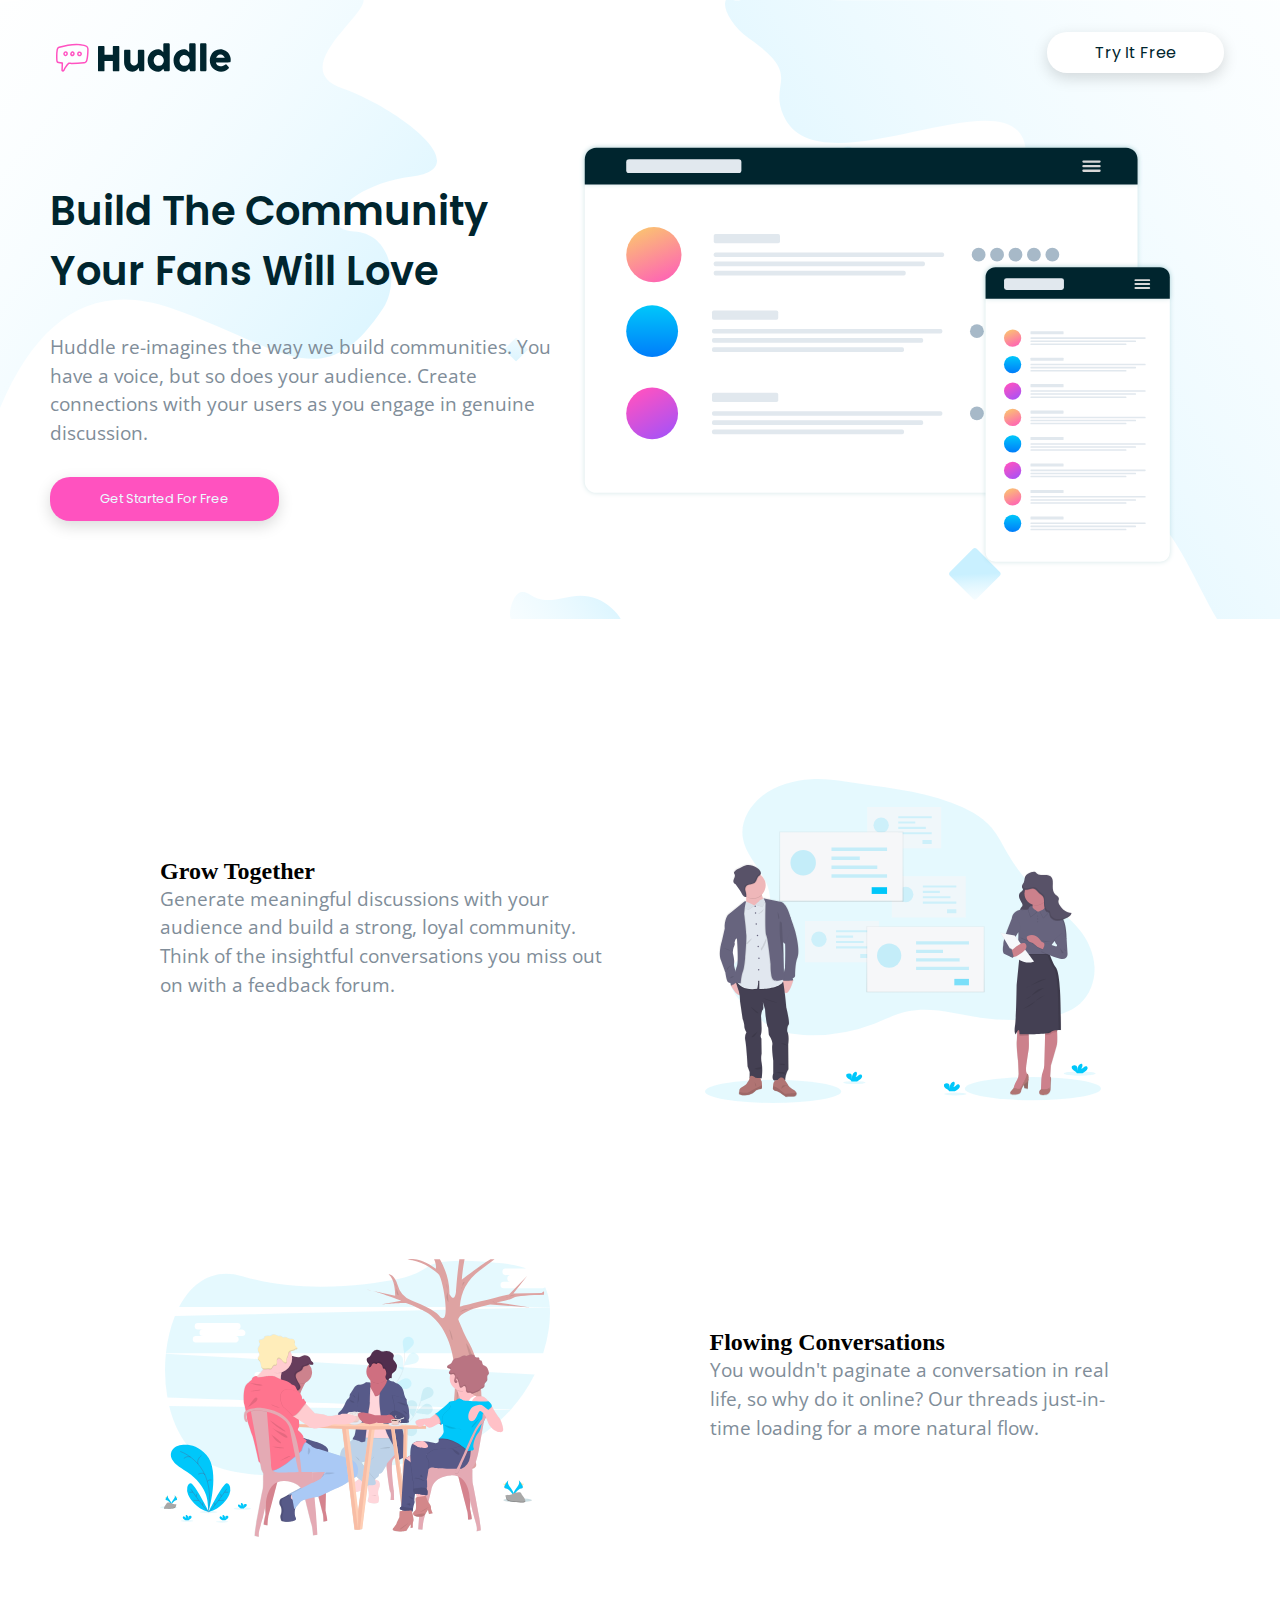
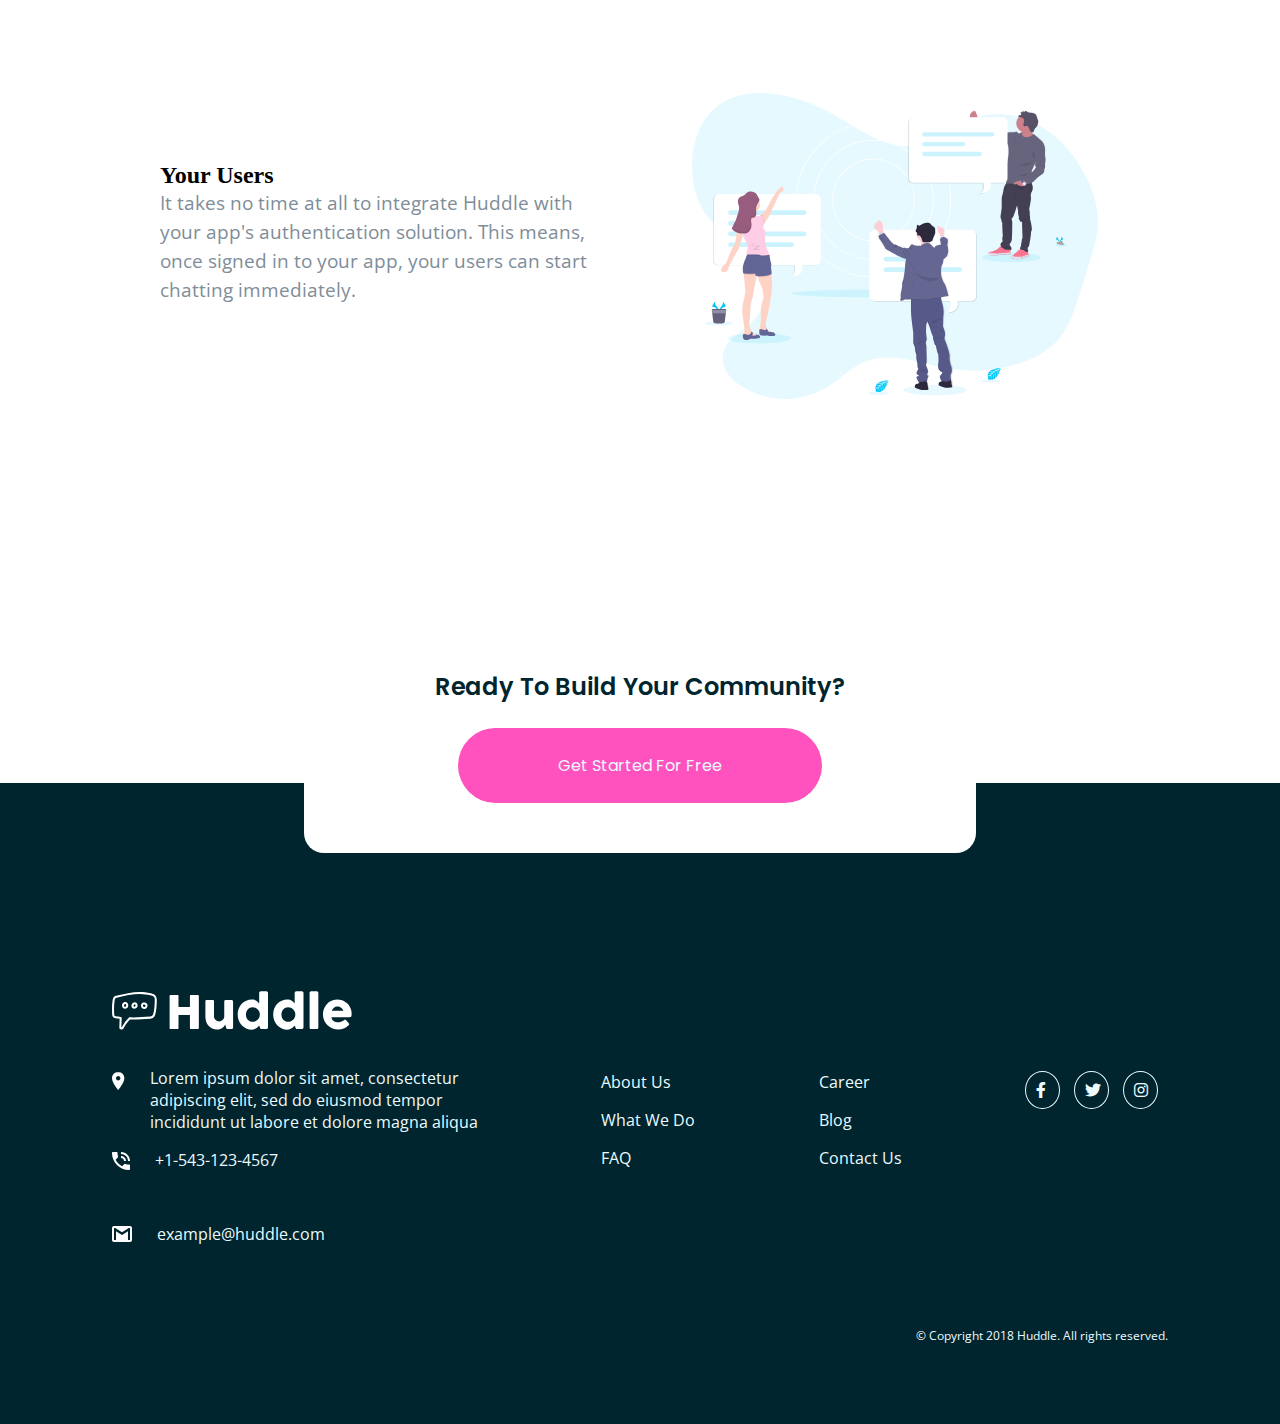
<file: index.html>
<!DOCTYPE html>
<html lang="en">
  <head>
    <meta charset="UTF-8" />
    <meta http-equiv="X-UA-Compatible" content="IE=edge" />
    <meta name="viewport" content="width=device-width, initial-scale=1.0" />
    <title>Huddle</title>
    <link rel="stylesheet" href="./style.css" />
    <link rel="icon" type="image/x-icon" href="./favicon-32x32.png" />
    <link
      rel="stylesheet"
      href="https://cdnjs.cloudflare.com/ajax/libs/font-awesome/6.0.0/css/all.min.css"
    />
  </head>

  <body>
    <header>
      <div class="header-top">
        <img src="logo.svg" alt="huddle-logo" />
        <button>Try It Free</button>
      </div>

      <section class="first-section">
        <div class="first-section__left">
          <h1>Build The Community<br />Your Fans Will Love</h1>
          <p>
            Huddle re-imagines the way we build communities. You have a voice,
            but so does your audience. Create connections with your users as you
            engage in genuine discussion.
          </p>
          <button class="get-started">Get Started For Free</button>
        </div>
        <div class="first-section__right">
          <img src="illustration-mockups.svg" alt="illustration-mockups" />
        </div>
      </section>
    </header>

    <main>
      <section class="second-section">
        <div class="second-section__left">
          <h2>Grow Together</h2>
          <p>
            Generate meaningful discussions with your audience and build a
            strong, loyal community. Think of the insightful conversations you
            miss out on with a feedback forum.
          </p>
        </div>
        <div class="second-section__right">
          <img
            src="illustration-grow-together.svg"
            alt="illustration-grow-together"
          />
        </div>
      </section>

      <section class="third-section">
        <div class="third-section__left">
          <img
            src="illustration-flowing-conversation.svg"
            alt="illustration-engage-community"
          />
        </div>
        <div class="third-section__right">
          <h2>Flowing Conversations</h2>
          <p>
            You wouldn't paginate a conversation in real life, so why do it
            online? Our threads just-in-time loading for a more natural flow.
          </p>
        </div>
      </section>

      <section class="fourth-section">
        <div class="fourth-section__left">
          <h2>Your Users</h2>
          <p>
            It takes no time at all to integrate Huddle with your app's
            authentication solution. This means, once signed in to your app,
            your users can start chatting immediately.
          </p>
        </div>
        <div class="fourth-section__right">
          <img
            src="./illustration-your-users.svg"
            alt="illustration-get-started"
          />
        </div>
      </section>

      <section class="build">
        <h3>Ready To Build Your Community?</h3>
        <button>Get Started For Free</button>
      </section>
    </main>
    <footer>
      <div class="footer-contents">
        <div class="footer__left">
          <img src="logo.svg" alt="huddle-logo" class="huddle-logo" />
          <div class="location">
            <div>
              <img src="icon-location.svg" alt="location-icon" />
            </div>
            <div>
              Lorem ipsum dolor sit amet, consectetur<br />adipiscing elit, sed
              do eiusmod tempor<br />incididunt ut labore et dolore magna aliqua
            </div>
          </div>
          <div class="call">
            <div><img src="icon-phone.svg" alt="call-icon" /></div>
            <div>+1-543-123-4567</div>
          </div>
          <div class="email">
            <div><img src="icon-email.svg" alt="email-icon" /></div>
            <div>example@huddle.com</div>
          </div>
        </div>
        <div class="details-list">
          <ul>
            <li><a href="https://example.com">About Us</a></li>
            <li><a href="https://example.com">What We Do</a></li>
            <li><a href="https://example.com">FAQ</a></li>
          </ul>
        </div>
        <div class="details-list">
          <ul>
            <li><a href="https://example.com">Career</a></li>
            <li><a href="https://example.com">Blog</a></li>
            <li><a href="https://example.com">Contact Us</a></li>
          </ul>
        </div>
        <div class="social-media">
          <i class="fab fa-facebook-f"></i>
          <i class="fab fa-twitter"></i>
          <i class="fab fa-instagram"></i>
        </div>
      </div>
      <div class="copyright">
        &copy; Copyright 2018 Huddle. All rights reserved.
      </div>
    </footer>
  </body>
</html>
</file>
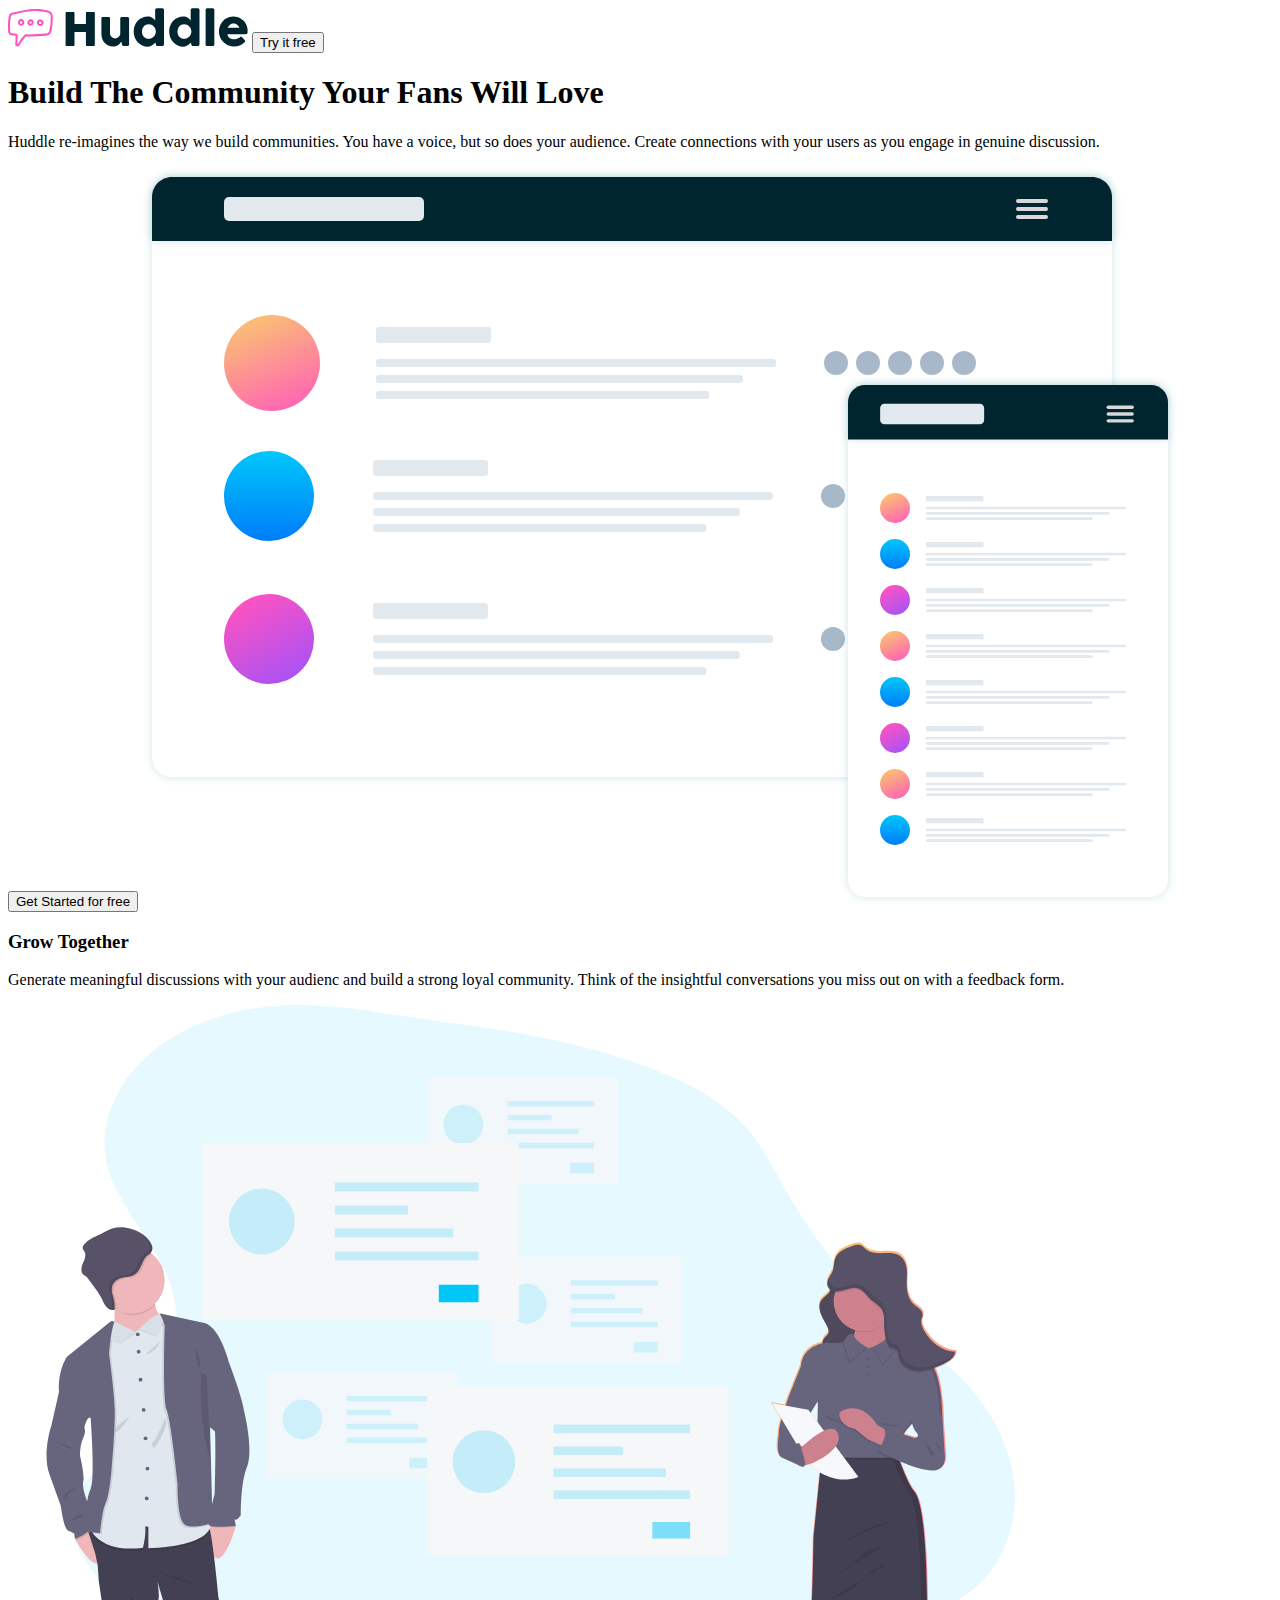
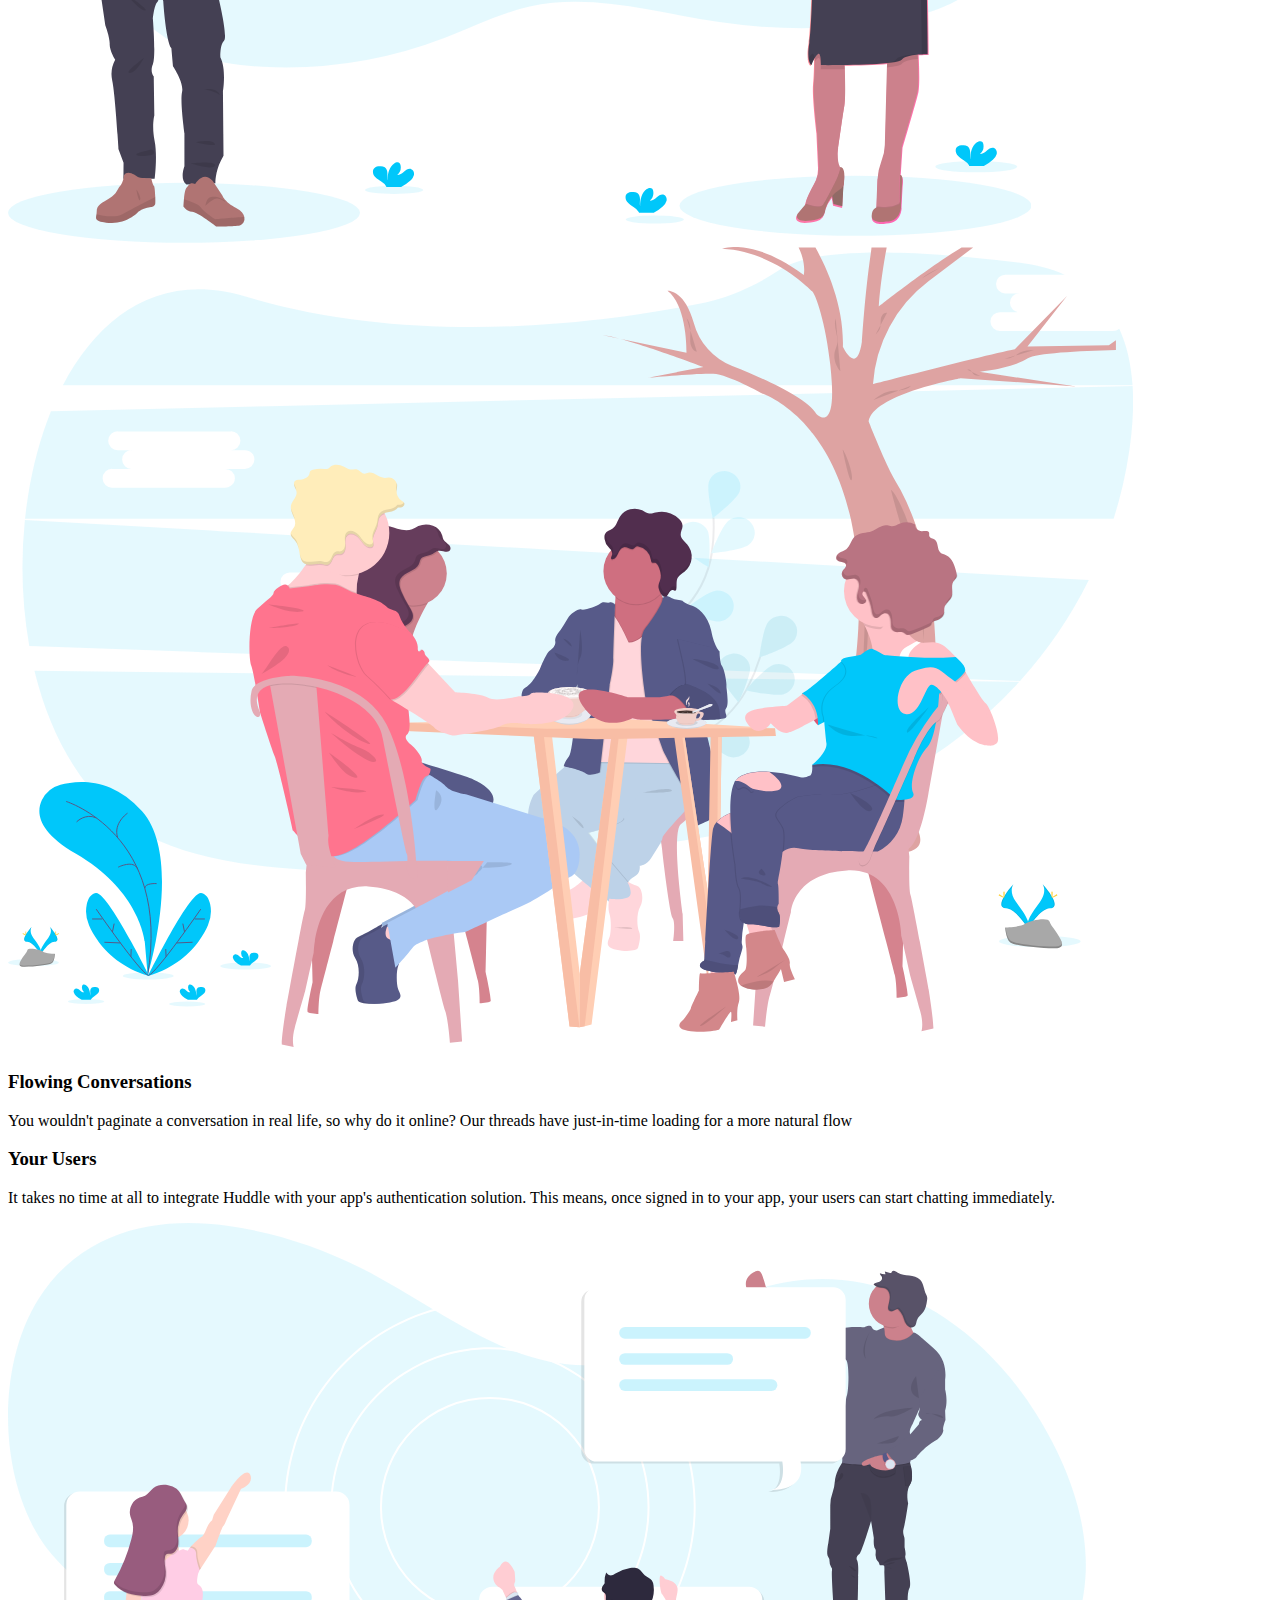
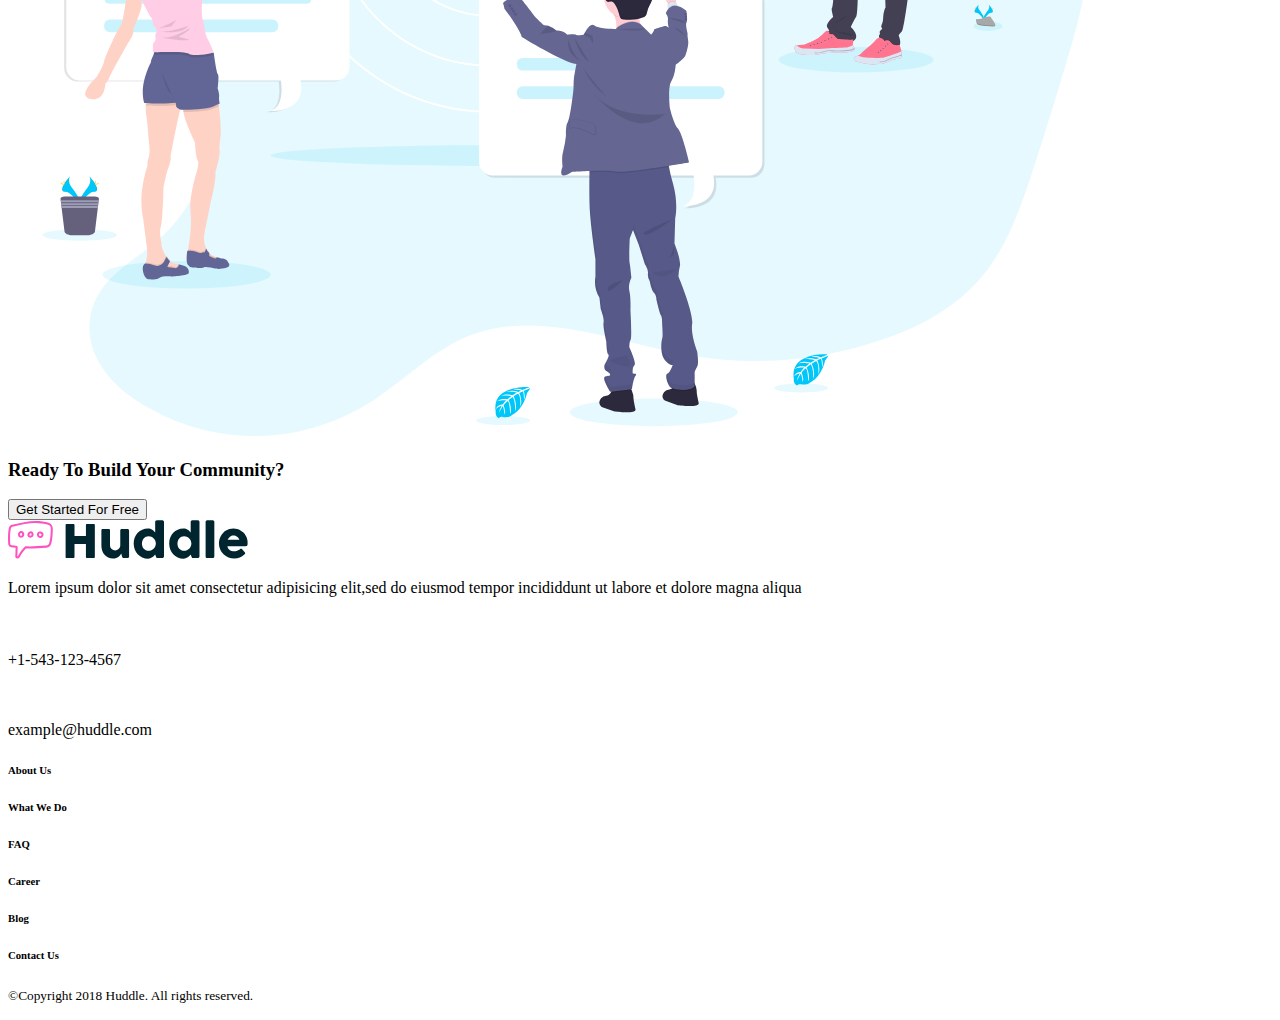
<file: main.html>
<!DOCTYPE html>
<html lang="en">
  <head>
    <meta charset="UTF-8" />
    <meta http-equiv="X-UA-Compatible" content="IE=edge" />
    <meta name="viewport" content="width=device-width, initial-scale=1.0" />
    <title>Huddle</title>
    <link rel="icon" type="image/x-icon" href="./favicon-32x32.png" />
  </head>
  <body>
    <header>
      <svg width="240" height="39" xmlns="http://www.w3.org/2000/svg">
        <g fill-rule="nonzero" fill="none">
          <path
            d="M27.967.879C20.242.875 12.182 2.615 4.047 4.872c-1.033.208-2.041.884-2.574 1.72C.983 7.38.805 8.171.652 9c-.79 4.428-.694 8.776-.53 13.594.036 1.103.2 2.41.715 3.205.538.803 1.46 1.313 2.561 1.48a95.99 95.99 0 0 0 4.232.525l-.312 8.698c-.048.692.29 1.267.71 1.598.376.286.795.413 1.225.445.86.065 1.869-.303 2.37-1.257 2.195-4.224 3.572-6.089 6.317-8.895 7.158.176 13.407-.222 20.482-.745 2.501-.065 4.218-2.11 4.672-3.743 1.357-4.232 1.568-9.456 1.712-14.737.061-2.093-.665-4.148-1.95-5.234-1.222-.991-2.702-1.35-4.058-1.718C35.031 1.363 31.263.905 27.967.879zm10.29 3.31c1.358.369 2.555.724 3.31 1.337 1.26 1.339 1.218 2.23 1.2 3.675-.142 5.122-.388 10.093-1.544 13.86-.498 1.405-1.366 2.405-3.006 2.556-7.208.533-13.462.945-20.707.739a1.032 1.032 0 0 0-.763.302c-3.044 3.074-4.601 5.21-6.921 9.676-.054.102-.171.164-.315.175-.097-.005-.136-.08-.142-.148l.314-9.432c.019-.509-.401-.995-.907-1.05a95.48 95.48 0 0 1-5.06-.62c-.726-.111-.994-.31-1.193-.606-.346-.825-.338-1.335-.365-2.128-.162-4.775-.242-8.948.491-13.1.068-.614.298-1.242.542-1.767.404-.632 1.023-.725 1.644-.897 7.956-2.197 15.74-3.84 23.068-3.845 3.592.13 7.364.49 10.354 1.273zm-27.479 8.09c-1.096 1.313-.987 3.096-.14 4.29.442.625 1.132 1.128 1.972 1.242 1.091.09 1.783-.352 2.53-.86 1.353-1.176 1.49-3.228.461-4.71-.524-.755-1.362-1.208-2.218-1.24-1.172.012-1.968.535-2.605 1.277zm11.856-1.072c-1.092.035-1.975.791-2.514 1.607-.617.933-.977 2.101-.478 3.246.96 2.203 4.277 2.176 5.6-.063.61-1.032.454-2.205 0-3.056-.452-.85-1.136-1.543-2.131-1.702a2.494 2.494 0 0 0-.477-.032zm9.625.207c-.34-.008-.69.024-1.018.111-1.312.35-2.429 1.704-2.26 3.437.086.872.487 1.722 1.21 2.308.723.585 1.773.847 2.88.62 1.272-.26 2.06-1.285 2.323-2.275.263-.99.197-1.999-.414-2.817a3.47 3.47 0 0 0-2.72-1.384zm-18.965 1.623c.245.002.438.08.637.366.445.642.321 1.615-.128 2.005-.447.39-.726.424-.922.398-.196-.027-.395-.162-.573-.414-.34-.48-.44-1.256.007-1.81.238-.316.675-.513.98-.545zm9.483.223c.038.006.464.253.668.636.204.383.242.739.048 1.066-.577.976-1.804.712-1.99.287-.07-.162-.017-.813.32-1.32.335-.509.757-.7.954-.67zm10.564.748c.062.083.213.64.096 1.082-.118.442-.31.715-.78.811-.602.124-.94 0-1.193-.207-.254-.205-.425-.552-.462-.923-.09-.92.24-1.133.764-1.273.61-.15 1.3.112 1.575.51z"
            fill="#FF52C1"
          />
          <path
            d="M57.61 4.996c.016-.26.111-.494.287-.701a.875.875 0 0 1 .701-.31h6.826c.23 0 .467.096.712.287a.883.883 0 0 1 .368.724v10.893h11.421V4.996c0-.276.096-.513.287-.712.192-.2.44-.3.747-.3h6.734c.306 0 .574.077.804.23.23.154.345.399.345.736V37.1c0 .337-.1.59-.3.758-.198.169-.459.253-.78.253h-6.803c-.306 0-.555-.084-.747-.253-.191-.168-.287-.42-.287-.758V24.047H66.504V37.1c0 .322-.104.57-.31.747-.207.176-.487.264-.84.264h-6.756c-.643 0-.972-.299-.988-.896V4.996zm62.875 32.725c-.199.168-.41.275-.632.321a3.123 3.123 0 0 1-.631.07h-3.47c-.276 0-.514-.05-.713-.15-.2-.1-.368-.234-.506-.402a2.384 2.384 0 0 1-.344-.575 4.884 4.884 0 0 1-.23-.666l-.712-2.942c-.23.475-.563 1.015-1 1.62a8.495 8.495 0 0 1-1.666 1.7c-.674.53-1.479.974-2.413 1.334-.935.36-2.007.54-3.218.54-1.746 0-3.332-.337-4.757-1.011a10.904 10.904 0 0 1-3.642-2.758c-1.003-1.164-1.781-2.524-2.332-4.08-.552-1.554-.828-3.213-.828-4.974V10.695c0-.582.127-1.022.38-1.321.252-.299.654-.448 1.206-.448h5.308c.66 0 1.111.11 1.356.333.245.222.368.655.368 1.298v14.96c0 .66.15 1.284.448 1.874.299.59.693 1.11 1.184 1.562.49.452 1.045.809 1.666 1.069.62.26 1.252.39 1.896.39.551 0 1.122-.13 1.712-.39a6.361 6.361 0 0 0 1.631-1.046c.498-.436.908-.95 1.23-1.54.322-.59.482-1.214.482-1.872V10.626c0-.26.05-.52.15-.781.1-.26.249-.46.448-.598.199-.122.387-.206.563-.252.176-.046.38-.07.609-.07h5.194c.658 0 1.133.162 1.424.483.291.322.437.751.437 1.287v25.716c0 .29-.065.559-.195.804s-.31.437-.54.574l.137-.068zm26.681-3.172c-.414.414-.87.858-1.367 1.333-.498.475-1.046.92-1.643 1.333a9.3 9.3 0 0 1-1.93 1.023 6.097 6.097 0 0 1-2.23.402c-2.083 0-4.002-.39-5.757-1.172a13.777 13.777 0 0 1-4.527-3.206c-1.264-1.356-2.252-2.953-2.964-4.792-.713-1.838-1.069-3.814-1.069-5.929 0-2.13.356-4.11 1.069-5.94.712-1.83 1.7-3.424 2.964-4.78a13.635 13.635 0 0 1 4.527-3.194c1.755-.774 3.674-1.161 5.757-1.161.843 0 1.613.123 2.31.368a8.51 8.51 0 0 1 1.907.942c.575.383 1.103.816 1.586 1.298.482.483.938.954 1.367 1.414V1.985c0-.49.15-.903.448-1.24.299-.338.747-.506 1.345-.506h5.17c.2 0 .41.042.632.126.222.085.425.203.61.357.183.153.332.337.447.551.115.215.173.452.173.712v34.357c0 1.18-.62 1.77-1.862 1.77h-4.504c-.306 0-.544-.04-.712-.116a1.13 1.13 0 0 1-.426-.333 2.319 2.319 0 0 1-.31-.551 17.13 17.13 0 0 0-.344-.77l-.667-1.793zm-13.214-11.008a8.39 8.39 0 0 0 .471 2.839c.314.88.762 1.643 1.345 2.286a6.384 6.384 0 0 0 2.102 1.528c.82.376 1.728.563 2.724.563.98 0 1.903-.176 2.769-.528a7.058 7.058 0 0 0 2.263-1.46 7.256 7.256 0 0 0 1.552-2.194c.39-.843.609-1.747.655-2.712v-.322a7.26 7.26 0 0 0-.552-2.803 7.427 7.427 0 0 0-1.528-2.344 7.242 7.242 0 0 0-2.298-1.597 6.977 6.977 0 0 0-2.861-.586c-.996 0-1.904.195-2.724.586-.82.39-1.52.923-2.102 1.597a7.236 7.236 0 0 0-1.345 2.344 8.35 8.35 0 0 0-.47 2.803zm48.72 11.008c-.414.414-.87.858-1.368 1.333-.498.475-1.046.92-1.643 1.333a9.3 9.3 0 0 1-1.93 1.023 6.097 6.097 0 0 1-2.23.402c-2.083 0-4.002-.39-5.756-1.172a13.777 13.777 0 0 1-4.528-3.206c-1.263-1.356-2.252-2.953-2.964-4.792-.712-1.838-1.069-3.814-1.069-5.929 0-2.13.357-4.11 1.069-5.94s1.7-3.424 2.964-4.78a13.635 13.635 0 0 1 4.528-3.194c1.754-.774 3.673-1.161 5.756-1.161.843 0 1.613.123 2.31.368a8.51 8.51 0 0 1 1.907.942c.575.383 1.103.816 1.586 1.298.483.483.938.954 1.367 1.414V1.985c0-.49.15-.903.448-1.24.3-.338.747-.506 1.345-.506h5.17c.2 0 .41.042.632.126.223.085.426.203.61.357.183.153.333.337.448.551.114.215.172.452.172.712v34.357c0 1.18-.62 1.77-1.862 1.77h-4.504c-.306 0-.544-.04-.712-.116a1.13 1.13 0 0 1-.425-.333 2.319 2.319 0 0 1-.31-.551 17.13 17.13 0 0 0-.345-.77l-.667-1.793zm-13.215-11.008a8.39 8.39 0 0 0 .471 2.839c.315.88.763 1.643 1.345 2.286a6.384 6.384 0 0 0 2.103 1.528c.82.376 1.727.563 2.723.563.98 0 1.903-.176 2.769-.528a7.058 7.058 0 0 0 2.264-1.46 7.256 7.256 0 0 0 1.55-2.194c.391-.843.61-1.747.656-2.712v-.322a7.26 7.26 0 0 0-.552-2.803 7.427 7.427 0 0 0-1.528-2.344 7.242 7.242 0 0 0-2.298-1.597 6.977 6.977 0 0 0-2.861-.586c-.996 0-1.904.195-2.723.586-.82.39-1.521.923-2.103 1.597a7.236 7.236 0 0 0-1.345 2.344 8.35 8.35 0 0 0-.47 2.803zM197.61 2.008c0-.49.122-.903.367-1.24.246-.338.667-.506 1.264-.506h5.63c.154 0 .315.042.483.126a1.7 1.7 0 0 1 .471.357c.146.153.268.337.368.551.1.215.15.452.15.712v34.334c0 .582-.165 1.022-.495 1.321-.329.299-.754.448-1.275.448h-5.332c-.597 0-1.018-.15-1.264-.448-.245-.299-.367-.74-.367-1.321V2.008zm38.7 32.61a15.31 15.31 0 0 1-4.55 2.907 13.87 13.87 0 0 1-5.355 1.046c-2.1 0-4.083-.383-5.952-1.15a15.494 15.494 0 0 1-4.918-3.182 15.273 15.273 0 0 1-3.355-4.792c-.828-1.838-1.241-3.837-1.241-5.998 0-1.348.164-2.654.494-3.918a15.45 15.45 0 0 1 1.402-3.55 15.055 15.055 0 0 1 2.206-3.045 13.957 13.957 0 0 1 2.907-2.379 14.327 14.327 0 0 1 3.493-1.54 14.084 14.084 0 0 1 3.975-.551c1.272 0 2.505.169 3.7.506 1.195.337 2.318.812 3.367 1.424 1.05.613 2.01 1.349 2.884 2.207a14.896 14.896 0 0 1 2.252 2.815 13.58 13.58 0 0 1 1.46 3.263c.344 1.157.517 2.348.517 3.573 0 .797-.012 1.448-.035 1.954-.023.505-.142.908-.356 1.206-.215.3-.57.506-1.069.62-.498.116-1.23.173-2.194.173h-16.546c.153.98.463 1.8.93 2.46a5.842 5.842 0 0 0 1.62 1.573c.613.391 1.264.67 1.954.84a8.24 8.24 0 0 0 1.953.252c.552 0 1.118-.058 1.7-.172a12.179 12.179 0 0 0 1.69-.46 9.557 9.557 0 0 0 1.493-.667c.452-.252.816-.517 1.092-.792.245-.2.456-.349.632-.449.176-.1.364-.149.563-.149.2 0 .402.07.61.207a4.8 4.8 0 0 1 .7.597l2.436 2.758c.168.2.276.38.322.54.046.161.069.326.069.494 0 .307-.085.571-.253.793a2.89 2.89 0 0 1-.598.586zm-11.054-19.143c-.598 0-1.176.119-1.735.356a6.547 6.547 0 0 0-1.575.954c-.49.398-.93.85-1.321 1.356a8.315 8.315 0 0 0-.954 1.54h11.743a13.536 13.536 0 0 0-1.045-1.655 7.081 7.081 0 0 0-1.287-1.333 5.558 5.558 0 0 0-1.655-.896c-.62-.215-1.344-.322-2.171-.322z"
            fill="#00252E"
          />
        </g>
      </svg>
      <button type="submit">Try it free</button>
      <p><h1>Build The Community Your Fans Will Love</h1></p>
      <p>Huddle re-imagines the way we build communities. You have a voice, but so does your audience. Create connections with your users as you engage in genuine discussion.</p>
      <button>Get Started for free</button>
      <svg width="1035" height="739" xmlns="http://www.w3.org/2000/svg" xmlns:xlink="http://www.w3.org/1999/xlink"><defs><rect id="b" width="960" height="600" rx="20"/><filter x="-1.6%" y="-2.5%" width="103.1%" height="105%" filterUnits="objectBoundingBox" id="a"><feOffset in="SourceAlpha" result="shadowOffsetOuter1"/><feGaussianBlur stdDeviation="5" in="shadowOffsetOuter1" result="shadowBlurOuter1"/><feColorMatrix values="0 0 0 0 0 0 0 0 0 0.145098039 0 0 0 0 0.180392157 0 0 0 0.181838768 0" in="shadowBlurOuter1"/></filter><path d="M20 0h920c11.046 0 20 8.954 20 20v44H0V20C0 8.954 8.954 0 20 0z" id="d"/><filter x="-1.6%" y="-23.4%" width="103.1%" height="146.9%" filterUnits="objectBoundingBox" id="c"><feOffset in="SourceAlpha" result="shadowOffsetOuter1"/><feGaussianBlur stdDeviation="5" in="shadowOffsetOuter1" result="shadowBlurOuter1"/><feColorMatrix values="0 0 0 0 0 0 0 0 0 0.145098039 0 0 0 0 0.180392157 0 0 0 0.181838768 0" in="shadowBlurOuter1"/></filter><linearGradient x1="14.811%" y1="-22.362%" x2="75.996%" y2="119.406%" id="e"><stop stop-color="#FAD961" offset="0%"/><stop stop-color="#FF52C1" offset="100%"/></linearGradient><linearGradient x1="50%" y1="0%" x2="50%" y2="100%" id="f"><stop stop-color="#00C7FA" offset="0%"/><stop stop-color="#007DFA" offset="100%"/></linearGradient><linearGradient x1="28.973%" y1="0%" x2="90.2%" y2="111.244%" id="g"><stop stop-color="#FF52C1" offset="0%"/><stop stop-color="#9952FF" offset="100%"/></linearGradient><rect id="i" width="320" height="512" rx="17.067"/><filter x="-4.2%" y="-2.6%" width="108.4%" height="105.3%" filterUnits="objectBoundingBox" id="h"><feOffset in="SourceAlpha" result="shadowOffsetOuter1"/><feGaussianBlur stdDeviation="4.5" in="shadowOffsetOuter1" result="shadowBlurOuter1"/><feColorMatrix values="0 0 0 0 0 0 0 0 0 0.145098039 0 0 0 0 0.180392157 0 0 0 0.181838768 0" in="shadowBlurOuter1"/></filter><path d="M17.067 0h285.866C312.36 0 320 7.641 320 17.067v37.546H0V17.067C0 7.64 7.641 0 17.067 0z" id="k"/><filter x="-4.2%" y="-24.7%" width="108.4%" height="149.4%" filterUnits="objectBoundingBox" id="j"><feOffset in="SourceAlpha" result="shadowOffsetOuter1"/><feGaussianBlur stdDeviation="4.5" in="shadowOffsetOuter1" result="shadowBlurOuter1"/><feColorMatrix values="0 0 0 0 0 0 0 0 0 0.145098039 0 0 0 0 0.180392157 0 0 0 0.181838768 0" in="shadowBlurOuter1"/></filter></defs><g fill="none" fill-rule="evenodd"><g transform="translate(10 10)"><use fill="#000" filter="url(#a)" xlink:href="#b"/><use fill="#FFF" xlink:href="#b"/><use fill="#000" filter="url(#c)" xlink:href="#d"/><use fill="#00252E" xlink:href="#d"/><rect fill="#E1E8EE" x="72" y="20" width="200" height="24" rx="5"/><g transform="translate(864 22)" fill="#D8D8D8"><rect width="32" height="4" rx="2"/><rect y="8" width="32" height="4" rx="2"/><rect y="16" width="32" height="4" rx="2"/></g><g transform="translate(72 138)"><circle fill="url(#e)" cx="48" cy="48" r="48"/><g transform="translate(152 12)" fill="#E1E8EE"><rect width="115" height="16" rx="3"/><rect y="32" width="400" height="8" rx="3"/><rect y="48" width="366.667" height="8" rx="3"/><rect y="64" width="333.333" height="8" rx="3"/></g><g transform="translate(600 36)" fill="#A7B9C8"><circle cx="12" cy="12" r="12"/><circle cx="76" cy="12" r="12"/><circle cx="44" cy="12" r="12"/><circle cx="108" cy="12" r="12"/><circle cx="140" cy="12" r="12"/></g></g><g transform="translate(72 274)"><circle fill="url(#f)" cx="45" cy="45" r="45"/><g transform="translate(149 9)" fill="#E1E8EE"><rect width="115" height="16" rx="3"/><rect y="32" width="400" height="8" rx="3"/><rect y="48" width="366.667" height="8" rx="3"/><rect y="64" width="333.333" height="8" rx="3"/></g><g transform="translate(597 33)" fill="#A7B9C8"><circle cx="12" cy="12" r="12"/><circle cx="76" cy="12" r="12"/><circle cx="44" cy="12" r="12"/></g></g><g transform="translate(72 417)"><circle fill="url(#g)" cx="45" cy="45" r="45"/><g transform="translate(149 9)" fill="#E1E8EE"><rect width="115" height="16" rx="3"/><rect y="32" width="400" height="8" rx="3"/><rect y="48" width="366.667" height="8" rx="3"/><rect y="64" width="333.333" height="8" rx="3"/></g><g transform="translate(597 33)" fill="#A7B9C8"><circle cx="12" cy="12" r="12"/><circle cx="76" cy="12" r="12"/><circle cx="44" cy="12" r="12"/><circle cx="108" cy="12" r="12"/></g></g></g><g transform="translate(706 218)"><use fill="#000" filter="url(#h)" xlink:href="#i"/><use fill="#FFF" xlink:href="#i"/></g><g transform="translate(706 218)"><use fill="#000" filter="url(#j)" xlink:href="#k"/><use fill="#00252E" xlink:href="#k"/></g><g transform="translate(738.133 236.773)"><rect fill="#E1E8EE" width="104" height="20.48" rx="4.267"/><g transform="translate(226.427 1.707)" fill="#D8D8D8"><rect width="27.307" height="3.413" rx="1.707"/><rect y="6.827" width="27.307" height="3.413" rx="1.707"/><rect y="13.653" width="27.307" height="3.413" rx="1.707"/></g></g><g transform="translate(738 326)"><circle fill="url(#e)" cx="15" cy="15" r="15"/><g transform="translate(46 3)" fill="#E1E8EE"><rect width="57.5" height="5.333" rx=".92"/><rect y="10.667" width="200" height="2.667" rx=".92"/><rect y="16" width="183.333" height="2.667" rx=".92"/><rect y="21.333" width="166.667" height="2.667" rx=".92"/></g></g><g transform="translate(738 464)"><circle fill="url(#e)" cx="15" cy="15" r="15"/><g transform="translate(46 3)" fill="#E1E8EE"><rect width="57.5" height="5.333" rx=".92"/><rect y="10.667" width="200" height="2.667" rx=".92"/><rect y="16" width="183.333" height="2.667" rx=".92"/><rect y="21.333" width="166.667" height="2.667" rx=".92"/></g></g><g transform="translate(738 372)"><g transform="translate(46 3)" fill="#E1E8EE"><rect width="57.5" height="5.333" rx=".92"/><rect y="10.667" width="200" height="2.667" rx=".92"/><rect y="16" width="183.333" height="2.667" rx=".92"/><rect y="21.333" width="166.667" height="2.667" rx=".92"/></g><circle fill="url(#f)" cx="15" cy="15" r="15"/></g><g transform="translate(738 510)"><g transform="translate(46 3)" fill="#E1E8EE"><rect width="57.5" height="5.333" rx=".92"/><rect y="10.667" width="200" height="2.667" rx=".92"/><rect y="16" width="183.333" height="2.667" rx=".92"/><rect y="21.333" width="166.667" height="2.667" rx=".92"/></g><circle fill="url(#f)" cx="15" cy="15" r="15"/></g><g transform="translate(738 418)"><g transform="translate(46 3)" fill="#E1E8EE"><rect width="57.5" height="5.333" rx=".92"/><rect y="10.667" width="200" height="2.667" rx=".92"/><rect y="16" width="183.333" height="2.667" rx=".92"/><rect y="21.333" width="166.667" height="2.667" rx=".92"/></g><circle fill="url(#g)" cx="15" cy="15" r="15"/></g><g transform="translate(738 556)"><g transform="translate(46 3)" fill="#E1E8EE"><rect width="57.5" height="5.333" rx=".92"/><rect y="10.667" width="200" height="2.667" rx=".92"/><rect y="16" width="183.333" height="2.667" rx=".92"/><rect y="21.333" width="166.667" height="2.667" rx=".92"/></g><circle fill="url(#g)" cx="15" cy="15" r="15"/></g><g transform="translate(738 602)"><circle fill="url(#e)" cx="15" cy="15" r="15"/><g transform="translate(46 3)" fill="#E1E8EE"><rect width="57.5" height="5.333" rx=".92"/><rect y="10.667" width="200" height="2.667" rx=".92"/><rect y="16" width="183.333" height="2.667" rx=".92"/><rect y="21.333" width="166.667" height="2.667" rx=".92"/></g></g><g transform="translate(738 648)"><g transform="translate(46 3)" fill="#E1E8EE"><rect width="57.5" height="5.333" rx=".92"/><rect y="10.667" width="200" height="2.667" rx=".92"/><rect y="16" width="183.333" height="2.667" rx=".92"/><rect y="21.333" width="166.667" height="2.667" rx=".92"/></g><circle fill="url(#f)" cx="15" cy="15" r="15"/></g></g></svg>
    </header>
    <main>
      <div>
        <div>
          <h3>Grow Together</h3>
          <p>
            Generate meaningful discussions with your audienc and build a strong loyal community. Think of the insightful conversations you miss out on with a feedback form.
          </p>
          <svg data-name="Layer 1" xmlns="http://www.w3.org/2000/svg" xmlns:xlink="http://www.w3.org/1999/xlink" width="1023.46" height="837.84"><defs><linearGradient id="a" x1="352.43" y1="317.15" x2="352.43" y2="135.71" gradientUnits="userSpaceOnUse"><stop offset="0" stop-color="gray" stop-opacity=".25"/><stop offset=".54" stop-color="gray" stop-opacity=".12"/><stop offset="1" stop-color="gray" stop-opacity=".1"/></linearGradient><linearGradient id="b" x1="569.83" y1="551.49" x2="569.83" y2="380.82" xlink:href="#a"/><linearGradient id="c" x1="171.5" y1="319.2" x2="171.5" y2="319.02" xlink:href="#a"/><linearGradient id="d" x1="228.01" y1="853.75" x2="228.01" y2="250.26" xlink:href="#a"/><linearGradient id="e" x1="944.05" y1="849.94" x2="944.05" y2="268.42" xlink:href="#a"/></defs><ellipse cx="176" cy="807.85" rx="176" ry="29.99" fill="#00c7fa" opacity=".1"/><ellipse cx="847.47" cy="800.75" rx="176" ry="29.99" fill="#00c7fa" opacity=".1"/><path d="M274.41.46c-46 2.46-92.48 15.9-128.37 44.79-31.49 25.36-54.2 65.23-48.66 105.29 6.54 47.29 48.73 81.69 64.38 126.8 10.07 29 8.5 61 1.91 91-4.24 19.33-10.76 38.68-23.29 54-22.57 27.56-63.3 40.86-74.39 74.71-12.06 36.81 18.33 72.91 46.88 99.09 22.79 20.89 46.66 41.68 75.38 53.13 21 8.38 43.79 11.39 66.38 12.59a442.71 442.71 0 0 0 183-29.24c27.91-10.83 54.91-24.56 84.12-31.09 62.25-13.92 126.3 6.15 189.39 15.55a566.44 566.44 0 0 0 163.17.48c34.06-4.86 69.25-13.63 94.9-36.55 26-23.27 39-59.29 37.56-94.19s-16.16-68.5-37.84-95.9c-28-35.39-66.62-60.57-100.22-90.73a433.34 433.34 0 0 1-86.22-106.58c-13.2-23-24.43-47.41-41.53-67.66-26.67-31.56-65.35-50.33-104-64.83-89.16-33.4-181.64-40.2-274.6-54.96-29.05-4.63-58.52-7.24-87.95-5.7z" fill="#00c7fa" opacity=".1"/><g opacity=".7"><path fill="#f6f7f9" d="M258.54 367.11H449.5v106.71H258.54z"/><circle cx="294.49" cy="414.48" r="19.88" fill="#00c7fa" opacity=".2"/><path fill="#00c7fa" d="M338.61 390.92h86.62v5.45h-86.62zM338.61 404.81h44.13v5.45h-44.13zM338.61 418.7h71.37v5.45h-71.37zM338.61 432.59h86.62v5.45h-86.62zM401.27 452.64h23.97v10.53h-23.97z" opacity=".2"/><path fill="#f6f7f9" d="M419.31 72.2h190.96v106.71H419.31z"/><circle cx="455.27" cy="119.57" r="19.88" fill="#00c7fa" opacity=".2"/><path fill="#00c7fa" d="M499.39 96.01h86.62v5.45h-86.62zM499.39 109.9h44.13v5.45h-44.13zM499.39 123.79h71.37v5.45h-71.37zM499.39 137.69h86.62v5.45h-86.62zM562.04 157.73h23.97v10.53h-23.97z" opacity=".2"/><path fill="#f6f7f9" d="M482.87 251.36h190.96v106.71H482.87z"/><circle cx="518.82" cy="298.74" r="19.88" fill="#00c7fa" opacity=".2"/><path fill="#00c7fa" d="M562.95 275.18h86.62v5.45h-86.62zM562.95 289.07h44.13v5.45h-44.13zM562.95 302.96h71.37v5.45h-71.37zM562.95 316.85h86.62v5.45h-86.62zM625.6 336.9h23.97v10.53H625.6z" opacity=".2"/></g><path fill="url(#a)" d="M191.88 135.71h321.11v181.44H191.88z"/><path fill="#f6f7f9" d="M194.15 137.96h316.6v176.93h-316.6z"/><circle cx="253.75" cy="216.51" r="32.96" fill="#00c7fa" opacity=".2"/><path fill="#00c7fa" d="M326.92 177.44h143.62v9.03H326.92zM326.92 200.48h73.16v9.03h-73.16zM326.92 223.51h118.33v9.03H326.92zM326.92 246.54h143.62v9.03H326.92z" opacity=".2"/><path fill="#00c7fa" d="M430.79 279.78h39.74v17.46h-39.74z"/><path fill="url(#b)" d="M417.12 380.82h305.42v170.67H417.12z"/><path fill="#f6f7f9" d="M419.23 381.99h301.2v168.32h-301.2z"/><circle cx="475.94" cy="456.72" r="31.36" fill="#00c7fa" opacity=".2"/><path fill="#00c7fa" d="M545.54 419.55h136.63v8.59H545.54zM545.54 441.47h69.6v8.59h-69.6zM545.54 463.38h112.57v8.59H545.54zM545.54 485.29h136.63v8.59H545.54z" opacity=".2"/><path fill="#00c7fa" d="M644.36 516.91h37.81v16.61h-37.81z" opacity=".5"/><path d="M171.13 319l.74.16a1 1 0 0 0-.74-.16z" transform="translate(-88.27 -31.08)" fill="url(#c)" opacity=".1"/><path d="M325.85 435.17c-2.21-14.84-15.69-49.46-15.69-49.46-.24-1-.5-2.06-.8-3.08-9.57-32.89-22.81-35.8-22.81-35.8l-47.43-10.11a3.54 3.54 0 0 1 1 .94l-.75.12a18.57 18.57 0 0 1-4.16-9c-.09-.49-.17-1-.23-1.52a33.35 33.35 0 0 0-2.72-50.16c-.49-.39-1-.76-1.52-1.13 2.24-2.37 2.31-5.68.64-9-3.74-7.77-11.86-12.68-20.22-15.07-6.38-1.83-13.3-2.42-19.62-.42-3.61 1.14-6.89 3.07-10.27 4.76-6.3 3.15-13.24 5.64-18 10.81-1.11 1.21-2.12 2.75-1.8 4.34.25 1.19 1.18 2.1 1.79 3.16 1.35 2.36 1 5.33.09 7.9s-2.29 5-2.94 7.6-.39 5.74 1.59 7.62a34.37 34.37 0 0 0 3 2.1 15.27 15.27 0 0 1 2.83 3.17l5.62 7.59a77.57 77.57 0 0 1 7 10.69c1.39 2.75 2.48 5.7 4.35 8.16a12.82 12.82 0 0 0 1.87 2c-.18-.07-.37-.13-.55-.21a8.51 8.51 0 0 0 6.28 2.41h.28a1.71 1.71 0 0 0 1.15-.47v1c.1 3.65.09 7.53-.17 11.17l-.44-.22a3.81 3.81 0 0 0-4.09.43l-43.69 35s-9.49 13-8.17 35.4l-7.65 33.62s-9.57 28.53-2.21 48.9 11.63 32 11.63 32 2.94 23.14 7.36 25 6.33 2.92 6.33 2.92l.88 5.53s.29.53.81 1.45c3.22 5.59 15.13 25.33 22.06 23.23a89.83 89.83 0 0 1 1.13 16.21l6.84 46s4.78 12.51 4.49 19.06 5.59 15.87 5.59 15.87a30.34 30.34 0 0 0-2.94 21.39c2.8 12.23 6.33 68.69 6.33 68.69l5.15 13.68-.15 16a15.34 15.34 0 0 1-3.16 7.1c-3.32 3.6-3.1 7.76-11 12.67s-13 6.76-13 13.31a17.27 17.27 0 0 1-.24 2.7c-.74 4.79-2.17 7.37 12.5 8.77 17.22 1.63 28.7-9.61 28.7-9.61s2.53-4.59 14.46-6.44c0 0 4.07-.22 4.3-3.83.08-1.24.06-3.62-.05-6.24-.19-5-.67-10.82-1.3-11.11-.79-.35-2.19-5.38-2.67-7.2h3.32s3.09-23.14 0-38.14-.29-25.61-.29-25.61l-.59-39.58s-4.17-4.23-.9-11.93 0-45.84 0-45.84 1.19-13.68 4.57-16.88.17-20.05 0-20.93l6 20.2s2.65 40.17 8.25 47.45l1.62 18.18s11.48 16.74 9.27 25.77 2.36 41.62 2.36 41.62v33.33s-5.16 13.39 2.06 18.19l3.11-.12c-1.06 1-1.82 2.39-3 3.62-1.38 1.42-2.16 6.82-2.6 11.46-.37 3.93-.49 7.31-.49 7.31s3.09 4.91 8.83 5.24 24.73 14.85 24.73 14.85 18.78 0 23.63-1l.29-.07a6.41 6.41 0 0 0 3.66-3 7.64 7.64 0 0 0 .89-5.5c-.61-2.87-2.88-6-7.93-8.69-12.59-6.65-14.46-12.87-14.46-12.87l-8.25-12.36h1.18s-.73-13.1 8.24-27.8l-.58-64.76s3.67-22.27-2.65-34.35c0 0-.52-12.81 3.71-16.74s-5.63-43.66-5.63-43.66-2-21.32-4.44-40.78c9.93 9.42 20.24-24.51 22-30.54h.26s-.05-.16-.12-.44.12-.43.12-.43c0-.05-2.2-7.85-.59-6.26s5.6-4.36 5.6-4.36-.59-32.46 6.33-48.82-3.12-56.15-3.12-56.15zm-29.59 20.65l.05-.09c1 19.82-.2 62.11-.2 62.11s-1.36 5.42-2.82 11.8l-1.05-40.18-1-37.84zm-126.73-13.66s5 62.58 0 71.6c-1.43 2.57-2.62 7.14-3.61 12.37-1.65-4.34-5.15-14.53-3.9-19.93 1.62-7-3.24-25.33-3.24-25.76s-.44-10.19 3.09-17.69 1.18-10.7 1.18-10.7 2.95-12.22 6.48-9.89z" transform="translate(-88.27 -31.08)" fill="url(#d)"/><path d="M93.44 552.02c-4.35 19.16-21.69-9.82-25.64-16.77l-.8-1.44 1.88-8.81 9.94-4.05a27.45 27.45 0 0 1 4.44 2.9c5.47 4.24 13.54 13.33 10.18 28.17zM227.94 520.66l-.11.43c0 .13-.09.28-.14.47-1.7 6-11.81 39.66-21.57 30.31-10.68-10.26-5.49-33.82-5.49-33.82h.1l22.47-2.3 4.45 4.58z" fill="#efb7b9"/><path d="M214.94 686.37l.57 64.28c-8.8 14.6-8.09 27.6-8.09 27.6l-29 1.15c-7.08-4.76-2-18.05-2-18.05v-33.09s-4.53-32.34-2.37-41.34-9.1-25.57-9.1-25.57l-1.58-18.05c-5.5-7.22-8.1-47.1-8.1-47.1l-5.91-20c.15.87 3.22 17.68 0 20.77s-4.48 16.76-4.48 16.76 3.18 37.85 0 45.5.86 12 .86 12l.59 39.29s-2.75 10.55.28 25.43 0 37.85 0 37.85h-31.2l.14-16-5.05-13.58s-3.47-56.05-6.21-68.18a30.44 30.44 0 0 1 2.88-21.24s-5.77-9.25-5.48-15.75-4.41-18.92-4.41-18.92l-6.72-45.65a88.55 88.55 0 0 0-3.32-26c-3.91-13-9.68-30.05-9.68-30.05l6.52.58 32.92 2.93s80-5.38 83.61-.91a14.93 14.93 0 0 1 1.52 4.66c3.59 16.15 8.34 66.71 8.34 66.71s9.68 39.44 5.52 43.34-3.64 16.61-3.64 16.61c6.2 11.92 2.59 34.02 2.59 34.02z" fill="#444053"/><path d="M147.29 798.14c-.23 3.58-4.23 3.8-4.23 3.8-11.7 1.84-14.18 6.4-14.18 6.4s-11.27 11.15-28.15 9.58c-14.39-1.38-13-4-12.26-8.7a17 17 0 0 0 .23-2.68c0-6.5 5-8.35 12.79-13.22s7.58-9 10.83-12.57 3.58-10.5 3.58-10.5c3.68-6.4 13 1 13 1 .43 2.27 14.3 2 14.3 2s1.84 7.37 2.78 7.8c.62.29 1.09 6.07 1.28 11 .09 2.5.1 4.87.03 6.09z" fill="#b07473"/><path d="M147.29 798.14c-.23 3.58-4.23 3.8-4.23 3.8-11.7 1.84-14.18 6.4-14.18 6.4s-11.27 11.15-28.15 9.58c-14.39-1.38-13-4-12.26-8.7 6.43 1.6 18.73 3.82 25.91-.08 10-5.42 17.13-9.21 17.13-9.21l15.73-8.01c.11 2.63.12 5 .05 6.22z" opacity=".1"/><path d="M235.47 817.43a6.28 6.28 0 0 1-3.6 3 1.43 1.43 0 0 1-.28.07c-4.77 1-23.19 1-23.19 1s-18.67-14.46-24.27-14.79-8.67-5.2-8.67-5.2.11-3.36.47-7.26c.44-4.61 1.21-10 2.56-11.38 2.5-2.6 3-6.17 8.67-3.9 0 0 8-14.11 17.44-3.21l9.76 14.81s1.84 6.17 14.2 12.78c4.95 2.65 7.18 5.77 7.77 8.62a7.63 7.63 0 0 1-.86 5.46z" fill="#b07473"/><path d="M235.47 817.43c-1.1.93-2.33 1.93-3.6 3a1.43 1.43 0 0 1-.28.07c-4.77 1-23.19 1-23.19 1s-18.67-14.46-24.27-14.79-8.67-5.2-8.67-5.2.11-3.36.47-7.26c5.73 1.72 14.43 4.75 16.76 8 3.57 5 14.42 11.91 14.42 11.91s20.23-1.94 29.22-2.21a7.63 7.63 0 0 1-.86 5.48z" opacity=".1"/><path d="M156.73 313.28l-26.66 28.17s-32.29-2.38-26.65-11.92c2.87-4.85 3.32-15 3.07-23.86-.24-8.53-1.12-15.79-1.12-15.79s45.29-22.54 41.82-1.52a34.87 34.87 0 0 0-.13 12c1.97 10.62 9.67 12.92 9.67 12.92z" fill="#efb7b9"/><path d="M147.18 288.36a34.87 34.87 0 0 0-.13 12 33.24 33.24 0 0 1-23.7 9.89c-6.16 0-12.75-5-17.7-7.95-.24-8.53-.29-12.42-.29-12.42s45.29-22.54 41.82-1.52z" opacity=".1"/><path d="M156.73 275.14a33.38 33.38 0 1 1-12.56-26.08 33.38 33.38 0 0 1 12.56 26.08z" fill="#efb7b9"/><path d="M202.12 525.61c-8.31 19.78-61.77 20.19-61.77 20.19v-21.56l-3.24-.21c1.4 6.17-2 21.23-2 21.23-42.25 6-52.54-18.09-52.54-18.09l1.46-8.24 32.92 2.93s80-5.38 83.61-.91a14.93 14.93 0 0 1 1.56 4.66z" opacity=".1"/><path d="M140.35 543.2v-21.57l-3.24-.2c1.4 6.17-2 21.23-2 21.23-31.79 4.48-45.5-8-50.33-14.5a19.65 19.65 0 0 1-2.21-3.6l12.89-72.59 3-106.83 4.65-18.74 1.08-9v-.1l.11.05 3.28 1.41 19.68 8.5 22.47-16.87.33-.25 1.11-.84 1.85 1.49 4.59 3.68 14.74 95.14s25.56 73.26 30.3 102.83c.19 1.18.35 2.28.47 3.31 3.11 26.95-62.77 27.45-62.77 27.45z" fill="#e1e7ef"/><circle cx="129.73" cy="329.32" r="1.9" fill="#67647e"/><circle cx="130.61" cy="346.65" r="1.9" fill="#67647e"/><circle cx="132.5" cy="374.72" r="1.9" fill="#67647e"/><circle cx="135.65" cy="404.94" r="1.9" fill="#67647e"/><circle cx="137.54" cy="433.33" r="1.9" fill="#67647e"/><circle cx="139.44" cy="463.56" r="1.9" fill="#67647e"/><circle cx="138.68" cy="493.47" r="1.9" fill="#67647e"/><path d="M105.53 462.53s-2.12 27.8-6 35.88-5.64 30.77-5.64 30.77l-9-1a19.65 19.65 0 0 1-2.21-3.6l12.89-72.59 3-106.83 4.65-18.74 1.08-9a.26.26 0 0 1 .12-.05 3.65 3.65 0 0 1 3.22.05l.44.22c-.13.37-.26.75-.38 1.14-3.52 11.05-4.84 31.43-4.84 31.43s5.06 37.27 5.63 54.61-2.96 57.71-2.96 57.71z" opacity=".1"/><path d="M83.26 523.85a6 6 0 0 1-.34.67c-3.51 5.93-12.41 9.7-15.12 10.73l-.8-1.44 1.88-8.81 9.94-4.05a27.45 27.45 0 0 1 4.44 2.9z" opacity=".1"/><path d="M59.2 381.98l-8.23 4.94-7.52 33.37s-9.39 28.32-2.16 48.54 11.44 31.75 11.44 31.75 2.89 23 7.22 24.85 6.22 2.89 6.22 2.89l.86 5.49s11.76-4 15.92-11-3.06-24.51-3.06-24.51-6.21-14.88-4.62-21.81-3.18-25.14-3.18-25.57-.43-10.12 3-17.56 1.16-10.61 1.16-10.61l-2.17-21.24z" fill="#67647e"/><path d="M202.8 519.36s-21.81 8.24-28.75 1-6.21-41-6.21-41-6.64-62.41-10.84-72.66-2-84.23-2-84.23-2.84-9.55-5.27-12.08a2.47 2.47 0 0 0-.52-.43l.85.18 3 .65 4.59 3.68 14.74 95.14s25.56 73.26 30.3 102.83z" opacity=".1"/><path d="M227.94 521.53h-.25c-2.74.35-27 3.28-27.09-1.76a15.56 15.56 0 0 1 .1-1.75l22.47-2.3 4.45 4.58c.08.3.15.56.21.76z" opacity=".1"/><path d="M204.73 348.55l15.95 8.31s13.23 34.36 15.4 49.1c0 0 9.82 39.47 3 55.7s-6.21 48.46-6.21 48.46-3.9 5.92-5.49 4.33.58 6.21.58 6.21-27.23 3.62-27.36-1.74 6.25-30.92 6.25-30.92 1.73-60.82-.73-70.35-1.39-69.1-1.39-69.1z" fill="#67647e"/><path d="M157.15 413.33s-9 21.95-11.85 23.4.58 7.22.58 7.22 16.33-22.82 11.27-30.62zM151.81 336.32c.1-.42-10.7 10.59-13.58 12.23s10.5-.09 13.58-12.23zM121.73 411.59s-16.47 10.66-14.31 14.86 14.31-14.86 14.31-14.86zM151.66 567.04s14 9 35.83 11.27zM118 588.71s13 16.32 18.93 16.76S118 588.71 118 588.71zM136.2 652.71c-.58.29-7.37 14.73-14.3 15.17s14.3-15.17 14.3-15.17zM196.45 684.34s12.88-2.88 15.74 6.36c0 0-.86-2.89-15.74-6.36zM187.78 737.22s15.6-3.18 18.92 1.16-18.92-1.16-18.92-1.16zM143.62 744.59c0 .14-15.89 3.18-15.26 5.2s16.94 1.73 17.52-1.45a3 3 0 0 0-2.26-3.75zM182.58 758.31s26.1-3.18 24.46 2.31-24.46-2.31-24.46-2.31zM45.91 436.73c.15.43 17.19 2.74 19.5 8.23 0 0-16.75-7.8-19.35-7.8M69.89 481.37s-14.16 4.48-13.16 11.27-1.43-3.17 13.16-11.27zM63.29 515.75s5.16-7.08 10.07-5.78-10.07 5.78-10.07 5.78zM144.16 249.06a8.26 8.26 0 0 1-1.66 1.24c-4.11 2.38-5.21 6-7.18 10.27-1.8 3.87-3.79 8-7.44 10.16-4.7 2.83-10.9 1.79-15.79 4.27a12.31 12.31 0 0 0-6.54 12.08 35.56 35.56 0 0 0 1.4 5.53 39.91 39.91 0 0 1 1.49 12 1.55 1.55 0 0 1 0 .37 33.38 33.38 0 1 1 35.76-55.93z" opacity=".1"/><path d="M143.29 239.02c-3.67-7.71-11.64-12.58-19.84-15-6.26-1.81-13.05-2.4-19.26-.41-3.54 1.13-6.77 3-10.08 4.72-6.19 3.13-13 5.6-17.65 10.74-1.08 1.19-2.08 2.73-1.76 4.31.24 1.18 1.16 2.08 1.75 3.13 1.33 2.34 1 5.29.09 7.84s-2.24 4.93-2.88 7.55-.39 5.69 1.55 7.56a35.12 35.12 0 0 0 2.92 2.08 15.73 15.73 0 0 1 2.77 3.15l5.51 7.53a76 76 0 0 1 6.9 10.62c1.38 2.73 2.44 5.65 4.27 8.09s4.7 4.4 7.74 4.13a1.47 1.47 0 0 0 1.22-.58 1.53 1.53 0 0 0 .16-.77 39.36 39.36 0 0 0-1.49-12 35.56 35.56 0 0 1-1.4-5.53 12.32 12.32 0 0 1 6.54-12.08c4.9-2.47 11.1-1.43 15.8-4.26 3.65-2.21 5.64-6.3 7.44-10.17 2-4.23 3.07-7.89 7.18-10.27s4.55-6.33 2.52-10.38z" fill="#585268"/><path d="M128.34 784.5s5.08 6.5 3.78 10.18-3.78-10.18-3.78-10.18zM197.41 800.75s1.13-8.72 5.68-8.8 4.77-.47 8.24.86 6.72 3.41 5.69 3.73-6-5-11-2.29a36.44 36.44 0 0 0-8.61 6.5zM113.11 338.15l14.24-10s-20.91-12.36-23.4-10.62-4.2 17.34-4.2 17.34z" opacity=".1"/><path d="M113.05 337.5l14.3-10.24s-20.91-12.35-23.4-10.62-4.2 18.21-4.2 18.21z" fill="#e1e7ef"/><path d="M113.05 337.5l14.3-10.24s-20.91-12.35-23.4-10.62-4.2 18.21-4.2 18.21z" opacity=".03"/><path d="M106.31 316.76l-.43-.22a3.69 3.69 0 0 0-4 .42L59 351.75s-9.32 12.89-8 35.14l25.28 35.83s2.89-12.14 6.36-9.83c0 0 4.91 62.12 0 71.08s-7.08 42.47-7.08 42.47l16.61 1.88s1.73-22.68 5.63-30.77 6-35.89 6-35.89 3.51-40.39 2.93-57.74-5.63-54.6-5.63-54.6 1.41-21.84 5.21-32.56z" fill="#67647e"/><path d="M149.02 331.81l-17.81-6.6s22.69-24.84 25.51-11.06z" opacity=".1"/><path d="M149.02 330.92l-17.81-6.59s22.69-24.85 25.51-11.07z" fill="#e1e7ef"/><path d="M149.02 330.92l-17.81-6.59s22.69-24.85 25.51-11.07z" opacity=".03"/><path d="M148.45 309.81a1 1 0 0 1 .73.15z" opacity=".1"/><path d="M150.18 308.07l47.28 10.2s13 2.89 22.39 35.53-12.86 72.65-12.86 72.65l-4.91-4.17 2.46 95.35s-21.82 8.23-28.75 1-6.22-41-6.22-41-6.64-62.43-10.84-72.71-2-84.23-2-84.23-3.91-13.19-6.55-12.62z" fill="#67647e"/><path d="M193.41 368.83c-.67.62-1.44 29.47 1.45 51.43a280.14 280.14 0 0 0 8.19 39.58l-4.29-88s-3.33-4.92-5.35-3.01zM187.63 343.98c1.16.72 6.22 12.71 3.9 17.63s-3.9-17.63-3.9-17.63zM143.01 239.02a26 26 0 0 0-10.39-10.88 24.67 24.67 0 0 1 7.79 9.15c2 4.05 1.44 8.11-2.53 10.41s-5.21 6-7.17 10.27c-1.8 3.87-3.8 8-7.45 10.16-4.7 2.84-10.89 1.8-15.79 4.26a12.33 12.33 0 0 0-6.54 12.09 34.47 34.47 0 0 0 1.4 5.53 39.27 39.27 0 0 1 1.48 12 1.54 1.54 0 0 1-.15.77 1.47 1.47 0 0 1-1.22.58 7 7 0 0 1-3.56-.66 8.29 8.29 0 0 0 6.16 2.39 1.47 1.47 0 0 0 1.22-.58 1.64 1.64 0 0 0 .16-.77 39.67 39.67 0 0 0-1.49-12 34.47 34.47 0 0 1-1.4-5.53 12.32 12.32 0 0 1 6.54-12.08c4.9-2.47 11.09-1.43 15.79-4.26 3.65-2.21 5.65-6.3 7.45-10.17 2-4.23 3.06-7.89 7.17-10.27s4.55-6.36 2.53-10.41z" opacity=".1"/><ellipse cx="968.23" cy="761.73" rx="41" ry="5.63" fill="#00c7fa" opacity=".1"/><ellipse cx="646.82" cy="814.56" rx="29.14" ry="4" fill="#00c7fa" opacity=".1"/><ellipse cx="386.08" cy="784.91" rx="29.14" ry="4" fill="#00c7fa" opacity=".1"/><path d="M402.13 775.81a11.64 11.64 0 0 0 3.83-5.79c.5-2.29-.48-5.05-2.68-5.89-2.46-.94-5.09.77-7.08 2.49s-4.28 3.69-6.88 3.32a10.5 10.5 0 0 0 3.24-9.81 4.21 4.21 0 0 0-.9-2c-1.37-1.46-3.85-.83-5.48.32-5.2 3.65-6.65 10.72-6.68 17.07-.52-2.29-.08-4.68-.1-7s-.65-5-2.64-6.22a8 8 0 0 0-4-1c-2.33-.09-4.94.15-6.53 1.86-2 2.12-1.47 5.68.25 8s4.35 3.81 6.77 5.42a15 15 0 0 1 4.83 4.61 4.16 4.16 0 0 1 .36.83h14.66a41.24 41.24 0 0 0 9.03-6.21zM984.86 754.71a11.71 11.71 0 0 0 3.87-5.79c.5-2.29-.48-5-2.68-5.89-2.46-.94-5.09.77-7.08 2.49s-4.28 3.69-6.89 3.32a10.45 10.45 0 0 0 3.24-9.81 4 4 0 0 0-.9-2c-1.36-1.46-3.84-.83-5.47.32-5.2 3.65-6.65 10.72-6.68 17.07-.53-2.29-.08-4.68-.1-7s-.66-5-2.64-6.22a8 8 0 0 0-4-1c-2.34-.09-4.94.15-6.54 1.86-2 2.12-1.47 5.68.26 8s4.35 3.81 6.77 5.42a15 15 0 0 1 4.83 4.61 4.83 4.83 0 0 1 .36.83h14.65a41.06 41.06 0 0 0 9-6.21zM654.73 801.46a11.73 11.73 0 0 0 3.84-5.79c.49-2.3-.49-5-2.68-5.89-2.46-.94-5.09.76-7.08 2.49s-4.28 3.68-6.89 3.32a10.47 10.47 0 0 0 3.24-9.81 4.11 4.11 0 0 0-.9-2c-1.37-1.46-3.84-.83-5.48.32-5.2 3.66-6.65 10.72-6.68 17.08-.52-2.29-.08-4.68-.09-7s-.66-5-2.64-6.22a8.07 8.07 0 0 0-4-1c-2.34-.08-4.94.15-6.54 1.86-2 2.13-1.47 5.69.26 8s4.35 3.8 6.76 5.42a15 15 0 0 1 4.88 4.68 5.08 5.08 0 0 1 .36.82h14.64a40.73 40.73 0 0 0 9-6.28z" fill="#00c7fa"/><path d="M1036.86 376.24c-13.12-.26-24.7-9.56-31.26-20.84a21 21 0 0 1-3.16-8.92 10.52 10.52 0 0 1 .36-2.14 21 21 0 0 0 1-3.26 5.46 5.46 0 0 0 0-1.34v-.06c.32-2.42-1.1-4.75-2.88-6.42s-3.95-2.88-5.78-4.49c-5.64-4.95-7.35-12.89-7.46-20.45v-.4c.06-3.23.32-6.48.29-9.72a40.57 40.57 0 0 0-.24-5.51c-.54-4.58-2.28-9.24-5.88-12.16-9.39-7.61-25.18.31-34.89-6.89-2.37-1.75-4.28-4.36-7.14-5-2.17-.52-4.42.18-6.53.88-7.16 2.36-15.14 5.47-17.94 12.43-1.6 4-1.15 8.49-2.62 12.51-1 2.69-2.77 5-4.09 7.56a11.83 11.83 0 0 0-1.53 6.31 7.26 7.26 0 0 0 .47 3.36 8.46 8.46 0 0 0 2.32 3.31 11 11 0 0 1-1.4 2.22c-1.83 2.24-4.64 3.84-6.54 6-3.52 4.08-3.39 9.63-1.65 14.43s4.86 9.17 7 13.84c.93 2 1.68 4.3.71 6.32-.67 1.4-2.07 2.46-3.16 3.67a11.56 11.56 0 0 0-2.86 6.42c-21.43 4.89-21.44 22.1-21.44 22.1L869 419.14s-1.85 4.9-4 11.37l-13.7-2.45 9.46 15.94c-1.81 6.49-3.08 12.51-2.66 15.53 0 0-4.25 20 3.31 23.49l16.7 7.51a9.21 9.21 0 0 0 2.31 1l.68.3a1.77 1.77 0 0 0 1.56 0h.27a2.12 2.12 0 0 0 1-.14 1.8 1.8 0 0 0 .83-.91.36.36 0 0 0 0-.09l5-1.45 4.24 5c1.91 1.34 3.78 2.51 5.61 3.56l-6.52 65.2s-1.06 86.66-4.25 106.39c-1.19 7.31-1.2 12.29-.75 15.68l-.12.22c.79 5.57 2.84 6.67 2.84 6.67v-.08l.12.08a56.55 56.55 0 0 1 3.43-7.35v1.42c-.06 7.36-.29 17.65-1 24.34-1.3 11.38 3.31 49.08 3.31 49.08l1.59 34.3a31.72 31.72 0 0 1-3.9 16.7c-3.77 6.85-8.68 16.48-9 20.75a5.57 5.57 0 0 0 0 .7l-8.36 9.73s-3.2 4.93 4 6.92c3.87 1.08 10.56 0 15.92-1.27a10.64 10.64 0 0 0 8.26-10.35A36.61 36.61 0 0 1 912 824l1.35 7.89 9 2.23 1.15-21.63a9.47 9.47 0 0 0 .62-3.82c1.77-15.38-4.17-14-4.17-14a1 1 0 0 1 .29.54c-.1-.17-.2-.35-.29-.53-3.65-7.2-1.86-19-1.86-19s4.73-34.28 6.39-43.33c1.17-6.39.69-27.33.3-39.06 0-.49 0-1-.05-1.41 13.93-.18 31-.66 43-1.82v1.42l-2.22 81a44.53 44.53 0 0 1-3.09 15.06c0 .09-.08.18-.11.27a65.71 65.71 0 0 0-4.48 21.19l-1 25.74v.71c-1.79.69-4.61 2.68-4.69 8.45-.12 8.45 14.77 5.63 14.77 5.63 14.89 0 15-15.5 15-15.5s.48-14.21 1.18-23.72-2.24-7.41-2.24-7.41l-.22 27v.21-23.71l.23-3.44v-.1l.05-.73 1.85-27.9s13.71-46.5 15.84-55.42c1.51-6.33.88-25.43.38-36 0-.49 0-.95-.06-1.4 4.24-.38 8-.42 9.51-.42h.69s-.71-74.68-2.48-102.86-4.61-53.9-11.71-61.65c-4.28-4.68-10.25-19.14-14.31-29.85a150.17 150.17 0 0 0 26.25 8.6c22.46 4.7 19.39-14.8 19.39-14.8l-2.28-36.87h.15a187.27 187.27 0 0 0-2.48-28.83c-1.18-7.31-3-14.87-5.78-21 2.44-.93 4.84-2 7.2-3 6.1-2.69 13-6.51 13.86-13.09h-.3a9.16 9.16 0 0 0 .23-1.4zm-139.22 53.34c.06 3.81-.09 10.41-.31 17.72l-7.13-9.52 7.15-11.6zm95.56 19.31zm3 14.4l-11.88-3.82a53.63 53.63 0 0 1 7.34-9.08l1-1-.37.08.58-.52.34-.08-.55.52.65-.13a20.31 20.31 0 0 0 4.05 8.14c4.24 4.72-1.2 5.89-1.2 5.89z" transform="translate(-88.27 -31.08)" fill="url(#e)"/><path fill="#a27772" d="M835.72 774.95l-1.4 26.34-8.86-2.21-1.87-10.96 12.13-13.17z"/><path opacity=".1" d="M835.72 774.95l-1.4 26.34-8.86-2.21-1.87-10.96 12.13-13.17z"/><path d="M868.24 804.79l13.52 2.8 10-8.86v-24.95l.22-3.41v-.1l.05-.72 1.82-27.7s13.52-46.17 15.62-55c1.49-6.29.87-25.26.38-35.74-.2-4.3-.38-7.17-.38-7.17l-29.84-7.23-.63 23-2.18 80.4a44.36 44.36 0 0 1-3.06 14.95l-.1.27a65.28 65.28 0 0 0-4.33 21.07l-1 25.55v.71z" fill="#cc818c"/><path d="M892.02 769.56v.71l.05-.72zM868.24 804.79l13.52 2.8 10-8.86v-2.12a2.84 2.84 0 0 1-1.44 2.29l-.14.08a26.89 26.89 0 0 1-15.18 3l-5.28-.45a5.53 5.53 0 0 0-1.39.34v.71z" opacity=".1"/><path d="M890.21 799.68l.14-.08a2.83 2.83 0 0 0 1.45-2.48l.22-26.86s2.92-2.07 2.22 7.37-1.17 23.55-1.17 23.55-.11 15.39-14.8 15.39c0 0-14.69 2.79-14.58-5.6s6.07-8.74 6.07-8.74l5.27.46a27 27 0 0 0 15.18-3.01z" fill="#b07473"/><path d="M797.83 799.08c.35 6.06 18.18 2.56 18.18 2.56l12-23.31s10-7.7 5-14.46a10.28 10.28 0 0 1-.74-1.15v-.06c-.11-.18-.2-.36-.3-.55-3.6-7.14-1.83-18.85-1.83-18.85s4.66-34 6.3-43c1.15-6.35.68-27.14.29-38.78-.15-4.83-.29-8.09-.29-8.09l-29.62-7.92v8.83c-.06 7.3-.28 17.52-1 24.16-1.28 11.31 3.27 48.73 3.27 48.73l1.57 34.06a31.6 31.6 0 0 1-3.93 16.53c-3.72 6.8-8.56 16.37-8.9 20.61a4 4 0 0 0 0 .69z" fill="#cc818c"/><path d="M797.83 799.08c.35 6.06 18.18 2.56 18.18 2.56l12-23.31s10-7.7 5-14.46a10.28 10.28 0 0 1-.74-1.15c-.16 3.53-4 12.34-4 12.34s-9.91 19.83-13 24.37-16.85-.84-17.36-1a4 4 0 0 0-.08.65z" opacity=".1"/><path d="M831.95 762.09s5.86-1.36 4.12 13.91a9.85 9.85 0 0 1-4.65 8.73c-4.19 2.64-10.67 8.31-13.94 19.34a10.56 10.56 0 0 1-8.14 10.29c-5.29 1.23-11.89 2.32-15.71 1.25-7.11-2-4-6.87-4-6.87l8.16-9.68s14.22 5.6 17.37 1.05 13-24.37 13-24.37 5.57-12.37 3.79-13.65z" fill="#b07473"/><path d="M879.67 639.48l-.63 23c8-.77 13.64-1.85 14.62-3.36 2.09-3.25 9.73-4.63 16.23-5.19-.2-4.3-.38-7.17-.38-7.17zM806.79 657.06a11.07 11.07 0 0 1 3.27-3.94c3.15-1.75 2.81 11.19 2.81 11.19s10.45.1 23.84-.07c-.15-4.84-.29-8.09-.29-8.09l-29.62-7.92s.04 3.69-.01 8.83z" opacity=".1"/><path d="M803.42 660.14s3.5-9.47 6.64-11.21 2.81 11.19 2.81 11.19 76.94.7 80.79-5.25 26.23-5.59 26.23-5.59-.7-74.15-2.45-102.13-4.55-53.51-11.54-61.2c-4.53-5-11-21.09-14.94-31.83-2.17-5.87-3.6-10.14-3.6-10.14l-73.44 4.2-.6 5.94-7.8 78s-1 86-4.2 105.62 2.1 22.4 2.1 22.4z" fill="#444053"/><g opacity=".1"><path d="M887.73 654.92c3.84-5.94 26.23-5.59 26.23-5.59s-.7-74.15-2.45-102.13-4.55-53.51-11.54-61.2c-4.53-5-11-21.09-14.94-31.83-1.82-4.93-3.12-8.73-3.49-9.82l5.7-.32s1.43 4.27 3.6 10.14c4 10.74 10.41 26.85 14.94 31.83 7 7.69 9.79 33.22 11.54 61.2s2.41 102.08 2.41 102.08-22.38-.36-26.22 5.64c-3.29 5.08-59.91 5.31-76.35 5.27 21.08-.1 67.57-.73 70.57-5.27zM804.1 648.92c1.42-.79 2.13 1.4 2.48 4a56.63 56.63 0 0 0-3.31 7.16s-2-1.09-2.8-6.62c1.11-1.97 2.4-3.85 3.63-4.54z"/></g><path d="M826.11 264.58c-5.08 6.94.06 16.79-5.39 23.53-1.8 2.23-4.57 3.82-6.45 6-3.48 4.06-3.34 9.56-1.63 14.33s4.8 9.1 6.92 13.74c.92 2 1.66 4.27.71 6.27-.66 1.39-2 2.44-3.12 3.65-3.5 3.91-3.6 9.35-1.72 13.95s5.49 8.59 9 12.47c1.4 1.54 3.17 3.23 5.5 3.19a7.75 7.75 0 0 0 3.46-1.14 36.44 36.44 0 0 0 17.57-20.65 36.83 36.83 0 0 0-1.5-25.35c-3-7.07-7.88-13.85-7.92-21.33 0-5.93 3.05-11.59 3.59-17.5.66-7.17-3.59-18.57-12.25-21.7.57 4.63-4.15 7.02-6.77 10.54z" fill="#585268"/><path d="M826.11 264.58c-5.08 6.94.06 16.79-5.39 23.53-1.8 2.23-4.57 3.82-6.45 6-3.48 4.06-3.34 9.56-1.63 14.33s4.8 9.1 6.92 13.74c.92 2 1.66 4.27.71 6.27-.66 1.39-2 2.44-3.12 3.65-3.5 3.91-3.6 9.35-1.72 13.95s5.49 8.59 9 12.47c1.4 1.54 3.17 3.23 5.5 3.19a7.75 7.75 0 0 0 3.46-1.14 36.44 36.44 0 0 0 17.57-20.65 36.83 36.83 0 0 0-1.5-25.35c-3-7.07-7.88-13.85-7.92-21.33 0-5.93 3.05-11.59 3.59-17.5.66-7.17-3.59-18.57-12.25-21.7.57 4.63-4.15 7.02-6.77 10.54zM882.5 516.7c-10.18.54-19.76 4.91-28.67 9.86s-17.53 10.6-27.12 14.08M876.17 540.68a42.09 42.09 0 0 0-26.44 12.85c-2.47 2.62-4.6 5.56-7.18 8.07a32 32 0 0 1-14.17 8M878.26 558.92a46.21 46.21 0 0 0-21.25 12.81c-1.56 1.68-3 3.49-4.54 5.16-8.43 9-20.33 13.85-31.82 18.39" opacity=".1"/><path d="M877.39 305.83a209.63 209.63 0 0 0 2.1 24.3c.94 5.74 2.28 10.85 4.2 13.12 5.59 6.65-27.28 15.57-27.28 15.57l-19.41-15s15.39-14.17 8.22-28 32.17-9.99 32.17-9.99z" fill="#cc818c"/><path d="M813.32 454.12h77.64c-2.17-5.87-3.6-10.14-3.6-10.14l-73.44 4.2z" opacity=".1"/><path d="M808.32 452.72h83c-2.33-8.34 0-16.07 3.33-22a48.59 48.59 0 0 1 8.69-11.28l.57-.51 29-6.43 1.56-.34s.23-52.69-18.42-59.92-29.85-17-29.85-17l-25.64 7.92-18.89-9.55c-6.06 6.53-22.15 4-22.15 4-26.35 3-26.35 22.85-26.35 22.85s15.39 35.91 16.56 35.91-1.41 56.35-1.41 56.35z" fill="#67647e"/><path d="M836.98 419.22s-16.93-3.75-22.69-10.31M922.33 399.56l-19.6 16.09a32.59 32.59 0 0 0 .65 3.78l.57-.51 29-6.43zM869.17 447.13s4.3 2.42 10.88 5.59h11.28c-2.33-8.34 0-16.07 3.33-22l-19.93-6.45c6.8 6.3-5.56 22.86-5.56 22.86z" opacity=".1"/><path d="M804.82 354.1l-11.66 6.29-11.43 28.91s-11.89 31.71-10.73 40.11c0 0-4.19 19.81 3.27 23.31l19.46 8.8a1.8 1.8 0 0 0 2.33-2.49c-2.77-5.25-5.81-13.45-1-18l-5.6-11.65 20.27-33.08 6.75-11.38z" fill="#67647e"/><path d="M830.73 412.6c1 4.12 4.42 10.45 15.7 12.84l12.42 10.14 13.17 6 5.36 2.43 2.28-16.44-5.17-2.83-6-3.29s-13.59-24.64-35.12-14.23a4.77 4.77 0 0 0-2.64 5.38z" opacity=".1"/><path d="M831.44 411.2c1 4.12 4.42 10.45 15.7 12.84l12.42 10.15 13.17 6 5.36 2.43 2.28-16.44-5.17-2.82-6-3.3s-13.59-24.63-35.12-14.23a4.77 4.77 0 0 0-2.64 5.37z" fill="#cc818c"/><circle cx="855.7" cy="297.09" r="30.08" opacity=".1"/><circle cx="855.7" cy="296.39" r="30.08" fill="#cc818c"/><path d="M874.33 360.65l-9-17.58s13.24-5.34 14.2-11.54 12.68 7.26 10.14 11.72-15.34 17.4-15.34 17.4z" opacity=".1"/><path d="M874.33 359.25l-9-17.58s13.24-5.34 14.2-11.54 12.68 7.27 10.14 11.72-15.34 17.4-15.34 17.4z" fill="#67647e"/><path d="M800.32 404.65l50 67.19s-18.42 10-43.84-7.93l-11-13.05-31.25-52.7z" fill="#f6f8fb"/><path d="M790.48 441.18l4.55-.12s27.8-27 34.62-13.34-17.31 26.4-17.31 26.4l-7.34 4-9.62 2.8-6.12-8.22z" fill="#cc818c"/><path d="M797.19 455.76c.42 1.55.82 3.26.12 4.7a1.78 1.78 0 0 1-.83.9 2 2 0 0 1-1 .14 9.55 9.55 0 0 1-6.27-3.11 28.28 28.28 0 0 1-4.07-5.88c-1.24-2.15-2.53-4.55-2.08-7 .49-2.68 2.88-4.54 5.16-6 4.61-3.05 4.72.5 5.77 4.42z" opacity=".1"/><path d="M796.49 455.76c.42 1.55.82 3.26.12 4.7a1.78 1.78 0 0 1-.83.9 2 2 0 0 1-1 .14 9.55 9.55 0 0 1-6.27-3.11 28.28 28.28 0 0 1-4.07-5.88c-1.24-2.15-2.53-4.55-2.08-7 .49-2.68 2.88-4.54 5.16-6 4.61-3.05 4.72.5 5.77 4.42z" fill="#67647e"/><path opacity=".1" d="M809.72 396.3l2.33-3.93-2.04 7.3-.29-3.37zM872.73 440.15l5.36 2.43 2.28-16.44-5.17-2.82c3.53 4.06.44 11.6-2.47 16.83zM894.24 421.07s-17.31 1.05-24.65-3.67"/><g opacity=".1"><path d="M892.09 432.11a48.83 48.83 0 0 1 8.7-11.28 24 24 0 0 1 2.56-1.4l27-5.54 1.56-.34s.24-52.69-18.42-59.92a112.66 112.66 0 0 1-29.09-16.39l2.05-.63s11.19 9.79 29.84 17 18.44 59.94 18.44 59.94h-2.8l-27.64 5.29-1.56 1.49A53.33 53.33 0 0 0 893.9 432a29.29 29.29 0 0 0-2.31 22.12h-2.86c-2.3-8.34.07-16.07 3.36-22.01zM818.4 339.12c.45-.06.88-.13 1.34-.18a49.24 49.24 0 0 0 5.71.47 51.47 51.47 0 0 1-7.05-.29zM857.98 344.53l-17.08-8.61a9.55 9.55 0 0 0 1-.91l17.82 9z"/></g><path d="M923.03 398.16l11.43 14 2.33 38s3 19.35-19.12 14.69-47.8-19.12-47.8-19.12 12.36-16.56 5.6-22.85l31.71 10.26s5.36-1.17 1.16-5.83-4.94-13.06-4.94-13.06z" fill="#67647e"/><path d="M928.16 438.27l6.3 7.22a9.07 9.07 0 0 1-6.3-7.22zM917.44 437.1l9.79 12.59-4.89 1.17-4.9-13.76zM819.79 282.58c-1.08-2.63-.26-5.67 1-8.2s3.07-4.83 4-7.51c1.45-4 1-8.48 2.58-12.42 2.77-6.9 10.64-10 17.7-12.33 2.08-.69 4.3-1.39 6.44-.88 2.82.68 4.71 3.27 7 5 9.58 7.14 25.15-.72 34.41 6.84 3.55 2.89 5.27 7.53 5.8 12.07s0 9.15-.05 13.73c-.15 8 1.34 16.78 7.35 22.09 1.81 1.6 3.94 2.81 5.7 4.46s3.15 4 2.84 6.37a21.7 21.7 0 0 1-1 3.23c-1.2 4.18.58 8.61 2.75 12.38 6.48 11.2 17.89 20.43 30.84 20.69-.87 6.53-7.65 10.32-13.67 13-7.67 3.41-15.73 6.76-24.11 6.33s-17.12-5.79-18.61-14c-.51-2.83-.44-6.3-2.9-7.79-1.48-.9-3.4-.67-5-1.35-2.31-1-3.46-3.54-4.22-5.94a53.59 53.59 0 0 1-2.49-15.24c-.1-6.13.72-12.82-2.76-17.87-3.22-4.67-8.94-7-12.65-11.34-3.42-4-7.15-8.78-12.76-9.54-7.54-1.09-23.6 9.46-28.19-1.78z" opacity=".1"/><path d="M819.79 281.18c-1.08-2.63-.26-5.67 1-8.2s3.07-4.83 4-7.51c1.45-4 1-8.48 2.58-12.42 2.77-6.9 10.64-10 17.7-12.33 2.08-.69 4.3-1.39 6.44-.88 2.82.68 4.71 3.27 7 5 9.58 7.15 25.15-.72 34.41 6.84 3.55 2.9 5.27 7.53 5.8 12.07s0 9.15-.05 13.73c-.15 8 1.34 16.78 7.35 22.09 1.81 1.6 3.94 2.81 5.7 4.46s3.15 4 2.84 6.37a22.18 22.18 0 0 1-1 3.24c-1.2 4.17.58 8.61 2.75 12.37 6.48 11.2 17.89 20.43 30.84 20.69-.87 6.53-7.65 10.32-13.67 13-7.67 3.42-15.73 6.76-24.11 6.33s-17.12-5.79-18.61-14.05c-.51-2.83-.44-6.3-2.9-7.79-1.48-.9-3.4-.67-5-1.35-2.31-1-3.46-3.54-4.22-5.94a53.59 53.59 0 0 1-2.49-15.24c-.1-6.13.72-12.82-2.76-17.87-3.22-4.67-8.94-7-12.65-11.34-3.42-4-7.15-8.78-12.76-9.54-7.54-.99-23.6 9.51-28.19-1.73z" fill="#585268"/><path d="M841.11 358.47l17.24-14s-11.8-6.4-13.21-11.86-10.85 2.59-9.89 7.49 5.86 18.37 5.86 18.37z" opacity=".1"/><path d="M841.81 356.37l17.24-14s-11.8-6.4-13.21-11.86-10.85 2.59-9.89 7.49 5.86 18.37 5.86 18.37z" fill="#67647e"/><circle cx="859.72" cy="354.09" r="1.37" opacity=".1"/><circle cx="859.72" cy="361.71" r="1.37" opacity=".1"/><circle cx="859.72" cy="369.32" r="1.37" opacity=".1"/><g opacity=".1"><path d="M826.73 261.75c1.36-3.75 1.07-7.95 2.34-11.72a13.56 13.56 0 0 0-1.45 2.68c-1.58 3.94-1.14 8.44-2.58 12.43 0 .07-.07.15-.1.23a22.14 22.14 0 0 0 1.79-3.62zM935.52 355.98c-7.67 3.42-15.73 6.76-24.12 6.33s-17.11-5.79-18.6-14.05c-.51-2.83-.44-6.3-2.9-7.79-1.48-.9-3.4-.67-5-1.35-2.32-1-3.46-3.54-4.22-5.94a53.59 53.59 0 0 1-2.49-15.26c-.1-6.13.71-12.82-2.76-17.87-3.22-4.67-8.94-7-12.65-11.34-3.43-4-7.15-8.78-12.77-9.54-7.7-1-23.77 9.5-28.35-1.74a8.83 8.83 0 0 1 .29-6.5c-.33.56-.65 1.12-.94 1.69-1.3 2.53-2.12 5.57-1 8.2 4.59 11.24 20.65.69 28.36 1.74 5.61.76 9.34 5.57 12.77 9.54 3.71 4.3 9.42 6.67 12.64 11.35 3.48 5 2.67 11.74 2.77 17.86a53.35 53.35 0 0 0 2.48 15.25c.76 2.39 1.91 5 4.22 5.94 1.6.67 3.52.45 5 1.35 2.45 1.48 2.39 5 2.89 7.78 1.49 8.26 10.23 13.63 18.61 14.06s16.45-2.92 24.11-6.34c5.52-2.45 11.67-5.86 13.32-11.44-2.68 3.67-7.36 6.16-11.66 8.07z"/></g></svg>
        </div>
        <div>
          <svg data-name="Layer 1" xmlns="http://www.w3.org/2000/svg" xmlns:xlink="http://www.w3.org/1999/xlink" width="1125.12" height="800.94"><defs><linearGradient id="a" x1="652.58" y1="850.47" x2="652.58" y2="265.49" gradientUnits="userSpaceOnUse"><stop offset="0" stop-color="gray" stop-opacity=".25"/><stop offset=".54" stop-color="gray" stop-opacity=".12"/><stop offset="1" stop-color="gray" stop-opacity=".1"/></linearGradient><linearGradient id="b" x1="1069.38" y1="751.23" x2="1069.38" y2="686.58" xlink:href="#a"/></defs><path d="M26.46 423.83c17.58 72.21 54.78 134.64 113.58 164.88 122.19 62.88 397.76 30.45 603.43-6.77 106.36-19.26 199.88-72.36 267.81-147.17zM1104.98 83.95H992.14a9.38 9.38 0 1 1 0-18.75h19.5a9.38 9.38 0 1 1 0-18.75h-13.93a9.38 9.38 0 1 1 0-18.75h58.9c-13.08-5.84-28.3-10-46-12.17-160.6-19.83-217.94-6.71-238.17 6.78-24.95 16.64-52.8 28.88-82.54 34.78-99.04 19.65-284.34 43.29-452.34-7.57-83.45-25.27-145.5 17.44-182.69 88.83h1069.69c-1.4-20.75-5.58-39.91-13.26-56.68a9.87 9.87 0 0 1-6.32 2.28zM702.75 311.73l-1.47-.08-15.36-.87-147.16-8.31-15.9-.9-234.3-13.16-65.67-3.7-10.4-.58-9.23-.52-186.37-10.49a458.93 458.93 0 0 0 4.38 126l156.79 5.5 12.43.45 2.2.07 74.38 2.62 4 .14 8.58.3 75 2.64 10.28.36 35.86 1.27h.67l5.27.19 17.95.63 15.75.55 30 1.06h.63l2.68.09 2.83.11h.62l47.82 1.67 13.4.48h.56l6.45.23h1.68l5.67.21 17.31.61 6.5.23 8.35.29h.31l11.46.4 33.21 1.25 9.12.31h1l44.18 1.56 25.65.9 31.98 1.23 5.12.17 8.27.29 30.06 1.06 226.75 8a446.33 446.33 0 0 0 68.83-100.92zm-426.34 70a9.94 9.94 0 0 1-6.5-2.4 9.89 9.89 0 0 1-2.06-2.5 9.1 9.1 0 0 1-1.19-4.47 9 9 0 0 1 1.61-5.13 10.49 10.49 0 0 1 1.08-1.3 9.91 9.91 0 0 1 7.06-2.92h19.5a9.38 9.38 0 1 1 0-18.75h-13.93a9.1 9.1 0 0 1-.91 0 9.37 9.37 0 0 1 .91-18.71h112.84a9.38 9.38 0 1 1 0 18.75h13.93a9.38 9.38 0 1 1 0 18.75h-19.5a9.38 9.38 0 1 1 0 18.75zM1124.62 139.01l-778.36 18.2-85.55 2-217.77 5.1c-13.17 32.51-21.89 69.26-25.9 107.36h1088.63a430.57 430.57 0 0 0 15.71-68.44c3.24-22.39 4.55-44.05 3.24-64.22zm-888 82.87h-19.5a9.59 9.59 0 0 1 9.75 9.37v.57a9.32 9.32 0 0 1-4.32 7.23 10 10 0 0 1-5.41 1.58H104.3a9.38 9.38 0 1 1 0-18.75h19.51a9.38 9.38 0 1 1 0-18.75h-13.93a9.38 9.38 0 1 1 0-18.75h112.84a9.38 9.38 0 1 1 0 18.75h13.93a10 10 0 0 1 4.63 1.14 9.36 9.36 0 0 1 5.13 8.24 9.61 9.61 0 0 1-9.76 9.37z" fill="#00c7fa" opacity=".1"/><g opacity=".1"><path d="M604.98 583.09s28.58-67.62 81.87-92.73c22.37-10.53 40.87-27.4 52.21-48.73a181.94 181.94 0 0 0 13.09-31.6" fill="none" stroke="#535461" stroke-miterlimit="10" stroke-width="2"/><path d="M785.64 394.02c-5.55 6.72-34.32 16.52-34.32 16.52s3.47-29.14 9-35.86a16.62 16.62 0 0 1 22.72-2.49 15.13 15.13 0 0 1 2.6 21.83zM775.77 447.21c-8.46 2.74-38.14-4.06-38.14-4.06s19.38-22.66 27.84-25.39 17.63 1.64 20.48 9.77a15.41 15.41 0 0 1-10.18 19.68zM722.26 510.09c-8.74-1.75-30.8-22-30.8-22s28.64-10.15 37.38-8.4 14.35 10 12.54 18.37-10.38 13.77-19.12 12.03zM670.63 548.89c-8.92-.3-34.23-16.7-34.23-16.7s26.44-14.66 35.36-14.35 15.9 7.49 15.59 16.07-7.79 15.28-16.72 14.98zM709.99 424.14c1.14 8.51 20.47 31.21 20.47 31.21s12.73-26.66 11.59-35.18-9.24-14.52-18.09-13.42-15.11 8.88-13.97 17.39zM650.2 470.26c3.74 7.79 29.25 23.89 29.25 23.89s3.85-29.1.11-36.9a16.43 16.43 0 0 0-21.44-7.6 15.29 15.29 0 0 0-7.92 20.61zM598.49 522.75c2.31 8.29 24.63 28.3 24.63 28.3s8.91-28.06 6.59-36.35-11.17-13.2-19.79-11a15.48 15.48 0 0 0-11.43 19.05z" fill="#00c7fa"/><path d="M785.64 394.02c-5.55 6.72-34.32 16.52-34.32 16.52s3.47-29.14 9-35.86a16.62 16.62 0 0 1 22.72-2.49 15.13 15.13 0 0 1 2.6 21.83zM775.77 447.21c-8.46 2.74-38.14-4.06-38.14-4.06s19.38-22.66 27.84-25.39 17.63 1.64 20.48 9.77a15.41 15.41 0 0 1-10.18 19.68zM722.26 510.09c-8.74-1.75-30.8-22-30.8-22s28.64-10.15 37.38-8.4 14.35 10 12.54 18.37-10.38 13.77-19.12 12.03zM670.63 548.89c-8.92-.3-34.23-16.7-34.23-16.7s26.44-14.66 35.36-14.35 15.9 7.49 15.59 16.07-7.79 15.28-16.72 14.98zM709.99 424.14c1.14 8.51 20.47 31.21 20.47 31.21s12.73-26.66 11.59-35.18-9.24-14.52-18.09-13.42-15.11 8.88-13.97 17.39zM650.2 470.26c3.74 7.79 29.25 23.89 29.25 23.89s3.85-29.1.11-36.9a16.43 16.43 0 0 0-21.44-7.6 15.29 15.29 0 0 0-7.92 20.61zM598.49 522.75c2.31 8.29 24.63 28.3 24.63 28.3s8.91-28.06 6.59-36.35-11.17-13.2-19.79-11a15.48 15.48 0 0 0-11.43 19.05z" opacity=".25"/></g><g opacity=".1"><path d="M626.35 480.69s3.6-72.91 45.24-113.58c17.48-17.06 29.11-38.88 32.45-62.62a179.34 179.34 0 0 0 1.44-34" fill="none" stroke="#535461" stroke-miterlimit="10" stroke-width="2"/><path d="M731.56 244.73c-2.93 8.11-26.68 26.53-26.68 26.53s-6.79-28.61-3.87-36.71 12.14-12.4 20.57-9.59a15.4 15.4 0 0 1 9.98 19.77zM740.56 298.06c-7 5.27-37.39 8.32-37.39 8.32s10.47-27.55 17.51-32.83a16.6 16.6 0 0 1 22.69 2.7 15.14 15.14 0 0 1-2.81 21.81zM711.81 374.47c-8.85 1.14-36.65-11-36.65-11s23.51-18.7 32.36-19.84 17 4.83 18.16 13.34-5.03 16.32-13.87 17.5zM676.48 427.47c-8.52 2.56-38-4.85-38-4.85s19.89-22.25 28.41-24.81 17.59 2 20.25 10.19a15.44 15.44 0 0 1-10.66 19.47zM670.56 297.26c4 7.67 30.08 22.92 30.08 22.92s2.81-29.21-1.2-36.88a16.47 16.47 0 0 0-21.7-6.9 15.26 15.26 0 0 0-7.18 20.86zM630.09 359.83c6.21 6.16 35.83 13.21 35.83 13.21s-6.41-28.68-12.62-34.84a16.64 16.64 0 0 0-22.86-.34 15.11 15.11 0 0 0-.35 21.97zM599.41 425.84c5 7.08 33 18.84 33 18.84s-1.28-29.31-6.32-36.39a16.58 16.58 0 0 0-22.47-4.05 15.17 15.17 0 0 0-4.21 21.6z" fill="#00c7fa"/></g><path d="M668.86 125.13l-28.76 5.55s50.18-4.73 65.2-3.94 48.88 19.73 48.88 19.73 16 5.08 34.91 22.89a146.66 146.66 0 0 1 12.92 13.82c15.1 18.3 30.26 45.13 39.64 83.93 1 4 1.87 8.06 2.7 12.27 1.68 8.53 3.09 17.58 4.17 27.19.5 4.45.94 9 1.29 13.72q.53 6.72.82 13.78.28 6.72.37 13.74c.07 6.28 0 12.73-.15 19.39q-.18 6.65-.55 13.55v.55c-1.69 31.32-5.6 57.87-11 80.36-.56 2.33-1.14 4.63-1.73 6.87a271.16 271.16 0 0 1-10.01 30.51q-1 2.63-2.09 5.13-2.48 5.87-5.09 11.19-2.16 4.38-4.39 8.41c-.29.55-.6 1.09-.9 1.62-.73 1.29-1.47 2.55-2.21 3.78-25.89 43.3-57.66 53.85-70.32 56.41-1.75.35-3.14.56-4.1.67h-.07c-.94.11-1.45.13-1.45.13-3 11.4 2.72 16 9.6 17.65a29.11 29.11 0 0 0 3.38.59 49.56 49.56 0 0 0 13.49-.54s30.88 1.37 63.3 2.14l7.35.17 2.72.05c16.77.33 33.13.45 45.06.09 5.66-.17 10.32-.45 13.54-.86 24.51-3.17 17.39-19 9.88-31.23-6.46-10.54-3.26-29.28 7.33-60.24q2.57-7.53 5.71-16c11.61-31.47 10.94-78.51 8.21-118.33-.36-5.25-.75-10.38-1.16-15.32-.5-6.07-1-11.87-1.51-17.31-2.2-24.25-9.34-50.38-16.94-71.4-1.09-3-2.19-6-3.29-8.76a212.48 212.48 0 0 0-10.88-23.92c-.88-1.59-1.71-3-2.48-4.19l-.7-1.11c-1.33-2.14-2.72-4.6-4.15-7.29-2.09-3.92-4.26-8.34-6.4-12.91-5.45-11.65-10.75-24.39-14.25-33-2.55-6.31-4.14-10.45-4.14-10.45a15.83 15.83 0 0 1 1.74-4.84c13.29-24.29 90.33-38.24 90.33-38.24l38.62 2.78 76.77 5.52-83.83-12.66-13-2s3.77-.4 9.35-1.3c11.07-1.8 29.27-5.57 39.25-12.14 8-5.24 50.2-7.48 88.08-8.43v-9.64l-7.07 5-81.39 1.21 39.52-50.58-52.17 53.34c-8.2 1.64-24 5.36-42.13 9.78-12.5 3.05-26.12 6.46-39.12 9.68-32 8-60.56 15.32-60.56 15.32a140.77 140.77 0 0 1 55.47-102.72L965.14.47h-11.58c-33 19.69-82.71 59.05-82.71 59.05s.83-21.77 7.83-59H863.5q-.27 2.87-.69 5.7c-6 40.63-8.93 88.51-8.93 88.51-5.14 34.78-19 5.14-19 5.14 1.24-39.52-14.69-76.4-27.43-99.4h-16.84c7.78 15.86 5.18 27.44 5.18 27.44C769.99 8.69 749.47 2.2 735.44.47a59.65 59.65 0 0 0-15.63 0A27.73 27.73 0 0 0 714 1.82c52.16 2.37 89.3 41.88 89.3 41.88 4.14 1 14.58 33.32 19 74.32.65 6 1.18 12.23 1.53 18.56 1.19 21.15-1.47 29.76-4.9 32.7-2.51 2.16-5.44 1.25-7.57 0a15.29 15.29 0 0 1-2.94-2.28c-8.12-13.6-39-29.07-67-40.9-5.93-2.5-11.74-4.84-17.18-7a64.18 64.18 0 0 1-38.42-43.12c-9.17-33.51-26.36-32.23-26.36-32.23 20.16 15.41 19 62 19 62l-66.76-14.1c31.73 8.52 83.75 28.33 83.75 28.33l-26.55 5.11zM594.26 88.01l17.41 3.68a122.12 122.12 0 0 0-17.41-3.68z" fill="#dea3a2"/><path d="M794.35 564.82s14.69-8.7 34.82-4.35 50.95 2 53.76 1.57zM858.73 328.2s4.9 77.24-3.81 92.47zM876.8 420.67s-6.27 72.35-10.62 86.49 10.62-86.49 10.62-86.49zM882.93 242.79c4.44 1.68 23.48 40.26 19.63 51.68s-19.63-51.68-19.63-51.68zM834.65 202.7c2.07.94 10.92 23.18 9.15 29.76s-9.15-29.76-9.15-29.76zM917.09 332.47c-2.2 22.43-3.39 37.12-2 55.07a211.23 211.23 0 0 1-.6 41.88zM678.69 71.24c2.68 3.06 3.58 7.3 3.71 11.37s-.4 8.14-.13 12.19c.29 4.27 2.31 9.28 6.55 9.85z" opacity=".1"/><path d="M891.2 49.72a46.59 46.59 0 0 0-8.87 6.11 15.87 15.87 0 0 0-5.16 9.24c-.19 1.52-.09 3.08-.43 4.58a14.45 14.45 0 0 1-3 5.55 75.44 75.44 0 0 1-7.49 8.29" fill="none"/><path d="M865.39 152.9a55 55 0 0 1 7.15-5 30.1 30.1 0 0 1 7.35-3.23c3.94-1 8.09-.89 12.14-1.31s8.3-1.55 11.07-4.55zM1026.07 102.98c-4.81.13-9.8.3-14.08 2.5-2.18 1.13-4.08 2.73-6.22 3.93a18.92 18.92 0 0 1-9.07 2.36zM959.4 122.81c1-.8 2.6-.18 3.45.81s1.34 2.26 2.22 3.22c1.75 1.9 4.62 2.11 7.2 2.21zM931.9 20.68l-4.62 2.42c-4.72 2.47-9.47 5-13.62 8.31zM879.11 65.86c-3-.72-5.66 2.52-6.2 5.59s.09 6.32-.78 9.31c-.77 2.66-2.64 4.84-4.55 6.83zM827.7 71.47c-2.76 8.25 3.1 17.26 1.39 25.79-.52 2.6-1.73 5-2.34 7.6-1.61 6.78 1.15 14 5.59 19.39z" opacity=".1"/><ellipse cx="237.65" cy="719.04" rx="25.44" ry="3.49" fill="#00c7fa" opacity=".1"/><ellipse cx="140.21" cy="728.92" rx="25.44" ry="3.49" fill="#00c7fa" opacity=".1"/><ellipse cx="25.44" cy="715.54" rx="25.44" ry="3.49" fill="#00c7fa" opacity=".1"/><ellipse cx="179.21" cy="757.05" rx="18.08" ry="2.48" fill="#00c7fa" opacity=".1"/><ellipse cx="78.08" cy="754.57" rx="18.08" ry="2.48" fill="#00c7fa" opacity=".1"/><path d="M139.66 728.13s35.68-116.95-5.58-163.79c-30.87-35-65.9-30.85-81.59-26.52a29 29 0 0 0-18.72 15.55c-5.48 11.84-4.49 31.05 34.23 53.47 64.84 37.53 68.87 89 68.87 89z" fill="#00c7fa"/><path d="M58.07 554.41s105.17 32.88 81.59 173.72M119.5 566.2s-14.48 9.76-9.88 24.42M68.62 574.88s8.85-9 19.63-4M110.19 620.18s15.55-7.89 19.57 2M148.66 636.62s-11.67-.93-11.89 4.65" fill="none" stroke="#565987" stroke-miterlimit="10"/><path d="M141.11 729.07s-41.79-85-53.27-83.14c-5.45.88-8 6.24-9.1 11.63a34.22 34.22 0 0 0 2.28 20.69c5.93 13.6 21.85 39.43 60.09 50.82z" fill="#00c7fa"/><path d="M88.15 662.06s43.86 63.59 52.34 66.38M84.12 671.98h10.24M96.38 695.25l16.05.69M106.15 676.64l-1.74 8.35M123.21 702.07l-.31 7.6" fill="none" stroke="#565987" stroke-miterlimit="10"/><path d="M139.86 729.07s41.79-85 53.27-83.14c5.45.88 8 6.24 9.1 11.63a34.22 34.22 0 0 1-2.28 20.69c-5.93 13.6-21.85 39.43-60.09 50.82z" fill="#00c7fa"/><path d="M192.82 662.06s-43.86 63.59-52.33 66.41M196.85 671.98h-10.24M184.59 695.25l-16.05.69M174.83 676.64l1.74 8.35M157.76 702.07l.31 7.6" fill="none" stroke="#565987" stroke-miterlimit="10"/><path d="M68.12 748.92a7.31 7.31 0 0 1-2.38-3.59 3.19 3.19 0 0 1 1.66-3.66c1.53-.58 3.16.48 4.4 1.54s2.65 2.29 4.27 2.07a6.51 6.51 0 0 1-2-6.09 2.56 2.56 0 0 1 .56-1.24c.85-.9 2.38-.51 3.4.2 3.22 2.27 4.12 6.65 4.14 10.6a19.93 19.93 0 0 0 .06-4.37 4.48 4.48 0 0 1 1.64-3.86 4.86 4.86 0 0 1 2.5-.59c1.45-.05 3.06.09 4 1.15 1.24 1.32.92 3.53-.15 5a15.86 15.86 0 0 1-4.2 3.37 9.12 9.12 0 0 0-3 2.86 3.42 3.42 0 0 0-.23.51H73.7a25.59 25.59 0 0 1-5.58-3.9zM227.34 714.68a7.22 7.22 0 0 1-2.38-3.59 3.19 3.19 0 0 1 1.66-3.65c1.53-.59 3.16.47 4.39 1.54s2.66 2.29 4.28 2.06a6.5 6.5 0 0 1-2-6.09 2.62 2.62 0 0 1 .56-1.23c.85-.91 2.39-.52 3.4.2 3.23 2.26 4.13 6.65 4.15 10.59a19.84 19.84 0 0 0 .05-4.36 4.48 4.48 0 0 1 1.64-3.86 4.91 4.91 0 0 1 2.5-.59c1.45-.06 3.07.09 4.06 1.15 1.23 1.32.91 3.53-.16 5a15.67 15.67 0 0 1-4.2 3.36 9.53 9.53 0 0 0-3 2.86 2.71 2.71 0 0 0-.22.52h-9.11a25.16 25.16 0 0 1-5.62-3.91zM174.27 748.92a7.31 7.31 0 0 1-2.38-3.59 3.2 3.2 0 0 1 1.67-3.66c1.52-.58 3.15.48 4.39 1.54s2.65 2.29 4.27 2.07a6.53 6.53 0 0 1-2-6.09 2.65 2.65 0 0 1 .56-1.24c.85-.9 2.38-.51 3.4.2 3.22 2.27 4.12 6.65 4.14 10.6a19.93 19.93 0 0 0 .06-4.37 4.48 4.48 0 0 1 1.64-3.86 4.86 4.86 0 0 1 2.5-.59c1.45-.05 3.07.09 4.06 1.15 1.23 1.32.91 3.53-.16 5a15.7 15.7 0 0 1-4.2 3.37 9.22 9.22 0 0 0-3 2.86 2.61 2.61 0 0 0-.22.51h-9.09a25.41 25.41 0 0 1-5.64-3.9zM23.78 679.72s-3.4 4.45 1.58 11.18 9.09 12.41 7.43 16.61c0 0-7.52-12.5-13.64-12.68s-2.1-7.6 4.63-15.11z" fill="#00c7fa"/><path d="M23.78 679.72a5.62 5.62 0 0 0-.69 1.39c-6 7-9.15 13.56-3.41 13.72 5.34.16 11.75 9.71 13.29 12.13 0 .18-.11.37-.18.55 0 0-7.52-12.5-13.64-12.68s-2.1-7.6 4.63-15.11z" opacity=".1"/><path d="M17.45 685.4c0 1.56.17 2.84.39 2.84s.39-1.28.39-2.84-.22-.83-.43-.83-.35-.74-.35.83z" fill="#ffd037"/><path d="M15.27 687.27c1.38.75 2.58 1.2 2.69 1s-.93-.95-2.31-1.7-.83-.21-.94 0-.81-.05.56.7z" fill="#ffd037"/><path d="M41.79 679.72s3.41 4.45-1.58 11.18-9.08 12.41-7.42 16.57c0 0 7.51-12.5 13.63-12.68s2.14-7.56-4.63-15.07z" fill="#00c7fa"/><path d="M41.79 679.72a5.62 5.62 0 0 1 .69 1.39c6 7 9.15 13.56 3.41 13.72-5.34.16-11.75 9.71-13.29 12.13a4 4 0 0 0 .19.55s7.51-12.5 13.63-12.68 2.14-7.6-4.63-15.11z" opacity=".1"/><path d="M48.12 685.4c0 1.56-.17 2.84-.39 2.84s-.39-1.28-.39-2.84.22-.83.43-.83.35-.74.35.83z" fill="#ffd037"/><path d="M50.3 687.27c-1.38.75-2.58 1.2-2.68 1s.92-.95 2.3-1.7.84-.21.94 0 .82-.05-.56.7z" fill="#ffd037"/><path d="M47.04 706.92s-9.53-.29-12.4-2.33-14.66-4.49-15.37-1.21-14.33 16.31-3.57 16.4 25-1.68 27.87-3.42 3.47-9.44 3.47-9.44z" fill="#a8a8a8"/><path d="M15.56 718.64c10.76.08 25-1.68 27.87-3.43 2.18-1.33 3.05-6.1 3.34-8.3h.32s-.61 7.69-3.47 9.44-17.11 3.5-27.87 3.42c-3.1 0-4.18-1.13-4.12-2.77.38 1 1.57 1.62 3.93 1.64z" opacity=".2"/><path d="M1015.3 505.17c-4.08-3.46-16.24-24.72-19.68-30.8l-.9-1.62c1.26-4.73-6.64-11.61-8.94-13.5-4.85-5.7-11.8-12.8-17.53-14.5-7.34-2.17-12.47.27-18-.68a14.06 14.06 0 0 1-3.89-1.25 19.42 19.42 0 0 1-2.33-1.38 28.48 28.48 0 0 1-5.28-5.05 11.48 11.48 0 0 0 3-.79q8.55-3.19 16.8-7.1c1.19-.57 2.48-1.25 2.95-2.48.2-.52.23-1.1.47-1.6.52-1.12 1.86-1.55 3-1.91 4.22-1.28 8.8-3.8 9.5-8.15a11 11 0 0 0 .1-1.72 7.32 7.32 0 0 1-.8 1.27c.15-1.47-.08-3 .14-4.43a8.88 8.88 0 0 1 1.46-3.52 11.75 11.75 0 0 0-.08 1.45c1.64-3.55 5.59-6.12 6.89-9.95a11.11 11.11 0 0 0 .52-3.15 11 11 0 0 1-.9 1.69c.73-4.33-1.17-9.23 1.06-13 .15-.25.32-.5.49-.73a12 12 0 0 0-.13 1.48c.11-.25.23-.5.37-.75 1.05-1.78 2.91-3.09 3.45-5.09a5.82 5.82 0 0 0 .08-2.24 10 10 0 0 1-.68.93 12.53 12.53 0 0 0-.41-2.77c-1.59-6.86-3.91-14.65-10.34-17.5-1.95-.87-4.2-1.23-5.76-2.69-3.57-3.32-1.64-10.42-5.75-13-1.81-1.15-4.59-1.27-5.28-3.3-.39-1.15.14-2.47-.29-3.62-.91-2.45-4.48-1.57-7.09-1.48-3.62.14-7.36-3.05-6.83-6.63a19 19 0 0 0-15.76-.74c-2.64 1.07-5.23 2.78-8.06 2.52-1.37-.13-2.64-.71-4-.95-5.6-1-10.39 3.81-15.72 5.8-5.55 2.07-12.37 1.25-16.79 5.21-3.88 3.49-4.59 9.67-8.7 12.88-2.19 1.7-5 2.31-7.33 3.87s-3.89 4.92-2.13 7.07c2.22 2.72 7.92 1.26 9 4.6.87 2.69-2.47 4.69-3.75 7.2a5.59 5.59 0 0 0 3.85 7.7v.08a36.22 36.22 0 0 0 17.26 43.56c.5.9 1 1.91 1.56 3 3.11 6.18 6.72 14.84 7.79 23.28-3.74-1.23-11.61 5.93-11.61 5.93a85.92 85.92 0 0 1-12.13 2.21c-8.41 1.1-7.73 4.39-7.72 4.42l-.53.48C865.57 467.54 836 494 831.26 495l.25 1-1.22.9-14.65 10.85s-11.22.74-22.25 2-26.66 4.61-15.26 17.87c.32.38.64.72 1 1L734.91 526a1.94 1.94 0 0 0 .49-1.17c0-1-1.14-2-3.1-2.75l-.07-.31c5.57-.16 12.49-.41 17.11-.83 1.2-.12 2.23-.24 3-.37 6.9-1.11-.55-6.36 2.76-10.5s0-19.63.27-22.94-2.2-16.58-4.41-19.35-2.48-14.65-2.48-14.65-5.24-4.7-8.27-20.73-15.17-24.32-19-25.15-9.65-4.14-9.65-5-6.62-1.11-9.38-2.21-4.14-2.49-6.34-2.77a12.31 12.31 0 0 0 1.95-2.92 6.73 6.73 0 0 1 2.39-2.67 3.56 3.56 0 0 1 .61-.25 2.37 2.37 0 0 1 .65-.09 1.88 1.88 0 0 1 .66.09c.82.23 1.66.92 2.39.51a.87.87 0 0 0 .27-.23 2.23 2.23 0 0 0 .43-1c.09-.41.16-.83.21-1.25v-.09c.05-.43.08-.86.1-1.29.15-3.12-.29-6.35 1.16-9.06l.09-.13c1.46-2.6 4.33-4 6.66-5.91q.72-.58 1.38-1.23c.17-.16.32-.34.49-.52s.51-.53.75-.81.38-.49.57-.73.36-.47.52-.71.4-.59.59-.9.25-.4.36-.6.39-.7.57-1.07c.08-.16.16-.33.23-.49.19-.4.36-.81.52-1.22.05-.13.09-.26.13-.38.17-.46.32-.91.45-1.38v-.23a18.59 18.59 0 0 0 .57-3A19.68 19.68 0 0 0 716 345.3c-2.55-3-6.21-5.62-6.41-9.53a14.94 14.94 0 0 1 1.2-5.36 13.36 13.36 0 0 0 .58-2.3 6.35 6.35 0 0 0 .09-1.07c0-2.91-1.84-5.5-4-7.49a25.68 25.68 0 0 0-23.11-6.1c-2.13.52-4.28 1.32-6.46 1.05-2.54-.32-4.64-2-6.92-3.17-7.46-3.78-17.57-1-22.09 6-2.61 4.08-3.63 9.39-7.53 12.25-2.3 1.69-5.48 2.43-7.13 4.62a4.86 4.86 0 0 0-.52.81 6.12 6.12 0 0 0-.59 2.74 18.65 18.65 0 0 0 .24 2.88 13.21 13.21 0 0 0 4.19 8.05l.57.6.13.14c.4.44.78.88 1.12 1.33l.06.09.31.44c-.14.17-.29.33-.42.5a33.2 33.2 0 0 0 4.9 46.38v1.06c-.09 1.85-.22 3.81-.38 5.81a4.75 4.75 0 0 0-3.77-1.31 4 4 0 0 0-1.88.18 4.82 4.82 0 0 1-1.08.22c-1.42-.12-2.74-.63-4.13-.48a4.63 4.63 0 0 0-3.89 1.36c-2.74 2.52-12.27 5.79-16.89 6.06a2.88 2.88 0 0 1-1-.25 2.45 2.45 0 0 0-1.52-.14c-2.91-.65-11 5-12.82 8.43-1.93 3.59-8.27 13.26-8.27 13.26s-5.52 6.64-4.69 10.23-1.93 7.74-5.24 9.4-9.93 18.24-9.93 18.24-7.17 15.2-14.62 19.07c-2.92 1.52-3.84 5-3.89 8.75-1.72.09-3 .09-3 .09s-23.17 5.9-30.52 1.47-33.1-5.52-33.1-5.52L457.31 466l-1.06-1.14c4.64-3.95-3.18-6.85-3.18-9.75s-2.94-4.06-2.94-4.06-.13.17-.34.4a5.13 5.13 0 0 0-.76-.4 7.27 7.27 0 0 1-2.17 1.85c-.54-.35-.89-1.39-.77-3.69.22-4.49-2.69-9.24-5-12.27 3.31-10.76 9.5-22.86 14.24-31.3.27-.5.55-1 .82-1.45a32.35 32.35 0 0 0 11-50.91c-.34-.39-.69-.76-1.05-1.13a6.89 6.89 0 0 1 .81-.23 6 6 0 0 1 1.05-.1c2.37.06 5.1 1.15 7.31 1.05a4.33 4.33 0 0 0 2.05-.4c2.42-1.2 1.85-4.42.43-6.05-1.75-2-4.5-3.33-5.77-5.57a17.81 17.81 0 0 1-1.31-4.28 15.28 15.28 0 0 0-9.32-9.64 19.66 19.66 0 0 0-14.66.32c-2.17 1-4.08 2.31-6.33 3.12-4.65 1.68-10 .76-14.81-.58-2.81-.78-5.61-1.7-8.46-2.33a42.35 42.35 0 0 0-3.89-12.31c-.15-.31-.33-.6-.49-.91 4.8-1.66 11.06-1.36 13.56-5.71a9.56 9.56 0 0 0 4.55-.59c1.38-.69 2.42-2.35 1.86-3.8a3 3 0 0 0-.61-.92 11.47 11.47 0 0 0-2-1.51 11.82 11.82 0 0 1-5.08-9.1c0 .08 0 .16.07.25a10.77 10.77 0 0 1 0-1.27c.08-1.91.63-3.79.51-5.7a7.28 7.28 0 0 0-.54-2.31v.15a8.42 8.42 0 0 0-7.91-5.39c-1.25.06-2.48.4-3.73.44-6 .17-10.95-6.56-16.76-5.2-1.24.29-2.42 1-3.69.95-2.93 0-4.74-3.36-7.54-4.24-2.22-.71-4.64.27-7 0s-4.12-1.58-6.08-2.65c-4.19-2.29-9.8-3.3-13.47-.24a12.21 12.21 0 0 1-2.62 2.1 7.6 7.6 0 0 1-3.8.22 35.23 35.23 0 0 0-11.35.77 4.28 4.28 0 0 0-2.6 1.35 7.6 7.6 0 0 0-.82 2.65c-1.12 4.35-6.48 5.82-10.95 6.19a6.3 6.3 0 0 0-3.3.89c-1.61 1.23-1.56 3.7-.85 5.6s1.92 3.63 2.18 5.64c.65 5-4.78 8.87-5.68 13.88-1.26 6.92 6.41 13.72 3.8 20.26-1.15 2.9-4.23 5.14-4.09 8.26s3.16 4.92 5 7.3 2.51 5.17 3.21 8c1.08 4.33 1.28 12.5 5.92 14.58a4.69 4.69 0 0 0 .6.24 6.82 6.82 0 0 0 .78.19c-.22.32-.43.64-.65.95-5.42 7.74-11.49 15.27-17.17 19.91-.2.17-.41.33-.62.49a4.46 4.46 0 0 0-2.45-1.08c-3.31-.37-11.77 5.53-11.77 8.47S293.86 402 285 410.47s-8.82 49-5.88 56.75c1.16 3.07 2.79 11.06 4.33 19.58a10.84 10.84 0 0 0-4 5.85c-3.31 14 1.47 25.05 5.51 26.16S288 514 288 514c-3.23-7-3.84-12.41-2.63-16.52C286.85 506.55 288 514 288 514s10.67 33.9 14.71 44.22 18.39 74.81 18.39 74.81 1.57 2 4.38 4.85l3.34 18.36 5.51 11.06h.41l-.83 7.88s.73 33.17-1.11 38.14-18.2 95.08-18.2 95.08-5.15 31.69-4.78 39.43l11.95 2.58s-2.39-6.82 1.11-19.53 10.29-36.48 10.29-36.48l7-31.69.53 22.66s-6.25 28.19-5 29.66 10.84 2 10.84 2 0-15.11 2-23.4c1.76-7.23 21.28-82.13 26.24-101.18a47.05 47.05 0 0 1 21.56-3.48c24.77 1.38 38.63 10.44 46.37 19.73-17.75 9.38-32.7 17.12-32.7 17.12l.18 1-.16.09-.38.23-.19.11-.36.22-.27.15-.41.25-.26.15-.5.29-.23.13-1.64 1-.18.1-.71.41-.21.12-.75.43-.2.12-.85.49-.11.06-1 .56-1 .58-.1.06-.91.51-.25.14-.74.42-.35.2-.68.37-.34.19-.75.41-.26.15-1 .55-.94.51-.26.13-.71.38-.3.16-.62.32-.33.17-.61.32-.27.14-.72.36-.12.06-.8.4-.18.08-.56.27-.24.11-.45.2-.24.11-.39.16-.22.09-.36.14-.17.07-.45.15c-4.73 1.43-8.11 13.42-3 21.13s4.05 21.13 1.35 26.27.67 14.28 1.35 16.57c.51 1.74 6.71 3.63 16.49 3.19a69.52 69.52 0 0 0 15.72-1.19c15.55-2.86 9.8-9.14 8.11-13.71s-2-17.71.34-23.7q.24-.63.42-1.29c3.66-4.07 9.5-10.74 14.17-16.82 2.15-2.8 7.58-5.29 14.18-7.41 5.28 21.65 15.8 64.51 18.12 71.35 3.12 9.21 4.78 31.88 4.78 31.88l12.13-1.11-4-60.25-4.35-48c5.74-1 10.18-1.63 11.62-1.83 5.92 22.78 11.55 44.48 12.46 48.21 2 8.29 2 23.4 2 23.4s9.56-.55 10.85-2-5-29.67-5-29.67l1.17-49.86c13.73-6.43 30.43-14.19 37.81-17.4 6.94-3 18.47-10.13 28.11-16.4l17 138.75 9.93.83 5.31-1.21 6.82-1.55 15.6-125.07c.62.49 1.19.95 1.69 1.37-.34 3.13-.65 8.45.64 12.32 1.93 5.8 1.65 18.51.27 22.94s-6.06 10.5 6.62 13.26 21.24.28 21.79-1.93 3.31-11.06 1.1-16-3-18 1.1-25.43 1.38-19.07-2.48-20.45c-2.56-.92-6.32-2.56-8.58-3.57l-.72-.91a18.73 18.73 0 0 1 6-5.2c6.62-3.31 5.24-10.77 5.24-10.77s6.9 0 11.86-8.3c3.48-5.81 7.49-11.61 9.59-15.81.42 2.67.9 6 1.17 8.81.55 5.9 7.35 63.2 10.48 68s.55 22.85.55 22.85h10.11l-.73-27.64s-11.4-81.25-1.84-89.55c1.67-1.45 3.3-2.94 4.85-4.4l18.86 137.91c-.05 1-.09 1.72-.12 2.26s-.06 1-.06 1-8.09 4.06-2.2 8.1a15.06 15.06 0 0 0 4.16 1.74l.41 3a42.91 42.91 0 0 1-6.41 0c-1.29-.55-1.29 17.13-1.29 17.13s-7.17 14.38-8.09 17.88-8.09 12.16-8.09 12.16-10.3 7.55 4.78 10.5 31.62-.92 31.62-.92 11-19.16 12-18.06 0 10.14 0 10.14l6.44-1.66s-1.11-12 1.47-18.43c2-5.12-2.41-21.29-4.33-27.72l1.2.09s1.1-2.21 2.21-8.85q0-.31.09-.6a85.57 85.57 0 0 1 3.59-14.14c1.83-5.9 0-5.16 0-8.85a134.22 134.22 0 0 1 2-18.93c0-.19.07-.37.11-.56a8.82 8.82 0 0 0 2.68 1.19c1.1 3.06 2.26 6.57 3 9.5-2 .62-3.35 1.34-3.57 2.17-1.11 4.06.36 12.71.36 12.71s1.65 19.54-1.47 22.49-9.56 8.29-5.33 13.82a7 7 0 0 0 1.47 1.37c3 2.18 8.76 3.75 14.56 4l-2.42 36.1 12.02 1.12s1.65-22.67 4.78-31.88c.69-2 2.12-7.32 3.92-14.28 4.55-6.83 7.11-11.7 7.11-11.7l3.13 12.9 10.84-2.77s-5.88-11.42-5.15-15.47-3.12-9.76-6.24-14.37c-.39-.57-.81-1.3-1.26-2.13 4.65-18.87 8.79-36 8.79-36s2.94-38.3 56.08-41.3a47 47 0 0 1 21.55 3.48c5 19 24.49 94 26.25 101.18 2 8.29 2 23.4 2 23.4s9.56-.55 10.85-2-5-29.66-5-29.66l.53-22.66 7 31.69s6.8 23.76 10.29 36.48 1.1 19.53 1.1 19.53l11.95-2.58c.37-7.74-4.78-39.43-4.78-39.43s-16.36-90.1-18.2-95.08-1.1-38.14-1.1-38.14l-.81-7.72c13-9.15 20.3-58.06 20.3-58.06l13.56-75.82a91.85 91.85 0 0 0 5.4-12.16v-.07l1.62 1.82 7.88 19.35c15.62 21.93 31.25 21.19 31.25 21.19a1.11 1.11 0 0 0 .07-.16 10.35 10.35 0 0 0 8-2.1l.16-.13c5.67-4.43-6.09-36.12-10.88-40.18zM739.39 551c-.9-3.62-1.88-7.58-2.91-11.74l3.13-.06zm-47.08-153a9.08 9.08 0 0 0-.94.66c-.29-.74-.56-1.5-.83-2.26a5.25 5.25 0 0 0 1.77 1.6zm-94.63 160.42c-4.69 6.09-5.24 10-5.24 10l1.18.27-8.51 7.61-4.29-36.87 20.75.9c-1.17 9.11-2.5 16.28-3.89 18.09zm20.13 76.84s4.28-1 9.86-2.62l-1.77 13.3c-5-6.49-8.09-10.68-8.09-10.68zm-11.91-146l.15-.34v.35zm-106.13 91.46c-4.64-2.1-37.42-12.17-49.35-15.82a2.42 2.42 0 0 1-.29-1.87c1.11-3.68-7.35-13.63-10.66-16.21s-7.72-7.37-4.05-10.32a6.24 6.24 0 0 0 1.79-3.35l34.18 1.49a83.78 83.78 0 0 0 10 3s5.81-.76 13.45-2l67.64 2.93 6.42 52.31c-4.21 3.86-7.07 6.56-7.07 6.78 0 .48-4.53 8.2-5.08 18.37l-35.29-11a5.1 5.1 0 0 0 .19-.55c3.35-12.15-16.18-21.18-21.88-23.76zm-61.87-56.11c-.06-2.47-.27-4.33-.27-4.33l-.76-8.24c6.66 4.07 13.86 8.59 19 12.12zm159.32 155.74l.73-.5a10.09 10.09 0 0 0 5-3.46c2.95 2.57 5.7 4.94 8.11 7-2.82 2.6-7.78 6.83-12.45 9.06zm140.88-57.61l-1.3 71.64-9.91-66.38c2.8-1.39 7.18-3.42 11.21-5.26zm61.9-97.48s10.66 13.27 18.94 8.84c1.86.24 15.41-7.08 24.1-11.9a39.44 39.44 0 0 0 4.21 5.08l5.26-2.72 1.05-.54c.52 5.71 1.42 15.22 2.15 21.32 1.1 9.17-14.2 21.63-14.34 21.74s.06.46.1 1.18c-.75.67-1.2 1-1.2 1l1.23-.22c.11 2.89-.1 8-2.71 9.07-3.67 1.48-5.88 2.58-13.24.37a137.55 137.55 0 0 0-27.28-4.48c-12.77-.74-26.44.64-33 8.16-.23.27-.45.56-.66.86s-.22.33-.33.49a3.24 3.24 0 0 0-.66.31s0 .24.1.62c-3.56 6.42-4.55 18.29-4.33 31.07l-1.1.47-.54.25-.41.2c-.38.17-.76.36-1.14.55l-.68.34-.88.47-1 .55-.57.34c-.42.24-.84.5-1.26.77l-.3.19c-.48.32-1 .64-1.43 1l-.12.1c-.18.12-.35.25-.52.38l1.24-82.12 54.39-1-.83-7.74-8.4-.51a23.12 23.12 0 0 0 4.16-4.49zM409.81 729.89l.3-.75c0-.06.05-.12.08-.19l.29-.66.29 1.57c-.4.23-.8.47-1.22.7.09-.22.17-.44.25-.65zM602 721.4a81.33 81.33 0 0 0 14.37-4l-7.93 59.36zm135.47 52.53c.72.17 1.47.33 2.24.49v1.73l-2.34.12z" transform="translate(-37.44 -49.53)" fill="url(#a)"/><path d="M1110.55 744.39c0-2.14-8.71-4-21.52-5-3.48-5.8-8.94-12.1-9.5-14.67-.76-3.48-9.23-3-16.25-1.27 4.42-5.68 10.79-12.35 16.43-12.52 5.9-.16 5.94-4.53 2.7-10.61a20.52 20.52 0 0 0 3.55-1.59c2.21-1.22 1.07-.83.9-1.14s.71-1.19-1.51 0a20.75 20.75 0 0 0-3.22 2.09 19.68 19.68 0 0 0 .32-4c0-2.53-.21-1.34-.56-1.34s-.7-1.19-.7 1.34a26.43 26.43 0 0 0 .12 2.69 84.27 84.27 0 0 0-9.06-11.85v.07c.06.09.15.22.25.4v.05c0 .07.09.16.13.25v.06a7.31 7.31 0 0 1 .36.78.42.42 0 0 1 0 .1l.15.38c1.05 2.91 1.77 8.56-3.63 15.87s-10.32 14.07-12 19.69c-1.65-5.62-6.47-12.26-12-19.69s-4.68-13-3.63-15.87l.15-.38v-.1q.2-.45.36-.78v-.06c0-.09.09-.18.13-.25v-.05a3.26 3.26 0 0 1 .25-.4v-.07a84.27 84.27 0 0 0-9.06 11.85c.07-.76.12-1.68.12-2.69 0-2.53-.35-1.34-.7-1.34s-.57-1.19-.57 1.34a19.52 19.52 0 0 0 .33 4 20.75 20.75 0 0 0-3.22-2.09c-2.22-1.21-1.34-.33-1.51 0s-1.32-.08.9 1.14a20.52 20.52 0 0 0 3.55 1.59c-3.24 6.08-3.2 10.45 2.7 10.61 6.78.2 14.64 9.83 18.87 15.8-4.22 2.89-16.69 3.58-19.36 3.69h-.51a47.8 47.8 0 0 0 1.06 6.55 28.88 28.88 0 0 0 1.21 3.94c-5.29.95-8.45 2.13-8.45 3.42 0 2.7 13.83 5 32.27 5.51a220.06 220.06 0 0 0 24.36 1.32c.5 0 1 0 1.38-.06h.2c.4 0 .77-.1 1.12-.16l.21-.05a7.37 7.37 0 0 0 .93-.25l.14-.06a6.17 6.17 0 0 0 .73-.33h.09a4.55 4.55 0 0 0 .6-.42l.12-.11a2.74 2.74 0 0 0 .43-.48l.06-.07c12.08-.99 19.78-2.76 19.78-4.78z" transform="translate(-37.44 -49.53)" fill="url(#b)"/><path d="M385.26 702.94s2 9.38-.34 15.35-2 19-.34 23.6 7.42 10.8-8.09 13.65-26 .28-26.63-2-4.05-11.37-1.35-16.49 3.71-18.48-1.35-26.16-1.69-19.61 3-21 25.09-13.53 25.09-13.53-7.55 13.11.55 16a14.69 14.69 0 0 1 9.46 10.58z" fill="#575a88"/><path d="M555.76 630.2s-31.2 21.65-44.76 27.51-58.7 27.15-58.7 27.15-45.48 5.87-52.82 15.41-17.61 20.55-17.61 20.55l-8.07-44.76s89.51-46.23 90.24-49.53 26.42-13.21-48.42-12.84c-65.58.33-89.75 4.59-95.23-4.48a10 10 0 0 1-1.26-4.69c-.74-15 88.05-81.45 88.05-81.45s4.34 2.26 9.52 5.3c5.68 3.32 12.36 7.59 15.43 10.85 5.87 6.23 20.17 8.07 20.17 8.07l87.32 27.18s25.68 8.07 26.41 30.82-10.27 24.91-10.27 24.91z" fill="#aac9f5"/><path d="M566.03 605.26c-.73-22.79-26.41-30.79-26.41-30.79l-87.32-27.15s-14.3-1.84-20.17-8.07c-3.07-3.26-9.75-7.53-15.43-10.85-5.18-3-9.52-5.3-9.52-5.3s-88.79 66.4-88.05 81.45a10 10 0 0 0 1.26 4.69c5.48 9.07 29.65 4.81 95.23 4.48 74.84-.37 49.15 9.54 48.42 12.84s-90.24 49.53-90.24 49.53l.18 1c-4.54 2.68-19.78 11.57-23.79 12.77-4.72 1.43-8.09 13.37-3 21s4 21 1.35 26.16.67 14.21 1.35 16.49 11.12 4.83 26.63 2 9.78-9.1 8.09-13.65-2-17.63.34-23.6a12.78 12.78 0 0 0 .42-1.28c3.65-4 9.48-10.69 14.14-16.74 7.34-9.54 52.82-15.41 52.82-15.41s45.13-21.27 58.7-27.15 44.76-27.51 44.76-27.51 10.98-2.18 10.24-24.91zm-190.2 87c-6.07-2.14-3.35-10.05-1.61-13.87l2.57 14.26c-.31-.1-.62-.24-.96-.36z" opacity=".1"/><path d="M442.4 627.82s25.31 96.85 27.33 105.1 2 23.3 2 23.3 9.54-.55 10.82-2-5-29.53-5-29.53l1.83-78.51-26.78-22.56z" fill="#d5838e"/><path fill="#ffccd0" d="M376.42 679.95h19.81v17.06h-19.81z"/><path d="M390.76 702.94s2 9.38-.34 15.35-2 19-.33 23.6 7.41 10.8-8.1 13.65-26 .28-26.63-2-4.05-11.37-1.35-16.49 3.71-18.48-1.35-26.16-1.68-19.61 3-21 25.08-13.53 25.08-13.53-7.54 13.11.55 16a14.69 14.69 0 0 1 9.47 10.58zM409.75 514.47s47.87 14.49 53.56 17.06 25.13 11.56 21.83 23.66-30.27 13.4-30.27 13.4l-41.09-15.23-16.14-32.65z" fill="#575a88"/><path d="M425.34 346.47s-2.36 3.67-5.56 9.29c-.26.46-.54.94-.81 1.44-8.75 15.57-22.49 43.59-13.72 52.55 12.39 12.66-28.34-7.15-28.34-7.15l-1-1.79-16.63-30.13s13.07-13.2 20.94-24.78c.13-.18.26-.37.38-.56 3.51-5.25 5.88-10.11 5.37-13.18s3.36-2.84 8.87-.9c11.65 4.03 30.5 15.21 30.5 15.21z" fill="#cd828d"/><path d="M425.34 346.47s-2.36 3.67-5.56 9.29c-.26.46-.54.94-.81 1.44a32 32 0 0 1-18.19 1.93 32.07 32.07 0 0 1-20.16-12.69c-.13-.17-.25-.35-.38-.54.13-.18.26-.37.38-.56 3.51-5.25 5.88-10.11 5.37-13.18s3.36-2.84 8.87-.9c11.63 4.03 30.48 15.21 30.48 15.21z" opacity=".1"/><path d="M438.82 326.34a32.19 32.19 0 0 1-32.19 32.19 31.44 31.44 0 0 1-5.85-.54 32.18 32.18 0 1 1 38-31.65z" fill="#cd828d"/><path d="M430.74 305.03c-1.94.65-3.22 2-5 3-3.11 1.76-7.24 1.71-10.2 3.43-2.45 1.42-2.45 4.4-3.5 6.76-2.75 6.17-12.69 7.75-17.18 13a10.47 10.47 0 0 0-1 1.39c-2.44 4.12-1 9.08.9 13.42a108.86 108.86 0 0 0 6 12c.4.69.81 1.37 1.23 2.05 2.44 4 5.26 8.41 3.76 12.72-2.44 7-14.38 8.63-17.86 15.33-1 2-1.19 4.23-2.28 6.19-1.83 3.32-5.6 5-9.7 6.49l-16.63-30.13s13.5-13.63 21.32-25.34a32.18 32.18 0 0 1 50.12-40.27z" opacity=".1"/><path d="M441.31 298.21c-1.74-2-4.48-3.32-5.75-5.55a17.8 17.8 0 0 1-1.31-4.26 15.19 15.19 0 0 0-9.3-9.6 19.66 19.66 0 0 0-14.62.32c-2.16 1-4.07 2.3-6.31 3.11-4.65 1.66-10 .75-14.78-.58s-9.57-3.09-14.62-3.06-10.53 2.52-11.52 6.72a30 30 0 0 0-.32 3.42c-.6 5.08-5.25 9.18-10.29 12s-10.74 4.75-15.41 8-8.32 8.28-7.06 13.28c.78 3.11 3.29 5.65 5.3 8.34 5.07 6.79 7.1 14.85 9 22.73.68 2.74 1.36 5.58.7 8.33-1.18 4.95-6.29 8.39-9.63 12.57-4.14 5.2-5.55 11.7-5.25 18s2.17 12.41 4.1 18.48a23 23 0 0 0 2.82 6.41c2.43 3.47 6.61 5.75 10.64 7.89a12.48 12.48 0 0 0 5.88 1.94c4.43-.06 7-4.26 7.95-7.93a31.13 31.13 0 0 0 .91-9.31 6.78 6.78 0 0 1 .31-3.32 6.29 6.29 0 0 1 2.56-2.44c6.33-3.8 15.9-4.47 19.18-10.43 1.08-2 1.25-4.2 2.28-6.18 3.47-6.71 15.41-8.31 17.86-15.34 1.5-4.31-1.32-8.74-3.76-12.73a105.57 105.57 0 0 1-7.25-14c-1.85-4.34-3.35-9.3-.91-13.42 3.78-6.39 15.21-7.68 18.19-14.37 1.05-2.35 1.05-5.34 3.5-6.76 3-1.71 7.09-1.68 10.2-3.43 2-1.15 3.4-2.75 5.86-3.27 3.21-.67 7.66 1.91 10.39.55 2.45-1.29 1.88-4.49.46-6.11z" fill="#663d5c"/><path d="M440.95 298.21c-1.74-2-4.49-3.32-5.76-5.55a18.75 18.75 0 0 1-1.31-4.26 15 15 0 0 0-8.41-9.2 14 14 0 0 1 4.38 6.63 18.09 18.09 0 0 0 1.3 4.26c1.27 2.23 4 3.56 5.76 5.55 1.42 1.62 2 4.83-.43 6-2.72 1.36-7.17-1.21-10.38-.54-2.46.51-3.83 2.11-5.86 3.26-3.11 1.76-7.24 1.72-10.2 3.44-2.45 1.41-2.45 4.4-3.5 6.75-3 6.69-14.41 8-18.2 14.37-2.44 4.12-.93 9.09.92 13.42a107.46 107.46 0 0 0 7.24 14c2.45 4 5.26 8.41 3.77 12.72-2.45 7-14.39 8.63-17.87 15.34-1 2-1.19 4.22-2.27 6.18-3.29 6-12.86 6.64-19.18 10.43a6.29 6.29 0 0 0-2.56 2.44 6.67 6.67 0 0 0-.31 3.32 31.13 31.13 0 0 1-.91 9.31c-.93 3.68-3.53 7.87-7.95 7.93a12.52 12.52 0 0 1-5.89-1.94c-.88-.47-1.78-.95-2.66-1.45a54.5 54.5 0 0 0 6.7 4 12.48 12.48 0 0 0 5.89 1.94c4.42-.06 7-4.26 7.95-7.93a31.12 31.12 0 0 0 .9-9.31 6.78 6.78 0 0 1 .32-3.32 6.27 6.27 0 0 1 2.55-2.44c6.33-3.8 15.9-4.47 19.19-10.43 1.08-2 1.24-4.2 2.27-6.18 3.48-6.71 15.42-8.31 17.86-15.34 1.5-4.31-1.31-8.74-3.76-12.73a106.78 106.78 0 0 1-7.25-14c-1.85-4.34-3.35-9.3-.91-13.42 3.79-6.39 15.21-7.68 18.19-14.37 1.05-2.35 1.06-5.34 3.5-6.76 3-1.71 7.09-1.68 10.2-3.43 2-1.15 3.4-2.75 5.86-3.27 3.21-.67 7.66 1.91 10.39.55 2.41-1.15 1.84-4.35.43-5.97z" opacity=".1"/><path d="M794.04 446.22s5 21 16 32.09l4.41-9.58-5.51-17.47z" fill="#f26383"/><path d="M808.9 451.26l-14.86-5s5 21 16 32.09" opacity=".1"/><path d="M988.66 496.3l-.16.13a10.49 10.49 0 0 1-14.31-1.31l-42-47.13-1.09-1.22 22-25.32 4 2.57.9 1.62c3.44 6.05 15.57 27.21 19.64 30.66 4.8 4.04 16.53 35.59 11.02 40z" fill="#ffc1c7"/><path d="M576.67 631.47s-11.28 11.56-19 12.66-14 25.87-3.3 27.79 31.36-5.78 34.39-9.08 14-22.84 14-22.84z" fill="#ffd6db"/><path d="M813.12 469.14l-5.48 3.1c-8.46 4.7-23.91 13.13-25.89 12.86-2.75-.36-3.3-26.22-3.3-26.22l14.63-10.81 1.51-1.13 4.41-1.65z" fill="#ffc1c7"/><path d="M813.12 469.14l-5.48 3.1a33.59 33.59 0 0 0-14.56-24.17l1.51-1.13 4.41-1.65z" opacity=".1"/><path d="M844.12 439.06l-17.06 30.41-11.81 6.09-5.25 2.71c1.47-22.92-16-32.09-16-32.09 4.77-1 34.23-27.39 38.55-31.27l.53-.47 4-.55z" fill="#00c7fa"/><path d="M897.87 603.23l-14.49-11 47.32-157 16.7 6.24-12.66 24.94-13.94 77.76s-8.24 55.4-22.93 59.06z" fill="#e4aab4"/><path d="M954.18 418.15l-49.89-.37s-43.66 12.11-40-5.5c2.29-11-3.15-24.74-7.57-33.49-.53-1.06-1-2.06-1.55-3-1.91-3.54-3.35-5.73-3.35-5.73s5.19-.86 11.74-1.78c3-.44 6.38-.88 9.62-1.27 1.7-.21 3.36-.38 4.93-.55 6.42-.63 11.47-.78 11.47.3s1 3.67 2.62 7c.25.53.54 1.08.82 1.63a71.67 71.67 0 0 0 7.9 12.11 29 29 0 0 0 5.54 5.34 18.06 18.06 0 0 0 2.33 1.37 14 14 0 0 0 3.88 1.25c5.57.94 10.69-1.49 18 .68 9.94 2.93 23.51 22.01 23.51 22.01z" fill="#ffc1c7"/><path d="M690.56 541.05s-42 23.11-44.58 32.28 6.24 16.51 6.24 16.51 1.47 7.89 2 13.76 7.33 62.92 10.45 67.69.55 22.75.55 22.75h10.14l-.73-27.52s-11.38-80.89-1.84-89.15 17.43-17.61 20.18-16.88-2.41-19.44-2.41-19.44z" fill="#e4aab4"/><path d="M638.86 508.22s-27.52 52.55-28.07 59.7-23.94 37.42-23.94 37.42l29.17 36.87s3.85-9.35 10.46-12.65 5.22-10.73 5.22-10.73 6.88 0 11.84-8.26 11-16.51 11-20.08 36.32-41 36.32-41l-2.75-39.9-7.43-12.66z" fill="#bdd2e8"/><path d="M567.32 511.24l-.24.21c-3.34 3-40.76 36.15-40.76 36.94s-13.48 23.11 3.3 42.37 55.31 50.9 55.31 50.9 16.78 12.11 19 14.59 35.5 0 15.69-22.56-38.52-47.88-38.52-47.88 33-8 35.22-13.48-43.48-74.3-43.48-74.3z" opacity=".1"/><path d="M566.22 511.24l-.24.21c-3.34 3-40.76 36.15-40.76 36.94s-13.48 23.08 3.34 42.37 55.31 50.9 55.31 50.9 16.78 12.11 19 14.59 35.5 0 15.69-22.56-38.52-47.88-38.52-47.88 33-8 35.21-13.48 45.68-72.92 45.68-72.92l-89.15-1.38z" fill="#bdd2e8"/><path d="M661.42 363.21l-3.3 30s-33.85 13.48-34.67 13.21-22.56-19.81-19-32.74c1.8-6.49 2.62-15.48 3-22.82s.31-12.95.31-12.95 49.25-17.61 44.85-5.51c-1.6 4.39-.88 9.67.69 14.59a67.88 67.88 0 0 0 8.12 16.22z" fill="#cf6f80"/><path d="M360.4 300.75l-.07.18a156.68 156.68 0 0 0-9.3 25.59l-.3 1.17a62.7 62.7 0 0 0-2.06 18c.67 13.12 7.33 16.15 7.33 16.15s-100.7-16.5-84.2-19.26c2.66-.44 5.56-2.09 8.58-4.54 5.67-4.62 11.72-12.12 17.12-19.82 2-2.84 3.93-5.72 5.69-8.47.12-.18.25-.37.36-.55 6.58-10.26 11.18-18.9 11.18-18.9s69.34-41.83 45.67 10.45z" fill="#ffccd0"/><path d="M859.35 622.47s25.31 96.85 27.33 105.1 2 23.3 2 23.3 9.53-.55 10.82-2-5-29.53-5-29.53l1.83-78.51-26.78-22.56z" fill="#d5838e"/><path d="M874.2 591.68c.56 0 25.32.55 25.32.55l1.83 17.43s-.73 33 1.1 38 18.16 94.65 18.16 94.65 5.14 31.55 4.77 39.25l-11.92 2.57s2.38-6.79-1.1-19.44-10.27-36.32-10.27-36.32l-8.62-38.9s-1.47-69-54.48-66-55.95 41-55.95 41-18 74.29-21.1 83.47-4.77 31.73-4.77 31.73l-12.1-1.1 4-60 11.19-123.46 34.49-2.38z" fill="#e4aab4"/><path d="M339.8 638.47s-25.31 96.86-27.33 105.11-2 23.3-2 23.3-9.54-.55-10.82-2 4.91-29.57 4.91-29.57l-1.83-78.51 26.83-22.56z" fill="#d5838e"/><path d="M324.94 607.64c-.55 0-25.31.55-25.31.55l-1.84 17.42s.74 33-1.1 38-18.13 94.63-18.13 94.63-5.13 31.55-4.77 39.25l11.93 2.57s-2.39-6.79 1.1-19.44 10.27-36.32 10.27-36.32l8.62-38.89s1.47-69 54.48-66 55.92 41.06 55.92 41.06 18 74.29 21.09 83.46 4.77 31.74 4.77 31.74l12.11-1.1-4-60-11.23-123.45-34.48-2.38z" fill="#e4aab4"/><path d="M653.31 346.98c-.3.35-.61.68-.91 1a33 33 0 0 1-44.94 2.86c.37-7.29.31-12.95.31-12.95s49.25-17.61 44.85-5.51c-1.6 4.4-.88 9.68.69 14.6z" opacity=".1"/><path d="M661.42 324.23a33 33 0 1 1-33-33 32.82 32.82 0 0 1 33 33z" fill="#cf6f80"/><path d="M561.26 630.2s-31.18 21.65-44.76 27.51-58.69 27.15-58.69 27.15-45.49 5.87-52.83 15.41-17.61 20.55-17.61 20.55l-8.07-44.76s89.51-46.23 90.25-49.53 26.42-13.21-48.43-12.84c-65.58.33-89.75 4.59-95.23-4.48a10 10 0 0 1-1.26-4.69c-.73-15 88.05-81.45 88.05-81.45s4.34 2.26 9.52 5.3c5.68 3.32 12.36 7.59 15.43 10.85 5.87 6.23 20.18 8.07 20.18 8.07l87.31 27.18s25.69 8 26.44 30.79-10.3 24.94-10.3 24.94z" fill="#aac9f5"/><path d="M620.7 394.35s-12.93-28.66-17.34-28.66-11.28 148.25-11.28 148.25l67.41 1.06 2.76-77.84-13.76-69s-12.38 27.25-27.79 26.19z" opacity=".1"/><path d="M620.7 396.55s-12.93-28.66-17.34-28.66-11.28 148.25-11.28 148.25l76.48 1.16-6.32-77.94-13.76-69s-12.37 27.25-27.78 26.19z" opacity=".1"/><path d="M620.7 395.47s-12.93-28.66-17.34-28.66-11.28 148.25-11.28 148.25l76.48 1.13-6.32-77.93-13.76-69s-12.37 27.21-27.78 26.21z" fill="#ffd6db"/><path d="M608.15 357.79s-2.31-3.38-5.61-2.28-5.78-1.93-9.08 1.1-16.51 7.15-19 5.77-11.28 4.68-13.21 8.26-8.25 13.21-8.25 13.21-5.5 6.6-4.68 10.18-1.92 7.7-5.23 9.35-9.9 18.16-9.9 18.16-7.15 15.14-14.58 19-1.93 20.63-1.93 20.63l44-1.37 9.91-22.56s-3.85 66-8.53 72.09-5.23 9.9-5.23 9.9 18.16 3.85 22 7.16 14-.83 14-.83l9.9-87.77s3.58-16.51 3.58-25 1.84-55 1.84-55z" opacity=".1"/><path d="M607.05 357.79s-2.31-3.38-5.61-2.28-5.78-1.93-9.08 1.1-16.51 7.15-19 5.77-11.28 4.68-13.21 8.26-8.25 13.21-8.25 13.21-5.5 6.6-4.68 10.18-1.92 7.7-5.23 9.35-9.9 18.16-9.9 18.16-7.16 15.14-14.58 19-1.95 20.62-1.95 20.62l44-1.37 10-22.56s-3.85 66-8.53 72.09-5.23 9.9-5.23 9.9 18.16 3.85 22 7.16 14-.83 14-.83l9.9-87.77s3.58-16.51 3.58-25 1.77-54.99 1.77-54.99z" fill="#575a89"/><path d="M546.41 405.58s3.3 9.08 12.38 8.26-12.38-8.26-12.38-8.26zM555.21 391.83s6.05 1.1 8.26 6.32-8.26-6.32-8.26-6.32zM572.27 382.47c0 1.1 3.85 20.36 0 28.34s-3.3 17.34-3.3 17.34zM653.49 351.16s2.15-2.53 4.35-2.26 3.58 1.65 6.33 2.75 9.36 1.38 9.36 2.2 5.78 4.13 9.63 5 16 9.08 19 25 8.24 20.62 8.24 20.62l-29.17 14.31s22.56 95.76 25.33 102.69 3 47.6 3 47.6-17.88 8-22.56 10.46-2.75-23.66-12.38-38.8-20.64-37.14-20.64-37.14l-16.77-47.12s-10.73-62.74-1.65-74.29 18.75-26.89 17.93-31.02z" opacity=".1"/><path d="M654.56 351.16s2.15-2.53 4.35-2.26 3.58 1.65 6.33 2.75 9.36 1.38 9.36 2.2 5.78 4.13 9.63 5 16 9.08 19 25 8.27 20.62 8.27 20.62l-29.17 14.31s22.56 95.76 25.32 102.69 3 47.6 3 47.6-17.88 8-22.56 10.46-2.75-23.66-12.38-38.8-20.64-37.14-20.64-37.14l-16.76-47.12s-10.75-62.72-1.65-74.27 18.75-26.91 17.9-31.04z" fill="#575a89"/><path d="M714.25 471.62c-.81.13-1.85.25-3.05.36-8.81.81-26.12 1-26.12 1s-12.93-25.59-23.93-24.77c0 0 10.18-11.55 14.3-10.18.7.23 1.13-.27 1.33-1.26 1.11-4.91-2.7-21.85-2.7-21.85l-5.23-22.84 30.27 7.43c2.75.55 11.28 4.95 11.28 4.95s.27 11.83 2.47 14.59 4.68 15.95 4.41 19.26 3 18.71-.28 22.83 4.13 9.38-2.75 10.48z" opacity=".1"/><path d="M715.35 471.62c-.81.13-1.85.25-3 .36-8.81.81-26.12 1-26.12 1s-12.93-25.59-23.93-24.77c0 0 10.18-11.55 14.3-10.18.7.23 1.13-.27 1.34-1.26 1.1-4.91-2.71-21.85-2.71-21.85L670 392.08l30.27 7.43c2.75.55 11.28 4.95 11.28 4.95s.27 11.83 2.47 14.59 4.68 15.95 4.41 19.26 3 18.71-.28 22.83 4.08 9.38-2.8 10.48z" fill="#575a89"/><path d="M684.26 411.64s25.31 2.75 26.41 9.08-26.41-9.08-26.41-9.08z" opacity=".1"/><path d="M601.16 651.85s-1.65 9.08.28 14.85 1.65 18.44.27 22.84-6 10.46 6.61 13.21 21.18.27 21.73-1.93 3.3-11 1.1-16-3-17.88 1.1-25.31 1.38-19-2.47-20.36-10.46-4.4-10.46-4.4 7.16 12.93.55 15.68-18.71 1.42-18.71 1.42z" fill="#ffd6db"/><path d="M661.42 324.23a32.82 32.82 0 0 1-9 22.66.6.6 0 0 1-.08-.16c-1-2.09-1.92-4.27-1.84-6.56.09-2.77 1.68-5.27 2.2-8 .65-3.45-.48-7-1.59-10.3-.82-2.44-2.39-5.4-4.95-5.11a5.62 5.62 0 0 1-1.51.18c-1.37-.21-1.64-2-1.8-3.36a15.23 15.23 0 0 0-12.44-13.05 3.81 3.81 0 0 0-2.17.14c-.95.43-1.48 1.47-2.34 2.06-2.79 1.94-6.35-1.77-9.74-1.49-2.88.25-4.64 3.2-5.83 5.84s-2.68 5.64-5.5 6.26a1.72 1.72 0 0 1-1.34-.15c-.88-.64-.27-2 .18-3 1.16-2.62.38-4.7-1-6.56a33 33 0 0 1 58.81 20.61z" opacity=".1"/><path d="M603.64 309.08c-.44 1-1.05 2.36-.16 3a1.7 1.7 0 0 0 1.33.15c2.82-.61 4.31-3.63 5.5-6.26s3-5.6 5.83-5.84c3.4-.28 6.95 3.42 9.74 1.49.86-.59 1.39-1.63 2.34-2.06a3.9 3.9 0 0 1 2.17-.14 15.24 15.24 0 0 1 12.45 13.05c.14 1.36.42 3.15 1.78 3.36a5.64 5.64 0 0 0 1.52-.18c2.56-.29 4.13 2.66 4.94 5.1 1.12 3.34 2.25 6.86 1.6 10.32-.51 2.73-2.11 5.23-2.2 8-.07 2.29.89 4.46 1.84 6.55s2.49 4.52 4.76 4.23c1.86-.24 2.89-2.22 3.78-3.87s2.5-3.43 4.31-2.91c.81.24 1.65.92 2.38.51a1.72 1.72 0 0 0 .69-1.2c.88-3.85-.38-8.17 1.49-11.64 1.44-2.68 4.36-4.12 6.73-6a19.28 19.28 0 0 0 2.61-27.6c-2.54-3-6.19-5.6-6.39-9.49-.16-3 1.84-5.71 1.87-8.69s-1.84-5.48-4-7.45a25.6 25.6 0 0 0-22.99-6.04c-2.13.51-4.28 1.3-6.45 1-2.53-.31-4.63-2-6.91-3.15a17.65 17.65 0 0 0-22 6c-2.61 4-3.63 9.35-7.52 12.19-2.56 1.87-6.22 2.57-7.63 5.4-.85 1.7-.61 3.72-.35 5.6a13.07 13.07 0 0 0 4.18 8c2.32 2.42 4.36 4.96 2.76 8.57z" fill="#512e4e"/><path fill="#ffceb4" d="M571.72 726.69l-.27 53.65-9.91-.83-36.04-293.03 10.64-.32 7.52-.23 28.06 240.76z"/><path fill="#f8bda5" d="M571.45 780.34l-9.91-.83-36.04-293.03 10.64-.32-.46 1.69 35.77 292.49z"/><path fill="#ffceb4" d="M619.88 487.03l-36.33 290.56-6.8 1.54-5.3 1.21.27-53.65 31.92-238.56.63-.05 15.61-1.05z"/><path fill="#f8bda5" d="M576.68 778.97l.07.16-5.3 1.21.27-53.65 31.92-238.56.63-.05 6.52 1.42-34.11 289.47zM702.97 665.88l-.83 19.05-2.2 50.84-34.11-249.02 7.79-.85 2.39-.25 26.96 180.23z"/><path fill="#ffceb4" d="M702.97 665.88l-.83 19.05-28.06-196.8-.46-2.23 2.39-.25 26.96 180.23z"/><path fill="#f8bda5" d="M712.33 576.45l.82 121.34-4.6-.17-9.71-.38 3.86-212.41 7.4.92 3.6.45-1.37 90.25z"/><path fill="#ffceb4" d="M712.33 576.45l.82 121.34-4.6-.17 1.55-211.87 3.6.45-1.37 90.25z"/><path fill="#f8bda5" d="M397.28 484l.55-8.25 47.32.27 142.26-2.2 109.78 6.05 69.89 1.38.83 7.7-179.68 3.31L397.28 484z"/><path fill="#ffceb4" d="M397.83 475.75l140.32 6.05 228.93-.55-171.14-10.46-198.11 4.96z"/><path d="M360.4 300.75l-.07.18a156.68 156.68 0 0 0-9.3 25.59l-.3 1.17a42.15 42.15 0 0 1-11.79 1.68c-10.62 0-15.41-11.14-22.84-17.61-2.92-2.53-10.42 1.77-12.55-1.47a5.21 5.21 0 0 1-.36-.55c.12-.18.25-.37.36-.55 6.58-10.26 11.18-18.9 11.18-18.9s69.34-41.82 45.67 10.46z" opacity=".1"/><path d="M381.32 285.89a42.37 42.37 0 1 1-4.41-18.82 42.41 42.41 0 0 1 4.41 18.82z" fill="#ffccd0"/><path d="M356 361.83s-100.7-16.5-84.2-19.26c2.66-.44 5.56-2.09 8.58-4.54a7.16 7.16 0 0 1 1.33 2.34l18.71-2.2s23.85-5.14 33.38.74a75.12 75.12 0 0 0 14.87 6.77c.67 13.12 7.33 16.15 7.33 16.15zM422.2 528.37a5.64 5.64 0 0 1-1.81.94c-4.77 1.47-10.65 23.48-10.65 23.48s-61.12 58.68-83.85 56.42a10 10 0 0 1-1.26-4.69c-.73-15 88.05-81.45 88.05-81.45s4.34 2.26 9.52 5.3z" opacity=".1"/><path d="M583.04 466.62c0 5.57-9.74 11.14-21.76 11.14s-21.72-5.57-21.72-11.14 9.74-9 21.75-9 21.73 3.43 21.73 9z" fill="#e8eaf2"/><path d="M583.04 466.62c0 5.57-9.74 11.14-21.76 11.14s-21.72-5.57-21.72-11.14 9.74-9 21.75-9 21.73 3.43 21.73 9z" opacity=".1"/><ellipse cx="561.29" cy="466.62" rx="21.75" ry="10.08" fill="#e8eaf2"/><ellipse cx="561.35" cy="467" rx="12.98" ry="5.23" opacity=".05"/><path d="M591.4 454.86c-.44-2.74-4.05-4.54-8.68-4.64a19.45 19.45 0 0 0-3.67.26c-6.26 1-10.89 4.6-10.34 8 .43 2.7 4 4.5 8.53 4.63a20 20 0 0 0 3.81-.25c6.27-.98 10.9-4.58 10.35-8zm-10.63 6.27a13.74 13.74 0 0 1-2 .18c-3.62.1-6.53-1.23-6.87-3.32-.39-2.46 2.93-5 7.42-5.76a14.28 14.28 0 0 1 3.23-.16c3 .21 5.32 1.46 5.61 3.3.4 2.46-2.9 5.04-7.39 5.76zM571.74 466.11a2.31 2.31 0 0 1-.53 1.43c-1.36 1.79-5.18 3.08-9.69 3.08-4.2 0-7.81-1.11-9.39-2.71a2.59 2.59 0 0 1-.84-1.8c0-2.5 4.58-4.52 10.23-4.52s10.22 2.02 10.22 4.52z" fill="#f1cec8"/><path d="M571.74 466.11a2.31 2.31 0 0 1-.53 1.43 19.63 19.63 0 0 1-8.7 2h-2.45a19.78 19.78 0 0 1-7.93-1.65 2.59 2.59 0 0 1-.84-1.8c0-2.5 4.58-4.52 10.23-4.52s10.22 2.04 10.22 4.54zM582.72 450.22c0 .62-.07 1.24-.15 1.85a14.28 14.28 0 0 0-3.23.16c-4.49.73-7.81 3.3-7.42 5.76.34 2.09 3.25 3.42 6.87 3.32a20.81 20.81 0 0 1-1.55 1.83c-4.56-.13-8.1-1.93-8.53-4.63-.55-3.43 4.08-7 10.34-8a19.45 19.45 0 0 1 3.67-.29z" opacity=".1"/><path d="M540.3 446.65v2.82a19.76 19.76 0 0 0 19.76 19.76h2.5a19.76 19.76 0 0 0 19.71-19.76v-2.82z" fill="#f1cec8"/><ellipse cx="561.19" cy="446.03" rx="21.09" ry="6" fill="#f6e2df"/><ellipse cx="561.29" cy="445.65" rx="19.99" ry="5.42" opacity=".1"/><ellipse cx="561.35" cy="445.45" rx="19.53" ry="5.42" fill="#fdf9f9"/><path d="M547.07 446.89a.55.55 0 1 1 .55-.54.55.55 0 0 1-.55.54zm0-.89a.35.35 0 0 0-.35.35.35.35 0 1 0 .7 0 .35.35 0 0 0-.35-.35zM547.71 445.74a.55.55 0 1 1 .54-.55.55.55 0 0 1-.54.55zm0-.9a.35.35 0 1 0 .34.35.35.35 0 0 0-.34-.35zM547.07 443.99a.55.55 0 1 1 .55-.55.55.55 0 0 1-.55.55zm0-.9a.35.35 0 1 0 .35.35.35.35 0 0 0-.35-.35zM551.11 448.07a.55.55 0 1 1 .54-.55.55.55 0 0 1-.54.55zm0-.9a.34.34 0 0 0-.35.35.35.35 0 1 0 .69 0 .34.34 0 0 0-.34-.35zM567.3 446.99a.55.55 0 1 1 0-1.1.55.55 0 0 1 0 1.1zm0-.9a.35.35 0 1 0 0 .7.35.35 0 1 0 0-.7zM570.9 448.41a.55.55 0 1 1 .55-.55.55.55 0 0 1-.55.55zm0-.9a.35.35 0 0 0-.35.35.35.35 0 0 0 .7 0 .35.35 0 0 0-.35-.39zM571.02 446.09a.55.55 0 1 1 .55-.55.55.55 0 0 1-.55.55zm0-.9a.35.35 0 1 0 .35.35.35.35 0 0 0-.35-.35zM572.72 442.39a.55.55 0 1 1 .55-.55.54.54 0 0 1-.55.55zm0-.9a.35.35 0 0 0-.34.35.35.35 0 1 0 .69 0 .35.35 0 0 0-.35-.37zM571.89 447.47a.55.55 0 1 1 .55-.54.55.55 0 0 1-.55.54zm0-.89a.35.35 0 1 0 .35.35.35.35 0 0 0-.35-.38zM573.89 446.35a.55.55 0 1 1 .54-.55.55.55 0 0 1-.54.55zm0-.9a.35.35 0 1 0 .34.35.35.35 0 0 0-.34-.33zM573.69 447.64a.55.55 0 1 1 .54-.55.54.54 0 0 1-.54.55zm0-.89a.35.35 0 1 0 0 .69.35.35 0 1 0 0-.69zM573.07 444.34a.55.55 0 1 1 .55-.55.55.55 0 0 1-.55.55zm0-.9a.35.35 0 1 0 .35.35.35.35 0 0 0-.35-.32zM576.07 443.64a.55.55 0 1 1 .55-.55.55.55 0 0 1-.55.55zm0-.9a.35.35 0 1 0 .35.35.35.35 0 0 0-.35-.35zM567.3 442.32a.55.55 0 1 1 0-1.1.55.55 0 0 1 0 1.1zm0-.9a.35.35 0 1 0 0 .7.35.35 0 1 0 0-.7zM565.22 441.47a.55.55 0 1 1 .55-.55.55.55 0 0 1-.55.55zm0-.89a.35.35 0 1 0 .35.34.35.35 0 0 0-.35-.39zM560.64 441.77a.55.55 0 1 1 .54-.55.55.55 0 0 1-.54.55zm0-.9a.35.35 0 1 0 .34.35.35.35 0 0 0-.34-.35zM564.56 447.17a.55.55 0 1 1 .54-.55.55.55 0 0 1-.54.55zm0-.9a.35.35 0 1 0 0 .7.35.35 0 0 0 0-.7zM549.69 447.72a.55.55 0 1 1 .55-.55.55.55 0 0 1-.55.55zm0-.9a.35.35 0 1 0 .35.35.35.35 0 0 0-.35-.35zM552 446.47a.55.55 0 1 1 .55-.55.55.55 0 0 1-.55.55zm0-.9a.35.35 0 1 0 .35.35.35.35 0 0 0-.35-.38zM553.97 447.09a.55.55 0 1 1 .55-.54.55.55 0 0 1-.55.54zm0-.89a.35.35 0 0 0-.35.35.35.35 0 0 0 .7 0 .35.35 0 0 0-.35-.35zM554.32 445.72a.55.55 0 1 1 .55-.54.55.55 0 0 1-.55.54zm0-.89a.35.35 0 0 0-.35.35.35.35 0 1 0 .7 0 .35.35 0 0 0-.35-.35zM554.33 444.47a.55.55 0 1 1 .55-.54.55.55 0 0 1-.55.54zm0-.89a.35.35 0 1 0 .35.35.35.35 0 0 0-.35-.32zM554.88 448.85a.55.55 0 1 1 .55-.55.55.55 0 0 1-.55.55zm0-.9a.35.35 0 1 0 .35.35.35.35 0 0 0-.35-.35zM560.35 448.98a.55.55 0 1 1 .54-.55.55.55 0 0 1-.54.55zm0-.9a.35.35 0 1 0 .34.35.35.35 0 0 0-.34-.35zM559.66 447.64a.55.55 0 1 1 .55-.55.55.55 0 0 1-.55.55zm0-.89a.35.35 0 1 0 .35.34.35.35 0 0 0-.35-.34zM556.91 446.99a.55.55 0 1 1 .54-.55.55.55 0 0 1-.54.55zm0-.9a.35.35 0 1 0 0 .7.35.35 0 1 0 0-.7zM562.78 444.83a.55.55 0 1 1 .55-.55.55.55 0 0 1-.55.55zm0-.9a.35.35 0 1 0 .35.35.35.35 0 0 0-.35-.35zM560.29 446.35a.55.55 0 1 1 .55-.55.55.55 0 0 1-.55.55zm0-.9a.35.35 0 1 0 .35.35.35.35 0 0 0-.35-.33zM563.19 443.25a.55.55 0 1 1 .55-.55.55.55 0 0 1-.55.55zm0-.9a.35.35 0 1 0 .35.35.35.35 0 0 0-.35-.35zM562.98 441.76a.55.55 0 1 1 .55-.55.55.55 0 0 1-.55.55zm0-.9a.35.35 0 1 0 .35.35.35.35 0 0 0-.35-.35zM561.83 443.29a.55.55 0 1 1 .55-.55.55.55 0 0 1-.55.55zm0-.9a.35.35 0 1 0 .35.35.35.35 0 0 0-.35-.35zM559.01 445.87a.55.55 0 1 1 .55-.54.54.54 0 0 1-.55.54zm0-.89a.35.35 0 1 0 0 .69.35.35 0 1 0 0-.69zM556.91 445.47a.55.55 0 1 1 .54-.55.54.54 0 0 1-.54.55zm0-.89a.35.35 0 1 0 0 .69.35.35 0 1 0 0-.69zM559.66 442.9a.55.55 0 1 1 .55-.55.55.55 0 0 1-.55.55zm0-.9a.35.35 0 1 0 .35.35.35.35 0 0 0-.35-.35zM555.62 443.47a.35.35 0 1 1 .35-.35.35.35 0 0 1-.35.35zm0-.57a.22.22 0 1 0 0 .44.22.22 0 1 0 0-.44zM556.68 444.14a.35.35 0 1 1 .35-.35.35.35 0 0 1-.35.35zm0-.57a.22.22 0 0 0 0 .44.22.22 0 1 0 0-.44zM561.88 441.34a.35.35 0 1 1 .35-.35.35.35 0 0 1-.35.35zm0-.57a.22.22 0 1 0 .22.22.22.22 0 0 0-.22-.22zM562.64 447.19a.35.35 0 1 1 .35-.35.35.35 0 0 1-.35.35zm0-.57a.22.22 0 0 0 0 .44.22.22 0 1 0 0-.44zM563.56 447.6a.35.35 0 1 1 .35-.35.35.35 0 0 1-.35.35zm0-.57a.22.22 0 0 0-.22.22.22.22 0 1 0 .44 0 .22.22 0 0 0-.22-.22zM562.44 446.22a.35.35 0 0 1-.35-.35.35.35 0 1 1 .7 0 .35.35 0 0 1-.35.35zm0-.57a.22.22 0 0 0-.22.22.22.22 0 1 0 .44 0 .22.22 0 0 0-.22-.22zM569.27 442.97a.35.35 0 1 1 .35-.34.35.35 0 0 1-.35.34zm0-.57a.22.22 0 0 0-.22.23.22.22 0 1 0 .44 0 .22.22 0 0 0-.22-.23zM569.7 443.86a.35.35 0 1 1 .34-.35.35.35 0 0 1-.34.35zm0-.57a.22.22 0 1 0 0 .44.22.22 0 1 0 0-.44zM569.35 444.69a.35.35 0 0 1-.35-.35.34.34 0 0 1 .35-.35.35.35 0 0 1 .35.35.35.35 0 0 1-.35.35zm0-.57a.21.21 0 0 0-.22.22.22.22 0 0 0 .22.22.22.22 0 0 0 .22-.22.22.22 0 0 0-.22-.22zM568.44 447.24a.35.35 0 1 1 .35-.34.35.35 0 0 1-.35.34zm0-.57a.22.22 0 0 0-.22.23.22.22 0 1 0 .44 0 .22.22 0 0 0-.22-.23zM573.97 444.85a.35.35 0 0 1-.35-.35.35.35 0 1 1 .7 0 .35.35 0 0 1-.35.35zm0-.57a.22.22 0 0 0-.22.22.22.22 0 1 0 .44 0 .22.22 0 0 0-.22-.22zM565.77 446.97a.35.35 0 1 1 .35-.35.35.35 0 0 1-.35.35zm0-.57a.22.22 0 1 0 .22.22.22.22 0 0 0-.22-.22zM568.66 445.54a.35.35 0 1 1 .35-.35.35.35 0 0 1-.35.35zm0-.57a.22.22 0 0 0 0 .44.22.22 0 1 0 0-.44zM567.5 447.95a.35.35 0 0 1-.35-.35.35.35 0 1 1 .7 0 .35.35 0 0 1-.35.35zm0-.57a.22.22 0 0 0-.22.22.22.22 0 1 0 .44 0 .22.22 0 0 0-.22-.22zM575.12 445.53a.35.35 0 0 1-.35-.35.35.35 0 1 1 .69 0 .35.35 0 0 1-.34.35zm0-.58a.23.23 0 1 0 0 .45.22.22 0 0 0 .22-.22.22.22 0 0 0-.22-.23zM570.68 441.77a.35.35 0 1 1 .34-.35.35.35 0 0 1-.34.35zm0-.57a.22.22 0 1 0 0 .44.22.22 0 1 0 0-.44zM558.88 441.34a.35.35 0 1 1 .35-.35.35.35 0 0 1-.35.35zm0-.57a.22.22 0 1 0 .22.22.22.22 0 0 0-.22-.22zM548.94 444.28a.35.35 0 0 1-.35-.35.35.35 0 1 1 .7 0 .35.35 0 0 1-.35.35zm0-.57a.22.22 0 0 0-.22.22.22.22 0 0 0 .44 0 .22.22 0 0 0-.22-.22zM557.61 441.77a.35.35 0 1 1 .35-.35.35.35 0 0 1-.35.35zm0-.57a.22.22 0 1 0 0 .44.22.22 0 1 0 0-.44zM549.85 445.89a.35.35 0 1 1 .35-.35.35.35 0 0 1-.35.35zm0-.57a.22.22 0 1 0 0 .44.22.22 0 1 0 0-.44zM551.11 443.79a.35.35 0 1 1 .34-.35.35.35 0 0 1-.34.35zm0-.57a.22.22 0 1 0 0 .44.22.22 0 1 0 0-.44zM544.79 445.23a.35.35 0 1 1 .35-.35.35.35 0 0 1-.35.35zm0-.57a.22.22 0 0 0-.22.22.22.22 0 1 0 .44 0 .22.22 0 0 0-.22-.22zM553.62 448.3a.35.35 0 0 1 0-.7.35.35 0 1 1 0 .7zm0-.57a.22.22 0 1 0 0 .44.22.22 0 1 0 0-.44zM556.14 448.47a.35.35 0 1 1 0-.7.35.35 0 0 1 0 .7zm0-.57a.22.22 0 1 0 0 .44.22.22 0 0 0 0-.44z" fill="#42312e" opacity=".3"/><circle cx="545.89" cy="446.25" r=".27" fill="#42312e" opacity=".3"/><circle cx="547.9" cy="442.39" r=".27" fill="#42312e" opacity=".3"/><circle cx="550.67" cy="444.14" r=".27" fill="#42312e" opacity=".3"/><circle cx="548.87" cy="441.64" r=".27" fill="#42312e" opacity=".3"/><circle cx="558.99" cy="443.51" r=".27" fill="#42312e" opacity=".3"/><circle cx="550.24" cy="443.09" r=".27" fill="#42312e" opacity=".3"/><circle cx="549.22" cy="442.97" r=".27" fill="#42312e" opacity=".3"/><circle cx="551.22" cy="445.05" r=".27" fill="#42312e" opacity=".3"/><circle cx="566.42" cy="443.44" r=".27" fill="#42312e" opacity=".3"/><circle cx="570.48" cy="444.23" r=".27" fill="#42312e" opacity=".3"/><circle cx="569.35" cy="447.72" r=".27" fill="#42312e" opacity=".3"/><circle cx="570.9" cy="446.55" r=".27" fill="#42312e" opacity=".3"/><circle cx="566.34" cy="447.99" r=".27" fill="#42312e" opacity=".3"/><circle cx="565.32" cy="443.41" r=".27" fill="#42312e" opacity=".3"/><circle cx="561.94" cy="447.38" r=".27" fill="#42312e" opacity=".3"/><circle cx="568.05" cy="444.34" r=".27" fill="#42312e" opacity=".3"/><circle cx="565.08" cy="448.26" r=".27" fill="#42312e" opacity=".3"/><circle cx="552.83" cy="447.72" r=".27" fill="#42312e" opacity=".3"/><circle cx="569.7" cy="445.25" r=".27" fill="#42312e" opacity=".3"/><circle cx="576.07" cy="444.78" r=".27" fill="#42312e" opacity=".3"/><circle cx="574.24" cy="443.17" r=".2" fill="#42312e" opacity=".3"/><circle cx="567.85" cy="442.74" r=".2" fill="#42312e" opacity=".3"/><circle cx="555.62" cy="445.25" r=".2" fill="#42312e" opacity=".3"/><circle cx="572.44" cy="444.68" r=".2" fill="#42312e" opacity=".3"/><circle cx="566.54" cy="442.43" r=".2" fill="#42312e" opacity=".3"/><circle cx="571.57" cy="443.38" r=".2" fill="#42312e" opacity=".3"/><circle cx="568.53" cy="441.34" r=".2" fill="#42312e" opacity=".3"/><circle cx="566.34" cy="440.99" r=".2" fill="#42312e" opacity=".3"/><circle cx="556.34" cy="441.97" r=".2" fill="#42312e" opacity=".3"/><circle cx="558.54" cy="442.23" r=".2" fill="#42312e" opacity=".3"/><circle cx="552.98" cy="444.23" r=".2" fill="#42312e" opacity=".3"/><circle cx="564.18" cy="444.34" r=".2" fill="#42312e" opacity=".3"/><circle cx="565.47" cy="444.64" r=".2" fill="#42312e" opacity=".3"/><circle cx="558.09" cy="444.99" r=".2" fill="#42312e" opacity=".3"/><circle cx="561.35" cy="445.34" r=".2" fill="#42312e" opacity=".3"/><circle cx="557.84" cy="442.85" r=".2" fill="#42312e" opacity=".3"/><circle cx="565.22" cy="445.34" r=".2" fill="#42312e" opacity=".3"/><circle cx="564.11" cy="445.54" r=".2" fill="#42312e" opacity=".3"/><circle cx="547.07" cy="442.43" r=".2" fill="#42312e" opacity=".3"/><circle cx="553.82" cy="443.17" r=".2" fill="#42312e" opacity=".3"/><circle cx="551.49" cy="441.64" r=".2" fill="#42312e" opacity=".3"/><circle cx="550.56" cy="445.32" r=".2" fill="#42312e" opacity=".3"/><circle cx="551.66" cy="442.87" r=".2" fill="#42312e" opacity=".3"/><circle cx="545.25" cy="443.71" r=".2" fill="#42312e" opacity=".3"/><circle cx="573.01" cy="442.87" r=".2" fill="#42312e" opacity=".3"/><circle cx="575.31" cy="442.54" r=".27" fill="#42312e" opacity=".3"/><circle cx="577.24" cy="445.45" r=".27" fill="#42312e" opacity=".3"/><circle cx="575.8" cy="443.99" r=".27" fill="#42312e" opacity=".3"/><circle cx="576.42" cy="445.89" r=".27" fill="#42312e" opacity=".3"/><circle cx="577.24" cy="444.41" r=".27" fill="#42312e" opacity=".3"/><circle cx="575.03" cy="444.14" r=".27" fill="#42312e" opacity=".3"/><circle cx="578.11" cy="444.14" r=".27" fill="#42312e" opacity=".3"/><circle cx="552.35" cy="443.57" r=".27" fill="#42312e" opacity=".3"/><circle cx="556.23" cy="440.91" r=".27" fill="#42312e" opacity=".3"/><circle cx="560.99" cy="446.67" r=".27" fill="#42312e" opacity=".3"/><circle cx="555" cy="440.87" r=".27" fill="#42312e" opacity=".3"/><circle cx="553.33" cy="441.1" r=".27" fill="#42312e" opacity=".3"/><circle cx="560.68" cy="442.62" r=".27" fill="#42312e" opacity=".3"/><circle cx="545.98" cy="444.5" r=".27" fill="#42312e" opacity=".3"/><circle cx="548.4" cy="446.97" r=".27" fill="#42312e" opacity=".3"/><circle cx="557.62" cy="448.18" r=".27" fill="#42312e" opacity=".3"/><circle cx="555.51" cy="446.97" r=".27" fill="#42312e" opacity=".3"/><circle cx="561.88" cy="448.45" r=".27" fill="#42312e" opacity=".3"/><path d="M554.56 441.73s-10.93.53-5.78 4 19.93 1.53 19.93 1.53 8.17-2.06 2.92-4.49-13.19-.89-13.19-.89-9.06 1.66-2.09 3.12c0 0 8.4.76 8.77-.93s-4.72-.5-4.72-.5 2.69.6.83.9-4-.2-4-.73 2.76-.93 3.56-.9 5-.66 6.56 1.2a.69.69 0 0 1-.25 1.09c-1.48.63-5.31 1.82-11.43.88-8.03-1.23-1.11-4.28-1.11-4.28z" opacity=".1"/><path d="M300.42 339.27s23.85-5.13 33.39.74a78.51 78.51 0 0 0 20.54 8.46s17.61 4.41 23.48 10.64 11.37 2.2 13.94 10.28 10.27 15.77 10.27 15.77l-3.67 54.66 2.94 31.56s1.47 13.2-2.2 16.14.73 7.7 4 10.27 11.74 12.47 10.64 16.14 8.81 7.71 8.81 7.71.36 6.23-4.4 7.7-10.6 23.45-10.6 23.45-64.22 61.68-85.49 56.13-37.06-25.31-37.06-25.31-14.31-64.2-18.34-74.48-14.68-44-14.68-44-5.87-38.89-8.8-46.59-2.94-48.06 5.87-56.5 16.5-13.23 16.5-16.16 8.44-8.81 11.74-8.44 4.4 4 4.4 4z" fill="#ff748e"/><path d="M564.2 462.54c-10.28 18-49.16 14.31-49.16 14.31s-13.57-2.94-22 1.84-48.07 9.9-48.07 9.9-15-3.3-18.71-8.08c-3.19-4.15-33.6-22.19-41.45-26.8l-1.56-.92a2.08 2.08 0 0 1-.25-.15l.06-.07 32.59-41 5.33 5.7 26.21 28s25.69 1.1 33 5.51 30.46-1.47 30.46-1.47 11.37 0 12.1-2.56 51.72-2.18 41.45 15.79z" fill="#ffccd0"/><path d="M376.91 267.07a9.48 9.48 0 0 0-5 3.18c-1.93 2.62-1.68 6.2-2.42 9.37-1.22 5.18-5.27 9.86-4.5 15.12.28 1.85 1.09 3.92 0 5.43-1 1.35-3.06 1.35-4.63.76h-.12c-4.07-1.64-6.3-5.87-9.19-9.17s-8.11-5.74-11.46-2.92c-2.81 2.37-2.31 6.72-2.05 10.4s-.76 8.38-4.38 9c-1.45.27-3-.26-4.41.07-4.55 1.06-4.19 8.92-8.62 10.36-1.55.49-3.24 0-4.83-.39a16 16 0 0 0-4.1-.36c-4.66.09-9.53 1.5-13.67.32 2.15-3 4.19-6.09 6.05-9a42.37 42.37 0 1 1 73.36-42.12z" opacity=".1"/><path d="M315.27 317.15c1.6.38 3.27.88 4.83.38 4.44-1.43 4.08-9.3 8.61-10.35 1.44-.34 3 .19 4.42-.06 3.62-.65 4.65-5.36 4.38-9s-.76-8 2.05-10.39c3.35-2.82 8.57-.36 11.46 2.92s5.12 7.54 9.18 9.17c1.6.65 3.73.67 4.76-.72s.29-3.57 0-5.42c-.77-5.27 3.28-9.94 4.5-15.13.74-3.17.49-6.74 2.42-9.36 4.08-5.52 14.57-2.73 18-8.68a9.4 9.4 0 0 0 4.54-.58c1.38-.69 2.41-2.34 1.85-3.78-.43-1.11-1.6-1.71-2.59-2.38a11.76 11.76 0 0 1-5.1-10.08c.08-1.9.63-3.78.51-5.67a8.33 8.33 0 0 0-8.37-7.51c-1.25.05-2.47.4-3.72.43-5.95.18-10.93-6.52-16.72-5.17-1.24.29-2.42.95-3.69.95-2.92 0-4.73-3.35-7.52-4.23-2.22-.7-4.63.28-6.94 0s-4.12-1.57-6.07-2.64c-4.19-2.28-9.78-3.28-13.44-.24a12 12 0 0 1-2.61 2.09 7.49 7.49 0 0 1-3.8.23 35.32 35.32 0 0 0-11.32.76 4.25 4.25 0 0 0-2.59 1.35 7.29 7.29 0 0 0-.82 2.63c-1.12 4.33-6.47 5.8-10.92 6.17a6.12 6.12 0 0 0-3.3.89c-1.61 1.21-1.56 3.68-.85 5.56s1.92 3.62 2.18 5.62c.65 5-4.77 8.83-5.68 13.82-1.24 6.89 6.4 13.66 3.8 20.17-1.15 2.89-4.22 5.12-4.08 8.22s3.15 4.9 5 7.27 2.5 5.15 3.2 7.94c1.13 4.5 1.28 13.18 6.53 14.76 5.42 1.61 12.07-1.31 17.91.06z" fill="#ffedba"/><path d="M316.93 464.74c6.24 8.07 28.25 27.15 42.92 31.92s-42.92-31.92-42.92-31.92zM320.23 505.1c2.57 1.83 14.31 23.84 26.78 25.68s-26.78-25.68-26.78-25.68zM323.17 486.02c.73 1.1 29.71 26.41 40.35 28.62s1.47-8.81-11.74-13.95-28.61-14.67-28.61-14.67zM323.17 539.95s19.44 7 32.65 5.14-32.65-5.14-32.65-5.14zM345.91 582.14s19.08-13.94 28.65-14.67-28.65 14.67-28.65 14.67zM260.06 357.25s46.23 5.13 33.39 7.34-33.39-7.34-33.39-7.34zM259.7 381.1s22 0 30.08-3.67-30.08 3.67-30.08 3.67zM252.73 427.32c4-1.1 20.91-36.32 27.51-26.78s-27.51 26.78-27.51 26.78zM319.5 418.15s5.87 5.5 24.21 10.64-24.21-10.64-24.21-10.64zM428.09 543.25s10.27 5.5 2.57 17.24-2.57-17.24-2.57-17.24z" opacity=".1"/><path d="M320.56 590.21l-.13-1.56c.45-5.18.13 1.56.13 1.56z" fill="#e4aab4"/><path d="M327.56 620.66l-29.35-2.93-5.5-11-30.47-167.4-.71-3.93 46.58.37.43 5.32 11.92 147.56c-.06.75-.13 1.73-.23 3-.74 10.3 7.33 29.01 7.33 29.01z" fill="#e4aab4"/><path d="M893.05 375.39l-.82.58c-3.13 2.13-7.33-5.48-11-4.41-3.15.9-5.75 10.64-9.18 10.64a35.81 35.81 0 0 1-15.27-3.41c-.53-1.06-1-2.06-1.55-3-1.91-3.54-3.35-5.73-3.35-5.73s5.19-.86 11.74-1.78c3-.44 6.38-.88 9.62-1.27 1.7-.21 3.36-.38 4.93-.55 6.42-.63 11.47-.78 11.47.3s1 3.67 2.62 7c.22.53.51 1.08.79 1.63z" opacity=".1"/><path d="M907.96 344.04a36 36 0 1 1-36-35.95 35.91 35.91 0 0 1 36 35.95z" fill="#ffc1c7"/><path d="M901.35 412.74l-10.73 1.1s1.1-9.63 5.78-12.66c3.1-2 8.89-5.12 12.42-7a14 14 0 0 0 3.88 1.25c-16.49 10.6-11.35 17.31-11.35 17.31z" fill="#fff"/><path d="M781.02 459.24l-2.57-.37s-11.19.74-22.19 2-26.6 4.59-15.23 17.79 21.83-2.38 21.83-2.38 10.64 13.21 18.89 8.8-.73-25.84-.73-25.84zM735.71 669.64s7 16.87 6.42 21.64 23.3-4.58 23.3-4.58-5.51-12.84-2.57-15.59-27.15-1.47-27.15-1.47zM702.7 715.13h18.99v24.21H702.7z" fill="#ffc1c7"/><path d="M739.93 662.85c-1.89 3-3.25 8.15-4.21 13.44a134 134 0 0 0-2 18.84c0 3.68 1.82 2.94 0 8.81a85 85 0 0 0-3.58 14.07c0 .2-.07.4-.1.61-1.1 6.6-2.2 8.8-2.2 8.8s-27.88-1.83-33.74-5.87 2.2-8.07 2.2-8.07v-1c.59-11.21 6.31-119.28 8.75-130.76a14.63 14.63 0 0 1 3.57-6.64c3.37-3.77 8.37-6.6 12.58-8.48a59.79 59.79 0 0 1 7.69-2.85s1.46 8.47 3.37 20.48c4.37 27.45 10.99 73.24 7.67 78.62z" fill="#575988"/><path d="M732.29 584.28c-2.15 3.93-4.34 6.39-5.93 4.47-2.73-3.3-11.47-9.44-17.71-13.62 6.8-7.62 20.27-11.33 20.27-11.33s1.46 8.47 3.37 20.48z" fill="#ffc1c7"/><path d="M896.36 554.71c-.27 4.08-.76 9-1.61 15a45.94 45.94 0 0 1-25 34.86s-67.5 0-79.25-3.3c-5.93-1.68-11.12.32-14.79 2.69-.42.27-.81.54-1.19.82a25.73 25.73 0 0 0-4.55 4.19s-7.34-29.72-7.34-31.18 4-14.68 11.37-23.85 50.62-10.64 53.2-11c1.71-.24 17.47-7.11 27.88-11.71 5.27-2.32 9.17-4.06 9.17-4.06l17 5.4.63.19 13.58 4.32s1.76 4.05.9 17.63z" fill="#575988"/><path d="M881.91 532.7c-3.24 1.35-8.37 3.42-14.32 5.56-12.94 4.7-29.77 9.84-39.61 9-17.61-1.47-37.79 2.56-37.79 2.56a66.35 66.35 0 0 0-17.63 11.41c-9.17 8.07-1.1 10.63 2.94 20.18 1.65 3.91 1.27 13.06.24 22.5-.42.27-.81.54-1.19.82a25.73 25.73 0 0 0-4.55 4.19s-7.34-29.72-7.34-31.18 4-14.68 11.37-23.85 50.62-10.64 53.2-11c1.71-.24 17.47-7.11 27.88-11.71 5.27-2.32 9.17-4.06 9.17-4.06l17 5.4zM739.93 662.85c-1.89 3-3.25 8.15-4.21 13.44a9.23 9.23 0 0 1-2-1.33c-3.37-2.85-3.08-8.26-2.61-11.71.19-1.43.41-2.53.41-3 0-1.48 1.46-14.69-1.48-19.45s-3.66-23.48-3.66-23.48-4.66-26.84-5.13-50.71a59.79 59.79 0 0 1 7.69-2.85s1.46 8.47 3.37 20.48c4.32 27.44 10.94 73.23 7.62 78.61z" opacity=".1"/><path d="M884.48 531.14s-1.17.52-3.2 1.37c-3.2 1.33-8.54 3.5-14.79 5.75-12.94 4.7-29.78 9.84-39.61 9-17.61-1.47-37.79 2.56-37.79 2.56a66.35 66.35 0 0 0-17.61 11.38c-9.17 8.07-1.1 10.63 2.94 20.18 1.69 4 1.24 13.59.15 23.32-1.49 13.33-4.19 26.94-4.19 26.94s-1.1 3.67-.36 5.87.72 19.07.72 19.07a10 10 0 0 0-1.57 4.81 6.31 6.31 0 0 0 1.21 4c2.94 4 .74 14.68.74 14.68s-6.24 1.1-16.89-1.48-14.67.38-19.43-3.66c-3.37-2.85-3.08-8.26-2.61-11.71.19-1.43.41-2.53.41-3 0-1.48 1.46-14.69-1.48-19.45s-3.66-23.48-3.66-23.48-11.68-67.21.07-83.53a9.58 9.58 0 0 1 .66-.85c6.55-7.5 20.19-8.86 32.93-8.12a137.64 137.64 0 0 1 27.23 4.45c7.34 2.21 9.55 1.1 13.21-.37 2.61-1 2.82-6.15 2.71-9v-.81c0-.72-.1-1.18-.1-1.18l3.25-1.77 13.62-7.39z" fill="#575988"/><path d="M892.23 373.76a72.3 72.3 0 0 0 8.72 13.71 5.52 5.52 0 0 1-3.54.09c-1.2-.47-2.07-1.54-3.23-2.09-3-1.41-6.34.58-9.35-1.28-2.35-1.46-2.85-3.3-2.92-5.61v-1c0-3.21-.34-9.58-3.74-11.16a5.25 5.25 0 0 0-4.14.14 4.94 4.94 0 0 0-.79.41c-2.27 1.34-3.91 4.19-6.49 4a3.88 3.88 0 0 1-3.13-2.69 17.9 17.9 0 0 1-1.06-4.49c-.77-5.87-3-11.44-5.19-16.94-.42-1.05-1-2.26-2.18-2.36-1.82-.15-2.27 2.68-1.27 4.21s2.73 2.7 3 4.51c.42 3-4.07 4.75-6.52 3s-2.89-5.31-2.37-8.3 1.8-5.84 2-8.88-1.17-6.51-4.09-7.36c-2.55-.76-5.24.76-7.89.8a36 36 0 1 1 54.27 41.3z" opacity=".1"/><path d="M875.11 366.64c-2.72 1-4.42 4.63-7.31 4.36s-3.8-4.19-4.19-7.18c-.77-5.87-3-11.44-5.19-16.94-.42-1.05-1.05-2.26-2.18-2.36-1.82-.15-2.27 2.68-1.27 4.21s2.74 2.7 3 4.51c.43 3-4.06 4.75-6.51 3s-2.9-5.31-2.38-8.3 1.79-5.85 2-8.88-1.18-6.51-4.09-7.37-6 1.23-9 .73a5.57 5.57 0 0 1-3.85-7.66c1.29-2.5 4.61-4.5 3.75-7.17-1.08-3.33-6.76-1.87-9-4.59-1.75-2.13-.15-5.48 2.13-7s5.13-2.16 7.31-3.86c4.1-3.19 4.8-9.34 8.68-12.81 4.41-4 11.21-3.13 16.75-5.19 5.32-2 10.1-6.77 15.68-5.77 1.35.24 2.62.81 4 .94 2.83.26 5.41-1.44 8-2.51a19.05 19.05 0 0 1 15.72.73c-.52 3.58 3.2 6.75 6.81 6.61 2.61-.09 6.17-1 7.08 1.48.43 1.13-.11 2.45.29 3.6.68 2 3.46 2.14 5.26 3.28 4.1 2.6 2.19 9.67 5.74 13 1.56 1.45 3.81 1.8 5.75 2.67 6.41 2.84 8.73 10.59 10.32 17.42a8.55 8.55 0 0 1 .27 4.07c-.53 2-2.4 3.29-3.44 5.06-2.48 4.22.17 9.8-1.41 14.43s-6.79 7.26-7.51 12c-.25 1.6.08 3.25-.18 4.85-.7 4.34-5.27 6.84-9.48 8.12-1.18.35-2.52.78-3.05 1.9-.23.5-.27 1.07-.46 1.59-.47 1.23-1.76 1.91-3 2.47q-8.22 3.88-16.76 7.07c-1.58.59-3.35 1.17-4.93.56-1.2-.47-2.06-1.55-3.23-2.09-3-1.42-6.34.58-9.34-1.28-2.68-1.66-3-3.81-3-6.58.08-4.29-.47-13.94-7.78-11.12z" fill="#b97482"/><path d="M730.12 718.01c0 .2-.07.4-.1.61-1.1 6.6-2.2 8.8-2.2 8.8s-27.88-1.83-33.74-5.87 2.2-8.07 2.2-8.07v-1c9.65 2.47 26.28 6.12 33.84 5.53z" fill="#575988"/><path d="M730.12 718.01c0 .2-.07.4-.1.61-1.1 6.6-2.2 8.8-2.2 8.8s-27.88-1.83-33.74-5.87 2.2-8.07 2.2-8.07v-1c9.65 2.47 26.28 6.12 33.84 5.53z" opacity=".1"/><path d="M725.81 724.67s-32.29 2.2-33.57 1.65-1.29 17.06-1.29 17.06-7.15 14.31-8.07 17.79-8.07 12.11-8.07 12.11-10.25 7.52 4.75 10.45 31.55-.91 31.55-.91 11-19.08 11.92-18 0 10.09 0 10.09l6.42-1.65s-1.1-11.92 1.47-18.34-5.11-30.25-5.11-30.25z" fill="#d3878a"/><path d="M771.12 679s-6.24 1.1-16.89-1.48-14.67.38-19.43-3.66c-3.37-2.85-3.08-8.26-2.61-11.71 4.66-1 11.88-2.53 17.47-3.34s13.63.26 19.51 1.51a6.27 6.27 0 0 0 1.21 4c2.94 4.03.74 14.68.74 14.68z" opacity=".1"/><path d="M771.12 680.1s-6.24 1.1-16.89-1.48-14.67.38-19.43-3.66c-3.37-2.85-3.08-8.26-2.61-11.71 4.66-1 11.88-2.53 17.47-3.34s13.63.26 19.51 1.51a6.31 6.31 0 0 0 1.21 4c2.94 4.05.74 14.68.74 14.68z" fill="#575988"/><path d="M771.12 680.1s-6.24 1.1-16.89-1.48-14.67.38-19.43-3.66c-3.37-2.85-3.08-8.26-2.61-11.71 4.66-1 11.88-2.53 17.47-3.34s13.63.26 19.51 1.51a6.31 6.31 0 0 0 1.21 4c2.94 4.05.74 14.68.74 14.68z" opacity=".1"/><path d="M786.89 732.19l-10.82 2.75-3.12-12.84s-2.72 5.16-7.53 12.31c-.64.94-1.3 1.92-2 2.92-5.52 7.87-24.08 5.95-30.45 1.36a6.66 6.66 0 0 1-1.46-1.36c-4.23-5.5 2.2-10.83 5.31-13.76s1.47-22.38 1.47-22.38-1.47-8.62-.37-12.66 28.81-5.5 28.81-5.5 5.67 14.85 8.8 19.44 7 10.27 6.23 14.31 5.13 15.41 5.13 15.41z" fill="#d3878a"/><path d="M772.56 541.6c-4.73 6-35.51 1.47-45-7.77a9.58 9.58 0 0 1 .66-.85c6.55-7.5 20.19-8.86 32.93-8.12 5.83 4.19 15.17 11.96 11.41 16.74z" fill="#ffc1c7"/><path d="M742.87 546s-5.31-7.53-10.09-3.85-6.24-6.42-6.24-6.42 2.57-1.83 8.07.92 11.74 7.52 11 8.44-2.74.91-2.74.91z" opacity=".1"/><path d="M742.87 544.9s-5.32-7.52-10.09-3.85-6.24-6.42-6.24-6.42 2.57-1.83 8.07.92 11.74 7.52 11 8.44-2.74.91-2.74.91z" fill="#575988"/><path d="M842.29 546s27.15 12.47 21.09 17.47S842.29 546 842.29 546zM732.78 631.85s17.24 2 21.09 4.59a19.47 19.47 0 0 0 9.91 3.48c2.2 0-23.3-14.31-31-8.07zM753.5 621.76s-6.6 4.59.92 6.42-.92-6.42-.92-6.42zM716.63 682.85s9.73 12.1 13.21 8.8-13.21-8.8-13.21-8.8zM710.4 706.69c.73 0 3.12-.36 7.89 2.94s5.13-2.57 3.3-5-11.19 2.06-11.19 2.06zM699.39 436.4c1.65.55 11.28 3 13.21 8.81s-13.21-8.81-13.21-8.81zM308.56 441.08l-.79-.19s-28.1-6.31-45.51-1.57l-.71-3.93 46.58.37z" opacity=".1"/><path d="M283.56 428.79s70.44.37 95 48.79 30.09 140.89 30.09 140.89 4 13.21-1.84 13.57-8.44-12.1-8.44-12.1 2.21-9.17.37-13.21-24.18-116.26-24.18-116.26-2.57-35.22-66.77-50.63c0 0-75.21-16.87-55.77 25.32 0 0 1.1 5.87-2.93 4.77s-8.81-12.11-5.5-26 39.97-15.14 39.97-15.14z" fill="#e4aab4"/><path d="M420.95 417.25l-.2.17c-5 4-23.49 35.42-35.95 36.29a4.51 4.51 0 0 1-.73 0s-.29-.35-.83-.95a.93.93 0 0 0-.19-.22l32.59-41z" opacity=".1"/><path d="M384.43 378.16l16.51 7s8.07 8.07 7.71 15.41 4 1.83 4 1.83 2.94 1.1 2.94 4 8.07 5.87 2.93 9.9-24.21 36.69-36.68 36.32a251.39 251.39 0 0 0-23.85-23.84c-12.81-11-24.55-67.5 26.44-50.62z" opacity=".1"/><path d="M385.56 378.16l16.51 7s8.07 8.07 7.71 15.41 4 1.83 4 1.83 2.94 1.1 2.94 4 8.07 5.87 2.93 9.9-24.21 36.69-36.68 36.32a251.39 251.39 0 0 0-23.85-23.84c-12.84-11-24.56-67.5 26.44-50.62z" fill="#ff748e"/><path d="M844.12 439.06l-17.06 30.41-11.81 6.09c-.29-3.2-.48-5.36-.48-5.36s-7.71-18 12.11-31.55c17.37-11.91 8.22-21.56 5.71-23.74l.53-.47 4-.55zM958.02 425.64c-2.7 6-25.85 22.23-25.85 22.23a1.09 1.09 0 0 1 0 .12l-1.09-1.22 22-25.32 4 2.57zM896.36 554.71a56.11 56.11 0 0 1-9.68.28 144 144 0 0 0-20.19-16.73c-3.46-2.39-7.27-4.81-11.36-7.09-14.49-8-32.5-14.31-50.86-11.25-.41.06-.83.14-1.23.22 0 0 .45-.37 1.2-1s1.9-1.69 3.15-2.95l13.62-7.39 63.47 22.37s-1.17.52-3.2 1.37l14.21 4.51s1.73 4.08.87 17.66z" opacity=".1"/><path d="M876.04 407.88s49.16 4.77 71.54 2.2c0 0 11 8.44 9.54 13.94s-26 22.74-26 22.74-1.83 42.93-11.74 53.2-18.76 36.69-14.36 45.51-17.24 7.34-17.24 7.34-41.09-42.92-83.65-34.85c0 0 15.41-12.48 14.31-21.65s-2.57-26.05-2.57-26.05-7.7-18 12.11-31.55 5.14-24.24 5.14-24.24-.74-3.3 7.7-4.4a86.81 86.81 0 0 0 12.11-2.2s8.07-7.34 11.74-5.87 11.37 5.88 11.37 5.88z" fill="#00c7fa"/><path d="M932.17 441.47s5.87 11.55-.55 17.6a77.06 77.06 0 0 0-6.89 8.35 250.28 250.28 0 0 0-29.57 51.4c-13.55 31.58-36.91 85.26-40.4 88.1-5 4-5.32 12.29-.37 12.48s7.89-6.61 7.89-6.61 4.95-14.12 8.07-19.81 35.59-80.16 35.59-80.16 12.11-31.92 25.68-39.25c0 0 11.74-19.45 9.72-28.07s-9.17-4.03-9.17-4.03z" opacity=".1"/><path d="M932.17 440.34s5.87 11.56-.55 17.61a77.06 77.06 0 0 0-6.89 8.35 250.28 250.28 0 0 0-29.57 51.4c-13.55 31.58-36.91 85.26-40.4 88.1-5 4-5.32 12.29-.37 12.48s7.89-6.61 7.89-6.61 4.95-14.12 8.07-19.81 35.59-80.16 35.59-80.16 12.11-31.92 25.68-39.25c0 0 11.74-19.45 9.72-28.07s-9.17-4.04-9.17-4.04z" fill="#e4aab4"/><path d="M982.12 479.05c1.17 6.6 1.11 13.57-1.71 19.63 0 0-15.59.73-31.18-21.1l-9.36-22.93s-10.45-17.79-16.69-16.87-11 32.1-25.86 29.16-7-40.35 12.65-44.21l7.58-1.93a18.29 18.29 0 0 1 15.91 3.37c3.64 2.87 8.56 6.68 14.49 11 4.86 3.58 9.47 7.08 13.35 10.08a55 55 0 0 1 20.82 33.8z" fill="#ffc1c7"/><path d="M819.63 477.4s7.43 9.08 19.54 11 19-1.92 29.17 2.21-48.71-13.21-48.71-13.21zM920.89 460.34s-22.84 19.53-22 24.76 22-24.76 22-24.76z" opacity=".1"/><g opacity=".1"><path d="M858.35 352.17a4.65 4.65 0 0 1-5.44.36c-2.14-1.56-2.75-4.44-2.52-7.14-.23.83-.44 1.66-.59 2.51-.52 3-.07 6.51 2.38 8.3s6.94 0 6.52-3a4 4 0 0 0-.35-1.03zM851.72 339.54a20 20 0 0 0 .79-4.19c.18-3-1.18-6.51-4.09-7.37s-6 1.24-9 .73a5.53 5.53 0 0 1-4.26-4.54 4.37 4.37 0 0 0-.32.55 5.56 5.56 0 0 0 3.84 7.66c3 .5 6.1-1.59 9-.73s4.27 4.34 4.09 7.37c0 .18-.03.35-.05.52zM838.44 317.26a3.7 3.7 0 0 0 .87-3.38c-1.08-3.33-6.77-1.87-9-4.58a3.44 3.44 0 0 1-.62-1.22c-1 1.59-1.25 3.49-.11 4.88 2.16 2.63 7.54 1.36 8.86 4.3zM928.13 370.33c-1.18.35-2.52.78-3.05 1.9-.24.5-.27 1.07-.47 1.59-.47 1.23-1.75 1.91-2.94 2.47-5.48 2.59-11.08 4.95-16.76 7.07-1.59.59-3.35 1.17-4.93.56-1.2-.47-2.07-1.55-3.23-2.09-3-1.41-6.34.58-9.34-1.28-2.69-1.66-3-3.8-3-6.57 0-4.2-.57-13.83-7.87-11-2.72 1-4.42 4.63-7.32 4.36s-3.79-4.19-4.18-7.18c-.77-5.87-3-11.44-5.19-16.94-.42-1.05-1.05-2.26-2.18-2.36-1.67-.14-2.18 2.24-1.48 3.81a1.4 1.4 0 0 1 .75-.14c1.12.1 1.75 1.31 2.17 2.36 2.21 5.5 4.43 11.07 5.19 16.94.39 3 1.19 6.9 4.19 7.18s4.6-3.32 7.31-4.36c7.31-2.82 7.87 6.81 7.88 11 0 2.77.27 4.92 3 6.58 3 1.86 6.33-.14 9.35 1.28 1.16.54 2 1.62 3.22 2.09 1.58.61 3.35 0 4.94-.56q8.52-3.18 16.75-7.07c1.19-.56 2.48-1.24 3-2.47.2-.52.23-1.09.47-1.59.52-1.12 1.86-1.55 3.05-1.9 4.2-1.28 8.78-3.78 9.47-8.12a9.7 9.7 0 0 0 .1-1.71c-1.6 3.14-5.38 5.08-8.9 6.15zM946.71 330.96a9.07 9.07 0 0 0-1.11 4.42 6.61 6.61 0 0 1 .38-.75c1-1.77 2.9-3.08 3.43-5.06a5.82 5.82 0 0 0 .08-2.24c-.79 1.27-2.01 2.33-2.78 3.63zM937.78 357.36a10.79 10.79 0 0 0-.09 1.61c1.63-3.54 5.57-6.1 6.87-9.91a10.69 10.69 0 0 0 .52-3.13c-1.75 4.19-6.6 6.91-7.3 11.43z"/></g><path d="M777.35 712.75a109 109 0 0 0-11.74 9c-4.77 4.41-16.69 8.07-16.69 8.07zM718.65 759.15s-22.56 20.18-26.23 19.82 26.23-19.82 26.23-19.82zM765.42 734.41c-.64.94-1.3 1.92-2 2.92-5.52 7.87-24.08 5.95-30.45 1.36 5.68-1.92 23.22-7.33 32.45-4.28z" opacity=".1"/><g opacity=".1"><path d="M673.87 282.32a14.54 14.54 0 0 0 .59-2.29 14.54 14.54 0 0 0-.59 2.29zM604.2 306.7a8.9 8.9 0 0 1 .55-1.47c1.59-3.59-.45-6.15-2.82-8.56a13.15 13.15 0 0 1-4.18-8 21.78 21.78 0 0 1-.24-2.55 5.44 5.44 0 0 0-.51.8c-.85 1.7-.61 3.72-.35 5.6a13.07 13.07 0 0 0 4.18 8c1.81 1.84 3.42 3.77 3.37 6.18zM666.27 339.23c-1.81-.52-3.41 1.26-4.31 2.91s-1.92 3.63-3.78 3.87c-2.27.29-3.82-2.15-4.76-4.23s-1.86-4.31-1.86-6.55a7.34 7.34 0 0 1 .08-.82 14.8 14.8 0 0 0-1.18 4.67c-.07 2.29.89 4.46 1.84 6.55s2.49 4.52 4.76 4.23c1.86-.24 2.89-2.22 3.78-3.87s2.5-3.43 4.31-2.91c.81.24 1.65.92 2.38.51a1.72 1.72 0 0 0 .69-1.2 14.45 14.45 0 0 0 .33-2.62c-.7.32-1.5-.3-2.28-.54zM677.56 320.88c-2.37 1.9-5.29 3.34-6.73 6a9.48 9.48 0 0 0-1 3.72c1.46-2.59 4.32-4 6.65-5.88a19.55 19.55 0 0 0 6.94-11.77 19.5 19.5 0 0 1-5.86 7.93zM652.74 330.61a21.83 21.83 0 0 0 1-3.4c.65-3.45-.48-7-1.59-10.31-.82-2.44-2.39-5.4-5-5.1a5.64 5.64 0 0 1-1.52.18c-1.35-.22-1.64-2-1.78-3.36a15.24 15.24 0 0 0-12.44-13 3.93 3.93 0 0 0-2.18.14c-1 .43-1.48 1.46-2.34 2.06-2.79 1.93-6.34-1.77-9.74-1.49-2.88.24-4.64 3.2-5.83 5.83s-2.68 5.65-5.5 6.27a1.66 1.66 0 0 1-1.33-.16 1 1 0 0 1-.44-.82 6 6 0 0 1-.5 1.68c-.44 1-1.05 2.36-.16 3a1.7 1.7 0 0 0 1.33.15c2.82-.61 4.31-3.63 5.5-6.26s3-5.6 5.83-5.84c3.4-.28 6.95 3.42 9.74 1.49.86-.59 1.39-1.63 2.34-2.06a3.9 3.9 0 0 1 2.17-.14 15.24 15.24 0 0 1 12.54 13c.14 1.36.42 3.15 1.78 3.36a5.64 5.64 0 0 0 1.52-.18c2.56-.29 4.13 2.66 4.94 5.1 1.07 3.19 2.13 6.55 1.66 9.86z"/></g><path d="M670.99 446.04s-14 4.26-20.36 4.26-31.07-.13-31.07-.13-64.66-21.6-45.26 8 50.07 13.07 50.07 13.07l5.49 1.23c3 .69 61.49.14 63.42-2.2s-22.29-24.23-22.29-24.23z" fill="#cf6f80"/><path d="M711.2 471.98c-8.81.81-26.12 1-26.12 1s-12.93-25.59-23.93-24.77c0 0 10.18-11.55 14.3-10.18.7.23 1.13-.27 1.33-1.26 10.79 3.29 31.33 11.34 33.34 25.48.54 3.8.88 7.01 1.08 9.73z" opacity=".1"/><path d="M712.3 471.98c-8.81.81-26.12 1-26.12 1s-12.93-25.59-23.93-24.77c0 0 10.18-11.55 14.3-10.18.7.23 1.13-.27 1.34-1.26 10.78 3.29 31.32 11.34 33.33 25.48.54 3.8.88 7.01 1.08 9.73z" fill="#575a89"/><path d="M712.3 471.98c-8.81.81-26.12 1-26.12 1s-12.93-25.59-23.93-24.77c0 0 10.18-11.55 14.3-10.18.7.23 1.13-.27 1.34-1.26 10.78 3.29 31.32 11.34 33.33 25.48.54 3.8.88 7.01 1.08 9.73zM635.01 545.64s24.76-6.06 28.61-2.76-28.61 2.76-28.61 2.76zM564.02 569.3s10.45 6 11.55 11-11.55-11-11.55-11z" opacity=".1"/><g opacity=".1"><path d="M388.1 240.91a11.37 11.37 0 0 0 .58 4v-1.26c.09-1.9.64-3.78.52-5.68a7.74 7.74 0 0 0-.54-2.29c-.01 1.79-.48 3.48-.56 5.23zM286.48 239.28c.49 1.28 1.2 2.49 1.68 3.77a5.62 5.62 0 0 0-.05-.91c-.24-1.91-1.37-3.59-2.08-5.39a7.21 7.21 0 0 0 .45 2.53zM396.35 256.12a2.74 2.74 0 0 0-.61-.92 3.74 3.74 0 0 1-1.8 1.94 9.48 9.48 0 0 1-4.53.59c-3.43 5.94-13.92 3.16-18 8.68-1.94 2.62-1.68 6.19-2.43 9.36-1.21 5.18-5.27 9.86-4.49 15.13.27 1.84 1.09 3.92 0 5.42s-3.15 1.36-4.75.72c-4.06-1.64-6.3-5.88-9.19-9.17s-8.1-5.75-11.45-2.93c-2.82 2.37-2.32 6.73-2 10.4s-.76 8.39-4.39 9c-1.45.26-3-.27-4.41.06-4.54 1.06-4.18 8.93-8.61 10.36-1.56.5-3.24 0-4.83-.38-5.84-1.38-12.5 1.55-17.9-.08-3-.91-4.34-4.14-5.15-7.58.76 4.31 1.89 9.18 5.7 10.33 5.4 1.63 12.06-1.29 17.9.08 1.59.38 3.27.88 4.83.38 4.43-1.43 4.07-9.3 8.61-10.36 1.44-.33 3 .2 4.41-.06 3.63-.64 4.66-5.36 4.39-9s-.77-8 2.05-10.4c3.35-2.81 8.56-.36 11.45 2.93s5.13 7.53 9.19 9.17c1.6.64 3.72.67 4.75-.72s.29-3.58 0-5.42c-.78-5.27 3.28-9.95 4.49-15.13.75-3.17.49-6.74 2.43-9.36 4.08-5.52 14.57-2.74 18-8.68a9.36 9.36 0 0 0 4.53-.59c1.33-.68 2.36-2.34 1.81-3.77zM290.36 299.56c-.7-2.79-1.44-5.66-3.21-7.93-1.38-1.78-3.43-3.29-4.42-5.21a5.3 5.3 0 0 0 0 .69c.13 3 3.15 4.9 5 7.27s2.49 5.09 3.18 7.86c-.19-.98-.35-1.89-.55-2.68zM286.75 272.53c-.29-3.71-2.71-7.51-3.85-11.34.34 3.83 2.72 7.62 3.85 11.34z"/></g><path d="M479.27 615.25s30.77-.92 23.43 2.38-28.11 3-28.11 3zM605.84 680.83s14.31-2.2 18 .18-18-.18-18-.18z" opacity=".1"/><ellipse cx="1031.83" cy="694.45" rx="40.86" ry="5.61" fill="#00c7fa" opacity=".1"/><path d="M1034.48 636.9s5.48 7.16-2.53 18-14.6 19.93-11.93 26.67c0 0 12.07-20.07 21.9-20.35s3.37-12.25-7.44-24.32z" fill="#00c7fa"/><path d="M1034.48 636.9a8.66 8.66 0 0 1 1.12 2.24c9.59 11.27 14.7 21.78 5.48 22.05-8.59.24-18.88 15.59-21.35 19.47a9.06 9.06 0 0 0 .29.88s12.07-20.07 21.9-20.35 3.37-12.22-7.44-24.29z" opacity=".1"/><path d="M1044.66 646.02c0 2.52-.28 4.57-.63 4.57s-.63-2-.63-4.57.35-1.33.7-1.33.56-1.22.56 1.33z" fill="#ffd037"/><path d="M1048.15 649.03c-2.21 1.21-4.14 1.94-4.31 1.63s1.5-1.53 3.71-2.74 1.34-.33 1.51 0 1.31-.09-.91 1.11z" fill="#ffd037"/><path d="M1005.56 636.9s-5.48 7.16 2.53 18 14.6 19.93 11.93 26.67c0 0-12.07-20.07-21.9-20.35s-3.37-12.25 7.44-24.32z" fill="#00c7fa"/><path d="M1005.56 636.9a9.06 9.06 0 0 0-1.12 2.24c-9.59 11.27-14.7 21.78-5.48 22.05 8.59.24 18.89 15.59 21.35 19.47a7 7 0 0 1-.29.88s-12.07-20.07-21.9-20.35-3.37-12.22 7.44-24.29z" opacity=".1"/><path d="M995.38 646.02c0 2.52.28 4.57.63 4.57s.64-2 .64-4.57-.36-1.33-.71-1.33-.56-1.22-.56 1.33z" fill="#ffd037"/><path d="M991.89 649.03c2.21 1.21 4.14 1.94 4.31 1.63s-1.49-1.53-3.71-2.74-1.34-.33-1.5 0-1.31-.09.9 1.11z" fill="#ffd037"/><path d="M997.13 680.61s15.3-.47 19.92-3.76 23.55-7.21 24.69-1.94 23 26.21 5.72 26.35-40.16-2.7-44.76-5.5-5.57-15.15-5.57-15.15z" fill="#a8a8a8"/><path d="M1047.77 699.47c-17.28.14-40.16-2.69-44.76-5.5-3.51-2.13-4.91-9.8-5.37-13.33h-.51s1 12.34 5.57 15.15 27.48 5.63 44.76 5.5c5 0 6.72-1.82 6.62-4.45-.69 1.56-2.6 2.55-6.31 2.63z" opacity=".2"/><path d="M698.4 475.86c0 2.81-8.83 6.12-19.72 6.12s-19.72-3.31-19.72-6.12 8.83-4.08 19.72-4.08 19.72 1.26 19.72 4.08z" fill="#e8eaf2"/><path d="M698.4 475.86c0 2.81-8.83 6.12-19.72 6.12s-19.72-3.31-19.72-6.12 8.83-4.08 19.72-4.08 19.72 1.26 19.72 4.08z" opacity=".1"/><ellipse cx="678.68" cy="475.86" rx="19.72" ry="5.1" fill="#e8eaf2"/><ellipse cx="678.68" cy="475.86" rx="11.15" ry="2.88" opacity=".1"/><path d="M694.83 469.75a8.68 8.68 0 0 1-7.12 4.51 11.13 11.13 0 0 1-3.44-.24l1.36-2a6.78 6.78 0 0 0 2.63 0 5.1 5.1 0 0 0 3.46-2.57c1.44-2.54-.36-2.91-1.62-2.89a6.89 6.89 0 0 0-.77 0l1.08-1.58s.44-.08 1.08-.13c2.07-.1 6.07.17 3.34 4.9zM686.13 476.71a24.77 24.77 0 0 1-15.23 0l.11-.76.08-.57 14.84-.19.12.91z" fill="#f1cec8"/><path d="M688.26 472.01a12.21 12.21 0 0 1-.55 2.25 11.13 11.13 0 0 1-3.44-.24l1.36-2a6.78 6.78 0 0 0 2.63-.01zM691.49 464.89a2.2 2.2 0 0 1-.42.57l-.11.11a8.74 8.74 0 0 0-.86 1 6.89 6.89 0 0 0-.77 0l1.08-1.58s.44-.05 1.08-.1zM686.05 476.1c-2.63 1-12.5 1.24-15-.15l.08-.57 14.84-.19z" opacity=".1"/><path d="M690.79 465.47l-.12.11a8.28 8.28 0 0 0-2.5 4.95c-.46 4.37-1.4 4.81-1.51 5-.76 1.32-14 1.84-16 0-1.64-1.52-3.24-4.83-2.5-6.7.39-1-.44-2.11-1.29-2.91-1.1-1-.7-2.52.88-3.21 3.75-1.66 10.41-1.74 10.41-1.74 5.68-.3 9.31.45 11.53 1.27l.28.12a2.44 2.44 0 0 1 1.3 1.27 1.69 1.69 0 0 1-.48 1.84z" fill="#f1cec8"/><ellipse cx="678.48" cy="465.04" rx="10.05" ry="1.63" opacity=".1"/><ellipse cx="678.48" cy="465.23" rx="10.05" ry="1.63" fill="#42312e"/><path d="M680.56 464.21s-7.23.16-7 1.92a23.31 23.31 0 0 1 7-1.92zM682.63 464.66s-4.31 0-3.62 1.47c0 0 1-.11.86-.49s2.76-.77 2.76-.77z" fill="#fff" opacity=".2"/><path d="M667.28 464.21s-.28 3 11 2.86 11.22-2.18 11.32-2.86h-.62s-.14 2.47-10.54 2.41-10.68-2.41-10.68-2.41z" fill="#f6e2df"/><path d="M691.27 463.71l-6.8 2.49a.87.87 0 0 1-.81-.11l-.11-.1c-.32-.27-.22-.66.2-.84l6.22-2.71a2.44 2.44 0 0 1 1.3 1.27z" opacity=".1"/><path d="M683.75 465l17.64-7.67a3.54 3.54 0 0 1 1.32-.29c.89 0 2.15.1 1.74 1.07a2.14 2.14 0 0 1-1.32 1.11l-18.66 6.83a.85.85 0 0 1-.81-.11l-.11-.1c-.32-.26-.22-.66.2-.84z" fill="#e8eaf2"/><path d="M683.75 465l17.64-7.67a3.54 3.54 0 0 1 1.32-.29c.89 0 2.15.1 1.74 1.07a2.14 2.14 0 0 1-1.32 1.11l-18.66 6.83a.85.85 0 0 1-.81-.11l-.11-.1c-.32-.26-.22-.66.2-.84z" opacity=".1"/><path d="M683.75 464.9l17.64-7.67a3.75 3.75 0 0 1 1.32-.29c.89 0 2.15.1 1.74 1.07a2.18 2.18 0 0 1-1.32 1.12l-18.66 6.83a.85.85 0 0 1-.81-.12l-.11-.09c-.32-.28-.22-.66.2-.85z" fill="#e8eaf2"/><path d="M682.77 465.12s1.88-.28 1.64.06.81.78.81.78a8.09 8.09 0 0 1-2.23.12c-.29-.2-.22-.96-.22-.96z" opacity=".1"/><path d="M682.63 465.17s1.88-.28 1.64.06.81.78.81.78a8.14 8.14 0 0 1-2.24.12c-.28-.2-.21-.96-.21-.96z" fill="#42312e"/><path d="M679.68 451.74a4.64 4.64 0 0 0-1.69 2.16 5 5 0 0 0 .11 2.23 9.27 9.27 0 0 0 .38 1.51c.1.28.38.6.58.4 0-.7-.22-1.39-.18-2.08a3.88 3.88 0 0 1 .92-2.07 10.14 10.14 0 0 0 1.29-1.8c.14-.3.69-3.05-.07-2.57-.15.1-.33 1-.47 1.23a4.87 4.87 0 0 1-.87.99zM679.97 456.27c.06.25.37.45.51.68a1.19 1.19 0 0 1 .13.48 2.54 2.54 0 0 1-.51 2.28 1.83 1.83 0 0 0 1.28-1.17 3.19 3.19 0 0 0 .17-.79 6.61 6.61 0 0 0 0-.77c0-.38.17-1.37-.51-1.56a.85.85 0 0 0-1.07.85z" fill="#f2dcdc"/><path d="M668.26 468.27s.85.88 3.24 1a8.86 8.86 0 0 1-3.41-.28z" opacity=".1"/><path fill="#e4aab4" d="M438.86 614.08l36.99-.11-12.11 19.32-23.85 12.09-1.03-31.3z"/></svg>
          <h3>Flowing Conversations</h3>
          <p>You wouldn't paginate a conversation in real life, so why do it online? Our threads have just-in-time loading for a more natural flow</p>
        </div>
        <div>
          <h3>Your Users</h3>
          <p>It takes no time at all to integrate Huddle with your app's authentication solution. This means, once signed in to your app, your users can start chatting immediately.</p>
          <svg data-name="Layer 1" xmlns="http://www.w3.org/2000/svg" xmlns:xlink="http://www.w3.org/1999/xlink" width="1077.87" height="813.02"><defs><linearGradient id="a" x1="975.77" y1="484.92" x2="975.77" y2="87.89" gradientTransform="translate(-77.03)" gradientUnits="userSpaceOnUse"><stop offset="0" stop-color="gray" stop-opacity=".25"/><stop offset=".54" stop-color="gray" stop-opacity=".12"/><stop offset="1" stop-color="gray" stop-opacity=".1"/></linearGradient><linearGradient id="b" x1="649.11" y1="832.85" x2="649.11" y2="382.11" xlink:href="#a"/></defs><path d="M663.83 111.35c-46.25 39.26-106.24 36.72-158.81 16.29S404.16 70.85 352.94 45C310 23.33 264.94 9.1 219.33 2.77c-65.28-9.06-138.18 2-183.66 65.44-50.65 70.68-46.76 198.16 8 263 27.87 33 64.36 49.2 96.18 75s61.29 68.56 58.58 118.3c-2.51 46-31.68 81.37-61.87 103.54-23.33 17.13-52.06 35.84-54.87 71.33-2.72 34.33 21.44 61.24 44.51 76.54 75.26 49.91 168 49.43 243-1.26 26.74-18.09 51.3-42.15 79.35-56.23 73.65-37 154.81.24 232.8 13.87 66 11.53 133.69 5.55 198-17.48 38.62-13.83 77.39-35 104.52-74.36 19.57-28.4 31.76-64.35 43.2-99.85q18.3-56.77 35.19-114.36c6.75-23.05 13.4-46.54 15.15-71.19 3.16-44.68-10.16-88.85-28.3-126.55-43.07-89.53-115.61-152.48-194.17-168.47s-161.67 15.24-222.6 83.58" fill="#00c7fa" opacity=".1"/><ellipse cx="489.56" cy="532.53" rx="226.98" ry="10.36" fill="#00c7fa" opacity=".1"/><path d="M481.94 489.75c-113.47 0-205.78-92.31-205.78-205.78S368.44 78.19 481.94 78.19s205.75 92.32 205.75 205.78-92.32 205.78-205.75 205.78zm0-409.56c-112.37 0-203.78 91.42-203.78 203.78s91.38 203.78 203.78 203.78 203.78-91.42 203.78-203.78S594.27 80.19 481.94 80.19z" fill="#fff"/><path d="M481.94 443.57c-88 0-159.61-71.6-159.61-159.6s71.61-159.6 159.61-159.6 159.6 71.6 159.6 159.6-71.6 159.6-159.6 159.6zm0-317.2c-86.91 0-157.61 70.7-157.61 157.6s70.7 157.6 157.61 157.6 157.6-70.7 157.6-157.6-70.73-157.6-157.6-157.6z" fill="#fff"/><path d="M481.94 393.97a110 110 0 1 1 110-110 110.13 110.13 0 0 1-110 110zm0-218a108 108 0 1 0 108 108 108.13 108.13 0 0 0-108-108z" fill="#fff"/><ellipse cx="979.99" cy="403.16" rx="14.27" ry="4.72" fill="#00c7fa" opacity=".1"/><ellipse cx="178.55" cy="651.82" rx="84.04" ry="13.79" fill="#00c7fa" opacity=".1"/><g opacity=".1"><path d="M325.87 269.72H69.48a13.44 13.44 0 0 0-13.4 13.4v162a13.44 13.44 0 0 0 13.4 13.4h201.13s5.21 27.66-11.91 30.64c0 0 38.34 2.75 31.64-30.64h35.53a13.44 13.44 0 0 0 13.4-13.4v-162a13.44 13.44 0 0 0-13.4-13.4z"/><g opacity=".2"><rect x="93.82" y="312.72" width="207.7" height="12.66" rx="5.67" ry="5.67"/><rect x="93.82" y="369.3" width="207.7" height="12.66" rx="5.67" ry="5.67"/><rect x="93.82" y="397.58" width="174.18" height="12.66" rx="5.67" ry="5.67"/><rect x="93.82" y="341.01" width="90.06" height="12.66" rx="5.67" ry="5.67"/></g></g><path d="M328.11 268.6H71.71a13.44 13.44 0 0 0-13.4 13.4v162a13.44 13.44 0 0 0 13.4 13.4h201.13s5.22 27.66-11.91 30.63c0 0 38.34 2.75 31.64-30.63h35.54A13.43 13.43 0 0 0 341.5 444V282a13.43 13.43 0 0 0-13.39-13.4z" fill="#fff"/><g opacity=".2" fill="#00c7fa"><rect x="96.06" y="311.6" width="207.7" height="12.66" rx="5.67" ry="5.67"/><rect x="96.06" y="368.18" width="207.7" height="12.66" rx="5.67" ry="5.67"/><rect x="96.06" y="396.47" width="174.18" height="12.66" rx="5.67" ry="5.67"/><rect x="96.06" y="339.89" width="90.06" height="12.66" rx="5.67" ry="5.67"/></g><path d="M232.94 266.03l-14.21 30.22s-2.1 5.67-3.45 6.72-7.32 19-7.32 19l-15.23 23.54-1 1.6-6-1.65-4.19-15.67.26-4.55v-.57s9.43-9.86 11.52-10.61c0 0 1.64.19 4.79-7.45s6-9.3 6-9.3l1.64-5.54 17.66-28.11s14.8-21.23 18.83-11.81-9.3 14.18-9.3 14.18zM173.94 480.68a3.4 3.4 0 0 1-.48 1.45c-1.64 2.39-10.91 51.29-10.91 51.29.74 3.3-1.34 9.88-2.7 12.87s-4.34 18.54-4.34 18.54-.74 33.5-2.68 38.73.62 16.45.62 16.45c-.19 5.16 2.91 10.61 4.75 13.39.14.18.25.36.36.51.6.86 1 1.35 1 1.35a7.79 7.79 0 0 0 2.09 2.59c.13.11.27.21.42.32a23.81 23.81 0 0 0 8.38 3.54l.29.06c1.2.27 2 .37 2 .37l.74 4-7.92 1.64-15.1 1s-17.8 1.35-13.76-6.58a12.54 12.54 0 0 0 .73-1.68c.15-.38.29-.78.41-1.18 2.43-7.62.79-16.88.79-16.88l-3.48-26.95c-5.67-25.12 4.48-53.09 4.48-53.09s-.89-2.24 1.06-7.92 0-18.09 0-18.09-1-16-2.39-23.93a48.35 48.35 0 0 1-.54-10.07 50.3 50.3 0 0 1 .54-5.9l34.1-4.52s1.92 5.52 1.54 8.69z" fill="#ffd2c6"/><path d="M173.44 646.19l-7.92 1.64-15.1 1s-17.8 1.35-13.76-6.58a12.54 12.54 0 0 0 .73-1.68c.15-.38.29-.78.41-1.18a27.39 27.39 0 0 1 9 1.82c5.07 2 8.89-3.15 8.89-3.15l2.46-4.7.36-.68c.6.86 1 1.35 1 1.35a8 8 0 0 0 2.51 2.9l-.42.88-2.39 5s3.06.31 7.25 1a3.24 3.24 0 0 0 3.94-2.16l.29.06c1.2.27 2 .37 2 .37z" opacity=".1"/><path d="M180.77 649.92c-.6 2.69-17.27 3.52-17.27 3.52s-9.28-.9-11.88 1.27-10.26 1.65-10.56 1.65-4.33-.16-5.91-7.4c-1.53-7.06 2.06-8.29 2.24-8.35a27.13 27.13 0 0 1 9.43 1.83c5.07 2 8.89-3.14 8.89-3.14l2.82-5.39c.6.86 1 1.35 1 1.35a7.9 7.9 0 0 0 2.51 2.91l-2.81 5.91s3.06.31 7.25 1c3.35.54 4.08-2.19 4.23-3.29a3.4 3.4 0 0 0 0-.45s2.61.75 5.82 1.65a6 6 0 0 1 4.24 6.93z" fill="#626696"/><path d="M212.18 516.32c-.4 2.39-.81 8.58-.81 8.58 1.4 5.18-2.19 17.49-2.19 17.49l-1.79 7c.8 9-4.93 30.91-4.93 30.91s-3.84 20.34-5.84 29.12a24.21 24.21 0 0 0 1 14.66c.1.24.16.36.16.36 0 .17.07.33.12.49s.13.48.21.71a10.8 10.8 0 0 0 2 3.34 10.12 10.12 0 0 0 1.07 1.1l.06.06a21.64 21.64 0 0 0 6.36 3.91l1 .4a30.07 30.07 0 0 0 3.17 1 3.29 3.29 0 0 0 .36.08l-.81 4.7-10.56-2.7-14.15-4.59-7-4s.08-.38.22-1.11v-.12c.06-.31.12-.68.21-1.1 1.19-6.1 3.9-23.4 2.54-36.1-1.69-15.75 4.87-37.49 6.47-42.67a25.87 25.87 0 0 0 1.2-9.17c-2.6-3.8-3.2-18.94-3.2-18.94s-4.78-9.78-8.74-20.15a53 53 0 0 1-2.85-10.48 36.65 36.65 0 0 1-.58-7.66s32.12-29.31 35.64-.93c.12 1 .23 1.88.34 2.78 3.08 25.94 1.7 30.72 1.32 33.03z" fill="#ffd2c6"/><path d="M212.18 635.56l-.81 4.7-10.56-2.7-14.15-4.59-7-4s.08-.38.22-1.11v-.12c.06-.31.12-.68.21-1.1l1-.1h.08a13.32 13.32 0 0 1 5.93.8c2.3.87 5.32 1.86 5.94 1.44a7.56 7.56 0 0 1 3.39-.6l1.47-3.22.21-.49a10.68 10.68 0 0 0 2 3.34 11.29 11.29 0 0 0 1.13 1.16l-.06 1.14-.08 1.61a20.58 20.58 0 0 0 5.08 2.35 2.94 2.94 0 0 0 1.42 0l1 .4a30.07 30.07 0 0 0 3.17 1 3.29 3.29 0 0 0 .41.09z" opacity=".1"/><path d="M206.94 645.59c-2.95-.85-10.06-2.2-11.21-1.15s-11 0-11 0a6 6 0 0 1-5.09-3c-2-3.19-.39-13.51-.39-13.51l.73-.07 1.22-.12h.08a13.17 13.17 0 0 1 5.93.8c2.3.86 5.32 1.85 5.94 1.44a7.42 7.42 0 0 1 3.39-.6l1.68-3.71a10.8 10.8 0 0 0 2 3.34 11.29 11.29 0 0 0 1.13 1.16l-.14 2.75a20.71 20.71 0 0 0 5.08 2.34 2 2 0 0 0 2.44-.77 1.51 1.51 0 0 0 .18-.41c.09.17 1.06.5 4.17 1.39 3.38-.19 6.64 1.28 8.14 5.86s-11.39 5.1-14.28 4.26z" fill="#626696"/><path d="M173.94 480.68c-.66.19-1.26.37-1.82.55a25.23 25.23 0 0 1-4.41.93c-9.43 1.33-25 .53-29.93.22a50.3 50.3 0 0 1 .54-5.9l34.1-4.52s1.9 5.55 1.52 8.72z" opacity=".1"/><path d="M203.66 472.4s-12.52 1.94-22.7 4.17c-3.4.74-6.54 1.51-8.86 2.27a27.21 27.21 0 0 1-4.41.93c-11.34 1.59-31.48.12-31.48.12-5.53-17.94 6.72-40.53 6.72-40.53-.29-1.8 2.55-7.32 2.55-7.32l.05-.18 1.74-6.4h46.51l.57 2.75 1.18 5.6 7.3 34.67z" fill="#626696"/><path d="M210.86 483.28l-.28.12-5.44 2.41c-5.89 2.72-23.52 3.23-29.68 3.28a36.65 36.65 0 0 1-.58-7.66s32.12-29.31 35.64-.93c.12 1.01.23 1.88.34 2.78z" opacity=".1"/><path d="M211.72 480.51l-1.14.5-5.44 2.42c-6 2.76-24.19 3.25-30 3.28h-1.53c-2.69-.09-5.38-2.61-5.38-3.27 0-.36-.28-2.13-.52-3.65-.2-1.22-.38-2.27-.38-2.27s-12-5.18-18.09-9.37c-4.57-3.11-3.42-25.21-2.53-36.32.31-3.83.58-6.35.58-6.35l47.08 2.75 6.6.38 3.78.84 1 .21s2.7 19.74 4 21.38.46 7.18.3 10.33a19.19 19.19 0 0 1-.44 4s1.94 5.54 1.48 8.64a17.23 17.23 0 0 0 .63 6.5z" fill="#626696"/><circle cx="161.33" cy="297.29" r="19.29" fill="#ffd2c6"/><path d="M151.94 305.34s1.34 18.27-2.39 22.46-13.46 12.11-13.46 12.11l3 12.41 16.9 1.95 19.74-21.09-4.49-5.53s-3.44-11.67-.6-17.5-18.7-4.81-18.7-4.81z" fill="#ffd2c6"/><path d="M192.73 345.51l-1 1.6-6-1.65-4.19-15.67.26-4.55 1.23-1.77s6.58.16 6.29 6.14c-.29 5.25 2.7 13.9 3.41 15.9zM205.74 432.04s-4.76 1.06-10.21 1.77-11.74 1.07-14.32-.43c-4.33-2.56-27.79-1.83-34.52-1.57-.48 0-.86 0-1.16.05l1.74-6.4h46.51l.57 2.75 6.6.38 3.78.84c.63 1.55 1.01 2.61 1.01 2.61z" opacity=".1"/><path d="M181.82 324.66s6.58.15 6.28 6.13 3.59 16.3 3.59 16.3l-1.5 3.44s-2.09 8.37-.45 10.47 7.63 2.09 4.19 19.29c0 0-.74 12.86 1.05 17.05s1.79 14.2 4.48 18.39 6.29 13.91 6.29 13.91-19.45 4.33-24.53 1.34-36.34-1.47-36.34-1.47.15-5.24 0-5.83a5 5 0 0 1 .75-3.82c1-1.42 2.69-3.81 1.79-5.9s2.25-5.18.6-8.42-3.65-3.89-3.25-5.66-.64-4.17-1.83-5.66-9.28-17.3-9.28-17.3l-1.34-7.41s-10.41-7.63-10.22-11.22 3.94-8.56 3.94-8.56l10-9.83s5.53 6 10.91 3.89 16.99-12.11 16.99-12.11 4.14-2.24 4.44-3.88 2.84-.15 2.84-.15 3.74-2.05 4.49-1.33 4 1.33 4 1.33z" fill="#ffcde5"/><path d="M125.29 355.81l-3.19 2.49s-3.24 5.84-4 16.3-4 25.26-4 25.26l-6.28 11.23s-10.35 21.67-11.69 27.42-7.48 15.48-7.48 15.48-20.79 18.68-6.28 22 14.95-14.87 14.95-14.87 3.39-3.74 3.94-6.28 18.94-35.07 18.94-35.07 6.44-8.75 5.09-13.38c0 0 8.37-19.69 8.37-24.63a87.48 87.48 0 0 0-1.34-12.25l1.34-10.32z" fill="#ffd2c6"/><path d="M168.36 397.04s-14.66 7.67-17.5 8.07 12.41-1.6 12.41-1.6zM180.32 403.02s-19.44 6.58-28 5.38c.04 0 21.27 4.04 28-5.38z" opacity=".1"/><path d="M181.52 405.17s-17.5 11-27.82 9.21c0 0 24.08 4.79 27.82 2.25l-10.77-3s11.97-6.32 10.77-8.46zM161.36 263.35c-5.06-1-10.67-.4-14.72 2.78-3 2.36-5 6-8.37 7.72a49.24 49.24 0 0 1-5.47 1.93 15.78 15.78 0 0 0-9.63 17c.53 3 1.92 5.7 2.6 8.62 1.22 5.22.15 10.69-1.18 15.88a167.1 167.1 0 0 1-16.65 41.23 4.32 4.32 0 0 0-.83 2.77 4 4 0 0 0 1 1.77c6.91 8 18.16 10.73 28.72 11.09 3.89.13 8 0 11.38-1.89a17.2 17.2 0 0 0 5.55-5.09 27 27 0 0 0 5.18-17.41c-.29-5-2-10.09-.71-14.94a4 4 0 0 1 .9-1.83c1.14-1.16 3-.86 4.64-1.05 4.39-.51 7.23-5.14 7.75-9.52s-.58-8.81-.6-13.22a27.69 27.69 0 0 1 5.21-16.28c1.46-2 3.33-4 3.82-6.51.62-3.15-1.21-5.47-2.79-8-2.45-3.88-3.65-8.41-7.38-11.37a19.92 19.92 0 0 0-8.42-3.68z" opacity=".1"/><path d="M160.16 262.15c-5.05-1-10.67-.4-14.72 2.79-3 2.35-5 6-8.37 7.72a48.32 48.32 0 0 1-5.46 1.92 15.79 15.79 0 0 0-9.64 17c.53 3 1.92 5.7 2.61 8.63 1.22 5.22.14 10.68-1.18 15.87a167.2 167.2 0 0 1-16.62 41.23 4.23 4.23 0 0 0-.82 2.76 3.85 3.85 0 0 0 1 1.77c6.92 8 18.16 10.73 28.72 11.09 3.89.14 8 0 11.38-1.88a17.24 17.24 0 0 0 5.55-5.1 27 27 0 0 0 5.15-17.37c-.29-5-2-10.09-.7-14.95a4 4 0 0 1 .89-1.83c1.14-1.16 3-.86 4.65-1 4.39-.51 7.22-5.14 7.74-9.53s-.57-8.8-.6-13.22a27.69 27.69 0 0 1 5.2-16.33c1.46-2 3.32-4 3.81-6.52.62-3.15-1.2-5.46-2.78-8-2.45-3.88-3.65-8.41-7.39-11.36a19.82 19.82 0 0 0-8.42-3.69z" fill="#985c7e"/><path d="M153.7 449.13s3.84 17.94 10.22 22.83z" opacity=".1"/><g opacity=".1"><path d="M123.11 295.58c-.2-.7-.43-1.4-.67-2.09.2.7.43 1.4.67 2.09zM177.67 279.92a6.49 6.49 0 0 1-.08 1.69c-.5 2.53-2.36 4.5-3.82 6.52a27.61 27.61 0 0 0-5.21 16.27c0 4.42 1.11 8.83.59 13.22s-3.35 9-7.74 9.53c-1.62.19-3.51-.12-4.64 1a4 4 0 0 0-.9 1.83c-1.27 4.86.42 9.94.7 14.95a27 27 0 0 1-5.14 17.37 17.34 17.34 0 0 1-5.55 5.1c-3.43 1.85-7.49 2-11.39 1.88-10.38-.35-21.42-3-28.36-10.71a2.74 2.74 0 0 0-.17 1.44 3.85 3.85 0 0 0 1 1.77c6.92 8 18.16 10.73 28.72 11.09 3.89.14 8 0 11.38-1.88a17.34 17.34 0 0 0 5.55-5.1 27 27 0 0 0 5.15-17.37c-.29-5-2-10.09-.7-14.95a4 4 0 0 1 .89-1.83c1.14-1.16 3-.86 4.65-1 4.39-.51 7.22-5.14 7.74-9.53s-.57-8.8-.6-13.22a27.69 27.69 0 0 1 5.2-16.27c1.46-2 3.32-4 3.81-6.52a7.41 7.41 0 0 0-1.08-5.28z"/></g><path d="M521.27 763.98s-38.05-2.3-33.56 24.36c0 0-.89 4.71 3.38 6.85 0 0 .07-2 3.9-1.3a17.51 17.51 0 0 0 4.13.2 8.63 8.63 0 0 0 5.06-2.09s10.69-4.42 14.85-21.9c0 0 3.08-3.81 3-4.79l-6.42 2.74s2.19 4.63.46 8.48c0 0-.2-8.31-1.44-8.11-.25 0-3.33 1.6-3.33 1.6s3.77 8.07.92 13.93c0 0 1.08-9.94-2.1-13.34l-4.52 2.63s4.41 8.34 1.42 15.14c0 0 .77-10.43-2.37-14.49l-4.1 3.19s4.15 8.21 1.62 13.85c0 0-.33-12.14-2.51-13 0 0-3.58 3.15-4.12 4.45 0 0 2.83 6 1.07 9.11 0 0-1.08-8.09-2-8.12 0 0-3.57 5.36-3.94 9a19.48 19.48 0 0 1 3.07-9.55 10.71 10.71 0 0 0-5.46 2.83s.55-3.79 6.34-4.12c0 0 3-4.06 3.74-4.31 0 0-5.76-.48-9.25 1.07 0 0 3.07-3.58 10.31-2l4-3.3s-7.58-1-10.8.11c0 0 3.7-3.17 11.89-.86l4.4-2.64s-6.46-1.39-10.31-.89c0 0 4.06-2.19 11.6.19l3.15-1.42s-4.74-.93-6.12-1.07-1.46-.53-1.46-.53a16.36 16.36 0 0 1 8.89 1s6.72-2.48 6.61-2.9z" fill="#00c7fa"/><ellipse cx="495.06" cy="797.52" rx="26.93" ry="4.55" fill="#00c7fa" opacity=".1"/><path d="M819.38 731.38s-38-2.29-33.56 24.37c0 0-.89 4.71 3.38 6.85 0 0 .07-2 3.9-1.31a17.62 17.62 0 0 0 4.14.2 8.54 8.54 0 0 0 5.05-2.09s10.7-4.41 14.85-21.89c0 0 3.08-3.82 3-4.8l-6.46 2.8s2.19 4.63.47 8.48c0 0-.21-8.32-1.44-8.12-.25 0-3.34 1.6-3.34 1.6s3.77 8.07.93 13.94c0 0 1.08-9.94-2.11-13.35l-4.52 2.64s4.41 8.33 1.42 15.13c0 0 .77-10.43-2.37-14.49l-4.09 3.17s4.14 8.22 1.61 13.86c0 0-.33-12.15-2.5-13.06 0 0-3.58 3.16-4.13 4.46 0 0 2.84 6 1.08 9.1 0 0-1.08-8.08-2-8.12 0 0-3.57 5.36-3.94 9a19.45 19.45 0 0 1 3.08-9.55 10.76 10.76 0 0 0-5.47 2.83s.56-3.78 6.35-4.12c0 0 3-4.06 3.74-4.31 0 0-5.76-.48-9.26 1.07 0 0 3.08-3.58 10.31-1.95l4-3.3s-7.59-1-10.8.11c0 0 3.7-3.16 11.89-.86l4.4-2.63s-6.47-1.4-10.32-.89c0 0 4.06-2.19 11.61.18l3.15-1.41s-4.74-.93-6.13-1.08-1.46-.53-1.46-.53a16.39 16.39 0 0 1 8.9 1s6.76-2.51 6.64-2.93z" fill="#00c7fa"/><ellipse cx="793.17" cy="764.92" rx="26.93" ry="4.55" fill="#00c7fa" opacity=".1"/><ellipse cx="848.09" cy="436.83" rx="77.55" ry="12.72" fill="#00c7fa" opacity=".1"/><path d="M999.44 229.49c3.17-10.63 0-21.26 0-21.26v-10s3.62-19.61-12.5-32.19l-10.7-9.43s-6-5.14-7.73-5.47a7.85 7.85 0 0 0-1-.15l-.32-.18a32.21 32.21 0 0 1-2.34-4.93 4.57 4.57 0 0 0 3.81-1.3 5 5 0 0 0 .9-1.5c.62-1.39.72-3.07 1.25-4.55a10.62 10.62 0 0 1 2-3.27c-.11.18-.22.35-.32.53 1.51-1.88 3.49-3.5 4.9-5.49a12 12 0 0 0 .78-1.22l-.21.25c2-3.16 2.57-7 3.14-10.68a9.64 9.64 0 0 0 .06-3.82 12.73 12.73 0 0 0-1.07-2.42c-2.32-4.8-2.27-10.82-6-14.65-2.79-2.87-7-3.75-11-4.24s-8.17-.77-11.59-2.86a12.55 12.55 0 0 0-3.14-1.73 2.59 2.59 0 0 0-3.09 1.15 2 2 0 0 1-.41.83 1.33 1.33 0 0 1-1.19.07l-5.3-1.42.06.27h-.13l.19.84c.17 0 .35 0 .5.29l-.85 1.31a13.13 13.13 0 0 1-4.79-1 2.26 2.26 0 0 0 0 .26h-.07c-.1 1.5 1.6 2.47 2.12 3.88a2.94 2.94 0 0 1 0 1.9 4.32 4.32 0 0 1-1 1.52c-1.89 1.86-4.29 1.49-6.46 2.67a1.38 1.38 0 0 0-.79.87.67.67 0 0 0-.07.48 1.12 1.12 0 0 0 .44.55 10 10 0 0 0 2.06 1.28l-.62.6a23.74 23.74 0 0 0 8.2 38.71c.08.41.14.83.2 1.28v.12l.06.57-7.15 3a5.69 5.69 0 0 1-5.12-3.29c-1.66-3.44-7.53 0-7.53 0s-17.93-1.35-24.56 1.95c0 0-10.7-4.49-12.2-4.79s-3.77-1.5-4.83-1.2-2.41-2-3.16-1.8-1-1.49-3.46-2.09-3.32.15-6-2.55-24.71-13.32-24.71-13.32l-9.94-8.09-10.55-8.38-.19.35c-.06-.25-.13-.51-.2-.78a100 100 0 0 0-3.91-12.3c-.68-1.62-1-3.67-1.89-2.59-.56.65-1.52-.77-3-1.73a2.49 2.49 0 0 0-3.72 1.08c-8.21 12.87-11.15 13.8-6.39 18.51 4.23 4.2 7.05 7.91 10.51 9l.41.13a.58.58 0 0 1-.23 0l20 23.95s14.46 12.58 24.41 16.62 9.19 5.24 9.19 5.24 30.13 15.27 34.8 15 3.77 31.29 1.81 36.38-5.12 41.92-5.12 41.92-3 7.78.15 13.17c0 0 .7 10.32.07 12.79-2.75 4.23-6.66 11.41-7.3 18.8 0 .39-.08.76-.12 1.14a2.59 2.59 0 0 1-.71.58s.26-.06.67-.2a38 38 0 0 1-2 9 36.67 36.67 0 0 0-2.46 13v23.79L881 363s-2.41 11.17 0 13.77a6.33 6.33 0 0 1 1.32 4.59 8.5 8.5 0 0 0 1.54 5.35 4.06 4.06 0 0 1 1 3.44c-.8 2.59 1.18 30.13 1.18 30.13s-.58 7.59-1.38 8S886 437 886 437s-8.14 6.79-6.07 10.39l2.08 3.19-.55.54-.34.34a3.17 3.17 0 0 0-2.07-.39 77.61 77.61 0 0 1-8.19 7.29c-3.67 2.65-13.66 6.49-13.66 6.49l-7.88.64h-.15s-3.77-.35-1.66 5.49 21 4 21 4l11-1.74s19.68.09 25.31-1.15c2.36-.53 2.92-1.78 2.77-3.06l-.06-.06a7.86 7.86 0 0 0-1.61-3.31 1.56 1.56 0 0 0-.14-.17l.36-4c8.35-4.81-2.36-14.28-2.36-14.28s3.66-8 5.55-10.57 1.88-40.72 1.88-40.72 1-13.78-1.61-17a5.75 5.75 0 0 1 2.81-5.19c1.86-1.27 7.48-18.76 11.89-33.28l2.78 17.11s-.6 8.18 1.21 10.58a4.07 4.07 0 0 1 .74 3.18 14.15 14.15 0 0 0 .41 6.93 4.48 4.48 0 0 0 1.45 2.46c1.61.8 1.71 3.65 2.31 4.25s4.32-.85 4.52 1.34a48.94 48.94 0 0 1 0 5.79l1.21 35.53s-2 3-2.41 10.78c-.17 3.36-.8 5.27-1.45 6.36a3.25 3.25 0 0 0 .3 3.82l.35.4-1.49 1.15a3.25 3.25 0 0 0-.92 4 3.21 3.21 0 0 0-.93 3.45 4 4 0 0 0 .26.56 5.63 5.63 0 0 0-3 1.48 24.6 24.6 0 0 1-5.3 5.34 99.92 99.92 0 0 0-8.46 7.24 12.14 12.14 0 0 1-4.94 4 8 8 0 0 1-1.49.44c-4 .81-2.71 4.95.5 5.6s13.86 3.94 22.15 2c0 0 2.46 1 6.07-.84s11.83-4 11.83-4 4.52 0 5.12-1.8a6.89 6.89 0 0 0 .26-1.75l.13-.12-.12-.11a23.56 23.56 0 0 0-.31-4c-.11-.68-.24-1.3-.36-1.79-.39-1.5-1.1-3.43-1.41-4.25a1.53 1.53 0 0 0 .14-.21c1.72-2.91-1.14-10-1.14-10a19.11 19.11 0 0 1 3.41-4c1.61-1.19 5.83-32.33 5.83-32.33s-.2-8 2-11.58-3-25.35-3-25.35-2.21-5-1.4-6.79-.81-8.38-.81-8.38v-7.86a8.64 8.64 0 0 0-.46-2.76c-.62-1.85-1.54-5.4-.54-8 1.41-3.59 4.62-25.75 4.62-25.75s-2.51-9.77 1.16-17.55a16.79 16.79 0 0 1 1-1.81c2.72-4.28 1.91-11.88.57-18-.21-.95-.43-1.86-.65-2.73-.1-.37-.2-.72-.29-1.07l.43-.18s0-.59.13-1.58a11 11 0 0 0 7.25-5s9.19-10.33 17.33-14.67 8.74-10.63 8.74-10.63c-1.21-2.1 2.15-10.63 2.15-10.63zm-32-78.38zm5.53 92.15l-8.7 10.09a.21.21 0 0 1 0-.06c-2.26-3.14 2.11-10.18 2.11-10.18l7.19-16.11c-.06 2.08-.31 3.9-.94 4.76-2 2.7 3.61 7.19 3.61 7.19-3.01-.03-3.31 4.31-3.31 4.31z" transform="translate(-61.06 -43.49)" fill="url(#a)"/><path d="M758.68 67.51l-4.74 9.21a18.35 18.35 0 0 1-4.42-.92 16.77 16.77 0 0 1-10.38-9c-4.24-9.38 2.78-15.44 6.05-17.22s6.3-3.83 8.75 2a101.43 101.43 0 0 1 3.86 12.22c.54 2.22.88 3.71.88 3.71zM909.6 115.51l-7.58 11.31s-35.86 17.1-29-3c3-8.85 3.37-15.33 2.83-19.81v-.12c-.7-5.6-2.81-8-2.81-8s34.95-17.88 29.75-5.65a17 17 0 0 0-1.24 8.05 27.42 27.42 0 0 0 3.77 11.17 37 37 0 0 0 4.28 6.05z" fill="#cc818c"/><path d="M898.74 339.3s5.16 21.62 3 25.19-2 11.5-2 11.5-4.17 30.95-5.76 32.14a19 19 0 0 0-3.37 4s2.83 7 1.13 9.9a2.35 2.35 0 0 1-1.13 1c-2.66 1.12-12.48-3.85-18.07-6.9a3.08 3.08 0 0 1-1.48-1.77 3.15 3.15 0 0 1 .91-3.42 3.26 3.26 0 0 1 .91-4l1.47-1.14-.34-.4a3.25 3.25 0 0 1-.3-3.8c.64-1.08 1.26-3 1.43-6.31.4-7.74 2.38-10.71 2.38-10.71l-1.19-35.31a50.69 50.69 0 0 0 0-5.75c-.2-2.18-3.87-.74-4.46-1.34s-.7-3.42-2.28-4.22a4.44 4.44 0 0 1-1.44-2.44 14.22 14.22 0 0 1-.41-6.89 4.06 4.06 0 0 0-.73-3.16c-1.79-2.38-1.19-10.51-1.19-10.51l-2.74-17c-4.36 14.43-9.91 31.81-11.74 33.07a5.72 5.72 0 0 0-2.78 5.16c2.58 3.17 1.59 16.86 1.59 16.86s0 37.88-1.86 40.46-5.48 10.51-5.48 10.51 10.63 9.46 2.27 14.23l-.09.05c-8.53 4.76-26.18-8.52-26.18-8.52l1.84-1.84.54-.54-2-3.18c-2.05-3.57 6-10.31 6-10.31s-2.14-8.33-1.35-8.73 1.35-7.94 1.35-7.94-1.95-27.37-1.16-29.94a4 4 0 0 0-.94-3.42 8.54 8.54 0 0 1-1.52-5.31 6.32 6.32 0 0 0-1.3-4.56c-2.38-2.58 0-13.69 0-13.69l2-14.68v-23.38a37 37 0 0 1 2.4-13.12 39.6 39.6 0 0 0 2.16-10.56c.65-7.52 4.69-14.83 7.41-19 1.44-2.2 2.51-3.52 2.51-3.52l63.47-2.49s1 2.83 2 6.76c.22.86.44 1.76.64 2.71 1.33 6.1 2.13 13.65-.56 17.91a14.09 14.09 0 0 0-1 1.79c-3.63 7.73-1.15 17.44-1.15 17.44s-3.17 22-4.56 25.59c-1 2.53-.08 6.06.54 7.9a8.79 8.79 0 0 1 .45 2.74v7.81s1.59 6.54.8 8.33 1.36 6.75 1.36 6.75z" fill="#444053"/><path d="M901.66 261.51a16.43 16.43 0 0 0-1 1.79l-3.57-.2c.34-1.84-2.09-19.09-2.09-19.09l7.2-.41c1.34 6.14 2.15 13.7-.54 17.91z" opacity=".1"/><path d="M902.25 260.96a14.09 14.09 0 0 0-1 1.79l-3.58-.2c.35-1.84-2.08-19.1-2.08-19.1l7.19-.4c1.36 6.1 2.16 13.65-.53 17.91z" fill="#444053"/><path d="M902.25 260.96a14.09 14.09 0 0 0-1 1.79l-3.58-.2c.35-1.84-2.08-19.1-2.08-19.1l7.19-.4c1.36 6.1 2.16 13.65-.53 17.91z" opacity=".05"/><path d="M891.74 422a2.35 2.35 0 0 1-1.13 1c-2.66 1.12-12.48-3.85-18.07-6.9a3.08 3.08 0 0 1-1.48-1.77c3.18-.58 5.27 3 5.27 3a4.69 4.69 0 0 1 6.54 1.59c2.73 4 8.58 2.32 8.58 2.32s.12.27.29.76z" opacity=".1"/><path d="M893.39 434.16c-.6 1.78-5.06 1.78-5.06 1.78s-8 2.29-11.56 4.07-6 .84-6 .84c-8.19 1.89-18.7-1.38-21.87-2s-4.42-4.76-.5-5.55a7.84 7.84 0 0 0 1.47-.45 11.94 11.94 0 0 0 4.88-4 101.18 101.18 0 0 1 8.35-7.2 24.16 24.16 0 0 0 5.24-5.3c4.66-4.12 8 1.54 8 1.54a4.69 4.69 0 0 1 6.54 1.59c2.73 4 8.58 2.32 8.58 2.32s1 2.68 1.54 4.61c.12.49.25 1.11.36 1.79a15.65 15.65 0 0 1 .03 5.96z" fill="#ff748f"/><circle cx="879.75" cy="421.07" r=".55" fill="#575988"/><circle cx="875.09" cy="425.43" r=".55" fill="#575988"/><circle cx="870.35" cy="429.35" r=".55" fill="#575988"/><circle cx="872.8" cy="427.6" r=".55" fill="#575988"/><circle cx="877.52" cy="423.11" r=".55" fill="#575988"/><path d="M893.39 434.16c-.6 1.78-5.06 1.78-5.06 1.78s-8 2.29-11.56 4.07-6 .84-6 .84c-8.19 1.89-18.7-1.38-21.87-2s-4.42-4.76-.5-5.55a7.84 7.84 0 0 0 1.47-.45 38 38 0 0 0 10.73 2c8.08.34 14.48 0 14.48 0l8.18-2.63a13.69 13.69 0 0 1 5.06-1.84 13 13 0 0 0 5-2.18 15.65 15.65 0 0 1 .07 5.96z" fill="#dce6f2"/><path d="M873.03 439.29a6.75 6.75 0 0 1-1.36-.14l.12-.58a8.59 8.59 0 0 0 4.9-.68c.73-.29 1.46-.63 2.17-1s1.7-.8 2.58-1.13l.81-.28c.45-.15.9-.3 1.33-.49.25-.1.49-.22.73-.33a8.14 8.14 0 0 1 1.84-.7 8.55 8.55 0 0 1 1-.13 8.51 8.51 0 0 0 .9-.11 7.82 7.82 0 0 0 1.72-.64 8.35 8.35 0 0 1 1.85-.68l.44-.08a2.11 2.11 0 0 0 1.28-.47l.43.41a2.67 2.67 0 0 1-1.62.65l-.41.07a7.82 7.82 0 0 0-1.72.64 8.35 8.35 0 0 1-1.85.68 6.59 6.59 0 0 1-1 .12 8.73 8.73 0 0 0-.93.12 7.56 7.56 0 0 0-1.7.66l-.75.34c-.46.19-.92.35-1.38.5l-.79.28c-.86.32-1.71.72-2.54 1.1s-1.45.69-2.2 1a10.58 10.58 0 0 1-3.85.87z" fill="#575988" opacity=".5"/><path d="M874.94 340.74s4.12-6 11.16-5.9 10.06-.79 10.06-.79-4.51 2.67-7.63 3-13.59 3.69-13.59 3.69zM877.32 342.13s3.72-2.58 5.85-2.68 4-.3 4-.3a11.3 11.3 0 0 1-3.27 1.59c-1.82.5-6.58 1.39-6.58 1.39zM878.11 343.91s5.61.45 5.66 1.94M825.94 260.29c.29.05 5.29-5.21 5.64-7.29a5.1 5.1 0 0 1 2.18-3.2s3.23 1.29.35 5.24-8.17 5.25-8.17 5.25zM902.76 90.18c-1.14 2.7-2.15 2.9-1.93 5.52a19.88 19.88 0 0 1-4.54 3.57c-3.55 2.11-7.41 6.23-11.83 6.23a23.45 23.45 0 0 1-8.64-1.63c-.7-5.6-2.81-8-2.81-8s34.93-17.92 29.75-5.69z" opacity=".1"/><path d="M908.11 80.66a23.65 23.65 0 1 1-23.65-23.65 23.64 23.64 0 0 1 23.65 23.65z" fill="#cc818c"/><path d="M909.6 115.51l-7.58 11.31s-35.86 17.1-29-3c3-8.85 3.37-15.33 2.83-19.81h.06a18.76 18.76 0 0 1 .71 4.56c.11 3.08.19 7 7.85 8.28 12.77 2.15 19.63-5.84 20.83-7.41a37 37 0 0 0 4.3 6.07zM758.68 67.51l-4.74 9.21a18.35 18.35 0 0 1-4.42-.92l-.41-.49c1.94.74 8.48-11.61 8.48-11.61l.21.17c.54 2.15.88 3.64.88 3.64zM902.17 240.34c-15.31 6.65-68.29 1-68.29 1a6.68 6.68 0 0 0 .27-1.73c1.44-2.2 2.51-3.52 2.51-3.52l63.47-2.49s1.03 2.81 2.04 6.74z" opacity=".1"/><path d="M875.94 104.56l-7.06 3a5.64 5.64 0 0 1-5.06-3.28c-1.63-3.42-7.43 0-7.43 0s-17.71-1.34-24.25 1.94c0 0-10.56-4.47-12-4.76s-3.72-1.49-4.76-1.19-2.38-1.94-3.12-1.79-1.05-1.49-3.43-2.08-3.27.15-5.95-2.53-24.39-13.24-24.39-13.24l-9.82-8-10.41-8.33s-6.55 12.34-8.48 11.6l19.78 23.8s14.28 12.5 24.1 16.51 9.07 5.21 9.07 5.21 29.76 15.17 34.37 14.88 3.72 31.09 1.78 36.15-5.05 41.65-5.05 41.65-3 7.73.14 13.09c0 0 .75 11 0 12.94 0 0 53.31 5.7 68.43-1 0 0 2.23-24.69 0-27.82s2.09-10.11 2.09-10.11l9.45-21.32 23.18-23.37s3.57-19.49-12.34-32l-10.57-9.37s-5.91-5.11-7.63-5.43-1.09 0-1.09 0-6.9 10-21 7.66c-7.66-1.29-7.74-5.19-7.85-8.28a18.76 18.76 0 0 0-.7-4.53z" fill="#67647e"/><path d="M904.99 184.64s-32.73 1.34-39.27 11.61c0 0 8.48-4 16.06-2.83s23.21-8.78 23.21-8.78zM868.84 220.51s15.47 1 18.75-2.23 3.28-5.2 3.28-5.2zM908.11 153.11s-13.09 15.47 2.83 22.16zM830.61 123.21s4.76 9.71 7.14 10.36zM814.55 119.04s11.9 10.71 14.13 11.75c0 0-12.35-11.75-14.13-11.75zM862 108.78s-11.46 17.1-4 27.52c-.06 0-4.18-12.35 4-27.52z" opacity=".1"/><path d="M890.87 238.35l-3.5 3.29-.49.46-4.05 3.83c-.3.22-.58.44-.87.64-16.5 11.83-19.81-6.14-19.81-6.14s-7.29 4.76-8.33.89 17-9.37 19.63-9.07a3.48 3.48 0 0 0 .72 0 11.31 11.31 0 0 0 3.7-1.31c.27-.14.54-.28.8-.43a29.63 29.63 0 0 0 2.67-1.68z" fill="#cc818c"/><path d="M908.71 80.66a23.65 23.65 0 0 1-11.56 20.33 13.8 13.8 0 0 1-.86-1.72c-.85-2-1.37-4.09-2.22-6.07a18.94 18.94 0 0 0-4-5.79 2.53 2.53 0 0 0-1-.73 2.87 2.87 0 0 0-2.17.6 9.82 9.82 0 0 1-3.3 1.45 3.51 3.51 0 0 1-3.31-1c-.92-1.1-.79-2.72-.52-4.13.57-3.08 1.54-6.1 1.54-9.23s-1.18-6.51-3.9-8.06c-2.4-1.36-5.38-1-8.05-1.75a8.66 8.66 0 0 1-1.21-.42 23.66 23.66 0 0 1 40.59 16.52z" opacity=".1"/><path d="M866.52 60.38c-.43.23-.9.64-.77 1.12a1.1 1.1 0 0 0 .43.55 10.24 10.24 0 0 0 3.74 1.92c2.67.72 5.66.38 8.06 1.75 2.71 1.55 3.91 4.92 3.9 8.05s-1 6.16-1.55 9.23c-.26 1.42-.4 3 .53 4.14a3.53 3.53 0 0 0 3.31 1 9.75 9.75 0 0 0 3.29-1.44 2.85 2.85 0 0 1 2.17-.6 2.64 2.64 0 0 1 1.06.72 18.78 18.78 0 0 1 4 5.8c.86 2 1.38 4.08 2.22 6.07a9.79 9.79 0 0 0 4 4.94 5 5 0 0 0 6-.63c1.38-1.52 1.34-3.82 2-5.77 1.18-3.37 4.48-5.49 6.54-8.4 2.32-3.27 3-7.4 3.59-11.36a9.54 9.54 0 0 0 .06-3.8 13.76 13.76 0 0 0-1.05-2.4c-2.3-4.76-2.25-10.75-5.92-14.56-2.76-2.85-6.94-3.72-10.88-4.2s-8.07-.78-11.45-2.85a12.6 12.6 0 0 0-3.1-1.72 2.55 2.55 0 0 0-3.05 1.14 2 2 0 0 1-.41.83 1.3 1.3 0 0 1-1.16.07l-5.24-1.41.6 2.64a13.08 13.08 0 0 1-5.56-1c-.1 1.49 1.58 2.46 2.1 3.85a3.56 3.56 0 0 1-1 3.63c-1.94 1.89-4.32 1.52-6.46 2.69z" fill="#585268"/><path d="M845.29 415.81l-.21 2.38-.09.05c-8.53 4.76-26.18-8.52-26.18-8.52l1.84-1.84a3.2 3.2 0 0 1 .8 2.48l3.61.2 4.31 4.66s11.67 1.35 14.83.59z" opacity=".1"/><path d="M843.8 428.76c-5.55 1.23-25 1.14-25 1.14l-10.86 1.73s-18.69 1.79-20.77-4 1.63-5.45 1.63-5.45h.14l7.78-.63s9.87-3.82 13.49-6.45a77.82 77.82 0 0 0 8.08-7.24s3.25-.63 3.19 3.13l3.61.2 4.31 4.65s11.67 1.36 14.83.6h1.09l-.5 5.75.14.18c.69.89 3.8 5.28-1.16 6.39z" fill="#ff748f"/><circle cx="823.66" cy="414.31" r=".55" fill="#575988"/><circle cx="809.68" cy="420.38" r=".55" fill="#575988"/><circle cx="802.48" cy="422.57" r=".55" fill="#575988"/><circle cx="813.35" cy="419.22" r=".55" fill="#575988"/><circle cx="806.07" cy="421.48" r=".55" fill="#575988"/><circle cx="817.06" cy="417.5" r=".55" fill="#575988"/><circle cx="820.73" cy="415.91" r=".55" fill="#575988"/><path d="M843.8 428.76c-5.55 1.23-25 1.14-25 1.14l-10.86 1.73s-18.69 1.79-20.77-4 1.63-5.45 1.63-5.45h.14c1.19 1.54 3.58 3.3 8.28 3.38l13.44.55 13.93-1s13-.4 15.17-.84a31.52 31.52 0 0 0 5.2-1.91c.69.9 3.8 5.29-1.16 6.4z" fill="#dce6f2"/><path d="M808.94 430.32a8.77 8.77 0 0 1-2.2-.27l.2-.54a10.79 10.79 0 0 0 5.54-.25c.66-.17 1.31-.36 2-.56a22.68 22.68 0 0 1 9.65-1.09h.43a91.35 91.35 0 0 0 17.85-.8 6.64 6.64 0 0 0 3.82-1.53l.43.42a7.24 7.24 0 0 1-4.15 1.7 92.71 92.71 0 0 1-18 .8h-.42a29.2 29.2 0 0 0-5.91.17 30.71 30.71 0 0 0-3.55.89c-.66.2-1.32.4-2 .57a14.87 14.87 0 0 1-3.69.49z" fill="#575988" opacity=".5"/><path d="M890.87 238.35l-3.5 3.29-8.7-11.13a29.63 29.63 0 0 0 2.67-1.68z" opacity=".1"/><path d="M930.28 147.01l6.84 9.52v10s3.13 10.57 0 21.13l.35 9.22s-3.32 8.48-2.13 10.56c0 0-.6 6.25-8.63 10.57s-17.11 14.5-17.11 14.5-3.42 6.55-12.64 5.06l-8.78 3.72-10.11-12.94 13.68-7.44s4.76-6.4 7.59-6.1l11.6-13.51s.3-4.31 3.27-4.31c0 0-5.5-4.46-3.57-7.14s.3-14.58.3-14.58z" fill="#67647e"/><path d="M917.49 190.44s15.62-.29 17.55 3.72-12.79-5.95-17.55-3.72zM886.94 241.32a4.1 4.1 0 0 1-.06.78 5.26 5.26 0 0 1-4.92 4.47h-.28a5.25 5.25 0 0 1-5.25-5.25 5.38 5.38 0 0 1 .29-1.71c-2.48-2-2.61-5.58-2.55-7.37a11.31 11.31 0 0 0 3.7-1.31 24.6 24.6 0 0 0 2.59 5.29 5 5 0 0 1 1.22-.15 5.25 5.25 0 0 1 5.26 5.25z" opacity=".1"/><path d="M878.34 229.77s-3.52.79-3.52 1.43-.79 6.45 3.07 8.83 3.48-3.32 3.48-3.32-3.33-5.11-3.03-6.94z" fill="#575988"/><circle cx="882.28" cy="241.32" r="5.26" fill="#e4aab4"/><circle cx="882.28" cy="241.32" r="4.51" fill="#dce6f2"/><path d="M861.8 243.35s11.11 9.22 25.39 3.38v4.46s-9.52 6.54-18.15 2.58-7.24-10.42-7.24-10.42z" opacity=".1"/><path d="M861.8 242.16s11.14 9.22 25.39 3.35v4.46s-9.52 6.54-18.15 2.58-7.24-10.39-7.24-10.39z" opacity=".1"/><path d="M861.8 242.16s11.14 9.22 25.39 3.35v4.46s-9.52 6.54-18.15 2.58-7.24-10.39-7.24-10.39z" fill="#444053"/><path d="M862.1 242.16s11.11 9.22 25.39 3.38V250s-9.55 6.51-18.15 2.58-7.24-10.42-7.24-10.42z" opacity=".05"/><path d="M826.94 407.83s14.88 2.73 17.06 3.32-.6 1.64-.6 1.64-13.63-2.43-16.46-4.96zM826.55 399.95c.24 0 10.11-2.78 12.24-7.54M840.94 343.02s4 5.26 6.58 5.11-4.23-5.31-6.58-5.11zM843.16 351.75s1.68 3.72 4.16 2.53" opacity=".1"/><path d="M852.53 270.08l10.55 27.82s1.49-17.9-1.66-23.26a9.29 9.29 0 0 0-8.89-4.56z" opacity=".05"/><g opacity=".1"><path d="M878.5 49.64l-.09-.4-1.7-.45.19.83a12.18 12.18 0 0 0 1.6.02zM873.84 56.33l.18-.16a3.55 3.55 0 0 0 1-3.62 4.91 4.91 0 0 0-.84-1.35 13 13 0 0 1-2.45-.72c-.1 1.49 1.58 2.45 2.1 3.85a3 3 0 0 1 .01 2zM901.94 102.06a9.83 9.83 0 0 1-4-4.94c-.85-2-1.36-4.1-2.22-6.07a18.65 18.65 0 0 0-4-5.79 2.53 2.53 0 0 0-1.05-.73 2.84 2.84 0 0 0-2.17.6 10 10 0 0 1-3.3 1.45 3.57 3.57 0 0 1-3.31-1c-.92-1.1-.79-2.72-.52-4.13.58-3.08 1.54-6.11 1.55-9.24s-1.19-6.5-3.91-8c-2.4-1.37-5.38-1-8-1.75a10.16 10.16 0 0 1-3.74-1.92l-.21-.19a6.39 6.39 0 0 0-.65.31c-.43.23-.89.64-.77 1.11a1.19 1.19 0 0 0 .44.56 10.3 10.3 0 0 0 3.74 1.91c2.67.73 5.65.39 8.05 1.76 2.72 1.54 3.91 4.92 3.91 8s-1 6.16-1.55 9.23c-.27 1.41-.4 3 .52 4.13a3.52 3.52 0 0 0 3.31 1 10 10 0 0 0 3.3-1.44 2.89 2.89 0 0 1 2.17-.61 2.63 2.63 0 0 1 1 .73 18.88 18.88 0 0 1 4 5.79c.86 2 1.37 4.09 2.22 6.07a9.81 9.81 0 0 0 4 5c1.89 1 4.51 1 6-.63a4.72 4.72 0 0 0 .89-1.49 5.1 5.1 0 0 1-5.7.28zM910.48 94.51c1.49-1.88 3.44-3.48 4.84-5.46a13.93 13.93 0 0 0 .77-1.22c-1.8 2.29-4.27 4.14-5.61 6.68z"/></g><g opacity=".1"><path d="M822.23 66.41h-236.6a12.4 12.4 0 0 0-12.37 12.36v149.49a12.4 12.4 0 0 0 12.37 12.36h185.6s4.81 25.53-11 28.27c0 0 35.38 2.54 29.2-28.27h32.79a12.39 12.39 0 0 0 12.36-12.36V78.77a12.39 12.39 0 0 0-12.35-12.36z"/><g opacity=".2"><rect x="608.09" y="106.09" width="191.66" height="11.68" rx="5.67" ry="5.67"/><rect x="608.09" y="158.29" width="158.15" height="11.68" rx="5.67" ry="5.67"/><rect x="608.09" y="132.19" width="113.85" height="11.68" rx="5.67" ry="5.67"/></g></g><path d="M825.32 64.34h-236.6a12.41 12.41 0 0 0-12.37 12.37V226.2a12.4 12.4 0 0 0 12.37 12.36h185.6s4.81 25.53-11 28.27c0 0 35.38 2.54 29.2-28.27h32.79a12.39 12.39 0 0 0 12.36-12.36V76.71a12.4 12.4 0 0 0-12.35-12.37z" fill="#fff"/><g opacity=".2" fill="#00c7fa"><rect x="611.18" y="104.02" width="191.66" height="11.68" rx="5.67" ry="5.67"/><rect x="611.18" y="156.23" width="158.15" height="11.68" rx="5.67" ry="5.67"/><rect x="611.18" y="130.13" width="113.85" height="11.68" rx="5.67" ry="5.67"/></g><path d="M81.13 552.99s3.56 4.66-1.65 11.7-9.51 13-7.77 17.37c0 0 7.86-13.07 14.26-13.25s2.2-7.96-4.84-15.82z" fill="#00c7fa"/><path d="M81.13 552.99a5.88 5.88 0 0 1 .72 1.46c6.25 7.34 9.57 14.18 3.57 14.36-5.59.16-12.29 10.15-13.9 12.68 0 .19.12.38.19.57 0 0 7.86-13.07 14.26-13.25s2.2-7.96-4.84-15.82z" opacity=".1"/><path d="M87.75 558.93c0 1.64-.18 3-.41 3s-.41-1.33-.41-3 .23-.87.46-.87.36-.77.36.87z" fill="#ffd037"/><path d="M90.03 560.89c-1.44.79-2.7 1.26-2.81 1.06s1-1 2.41-1.78.88-.21 1 0 .84-.06-.6.72z" fill="#ffd037"/><path d="M62.29 552.99s-3.56 4.66 1.65 11.7 9.51 13 7.77 17.37c0 0-7.86-13.07-14.26-13.25s-2.2-7.96 4.84-15.82z" fill="#00c7fa"/><path d="M62.29 552.99a5.88 5.88 0 0 0-.72 1.46c-6.25 7.34-9.57 14.18-3.57 14.36 5.59.16 12.29 10.15 13.9 12.68-.05.19-.12.38-.19.57 0 0-7.86-13.07-14.26-13.25s-2.2-7.96 4.84-15.82z" opacity=".1"/><path d="M55.67 558.93c0 1.64.18 3 .41 3s.41-1.33.41-3-.23-.87-.46-.87-.36-.77-.36.87z" fill="#ffd037"/><path d="M53.39 560.89c1.44.79 2.7 1.26 2.81 1.06s-1-1-2.41-1.78-.88-.21-1 0-.85-.06.6.72z" fill="#ffd037"/><ellipse cx="71.71" cy="612.01" rx="37.28" ry="5.72" fill="#00c7fa" opacity=".1"/><path d="M90.94 575.78l-.18 1.45-.25 2.06-.11.86-.25 2.05-.1.86-.25 2.06-2.86 23.39c-.25 2.09-3.66 3.72-7.78 3.72H64.3c-4.12 0-7.52-1.63-7.78-3.72l-2.86-23.38-.25-2.06-.1-.86-.25-2.05-.11-.86-.25-2.06-.18-1.45c-.14-1.18 1.71-2.18 4-2.18h30.31c2.36-.01 4.21.99 4.11 2.17z" fill="#65617d"/><path fill="#9d9cb5" d="M90.71 577.23l-.25 2.06H52.95l-.25-2.06h38.01zM90.36 580.15l-.25 2.05h-36.8l-.26-2.05h37.31zM90 583.06l-.25 2.06H53.66l-.25-2.06H90z"/><ellipse cx="645.79" cy="789.35" rx="84.04" ry="13.79" fill="#00c7fa" opacity=".1"/><g opacity=".1"><path d="M743.13 365.87H486.74a13.44 13.44 0 0 0-13.4 13.4v162a13.44 13.44 0 0 0 13.4 13.4h201.13s5.21 27.66-11.91 30.63c0 0 38.33 2.75 31.63-30.63h35.54a13.44 13.44 0 0 0 13.4-13.4v-162a13.44 13.44 0 0 0-13.4-13.4z"/><g opacity=".2"><rect x="511.08" y="465.45" width="207.7" height="12.66" rx="5.67" ry="5.67"/><rect x="511.08" y="437.16" width="90.06" height="12.66" rx="5.67" ry="5.67"/></g></g><path d="M740.94 363.64H484.5a13.44 13.44 0 0 0-13.4 13.4v162a13.44 13.44 0 0 0 13.4 13.4h201.13s5.21 27.66-11.91 30.64c0 0 38.34 2.75 31.64-30.64h35.58a13.44 13.44 0 0 0 13.4-13.4v-162a13.44 13.44 0 0 0-13.4-13.4z" fill="#fff"/><g opacity=".2" fill="#00c7fa"><rect x="508.85" y="463.22" width="207.7" height="12.66" rx="5.67" ry="5.67"/><rect x="508.85" y="434.93" width="90.06" height="12.66" rx="5.67" ry="5.67"/></g><path d="M755.21 823.46c-1.21-5.13-2-9.64-2-9.64s.28-5.59-2.23-9.79V792.3a34.65 34.65 0 0 1 2.61-5.41c1.86-3.25 0-15.15 0-15.15s-6.9-16.78-5.22-27.42-14.17-47.27-14.17-47.27a46.49 46.49 0 0 1 1.49-10.46 8.09 8.09 0 0 0 .2-2.19 2.35 2.35 0 0 0 0-.27v.09c-.24-7-5.79-20.18-5.79-20.18l.75-25.07s3.54-14.79-2.24-34.64c-2-6.92-3.31-12.47-4.13-16.74-.09-.49-.18-1-.26-1.4 11.9-1.81 21-3.32 21-3.32S738.34 554 733.68 549s-8.38-21-8.38-21-2.43-20.39 1.49-26.34 4.47-16.23 4.47-16.23 9-6.5 10.07-9.38 3-9.38 3-12.81-1.12-6.5-.75-8.3-2.61-8.66-1.12-11.91a8.75 8.75 0 0 0 .6-3.13v-.09a44.22 44.22 0 0 0-.79-8.46 24 24 0 0 0-8.85-4.73l-.2-.78-.5-2c-.3-.2-.59-.37-.88-.53v-.74l-.09-2.93 1.41-6.58c2.75-11.46-12.54-13.17-12.54-13.17a8 8 0 0 0-4.33-3.79c-3.08-1.08-.51 17.23.93 18.4 1.08.88 4.42 6.62 6 9.44l.26.47a5.61 5.61 0 0 0-.7.73l.58 4 .09.61a16.66 16.66 0 0 0-2.44 4.16s2.8 3.07 2.24 6.5.85 7.7.92 7.93c-.16-.19-2.13-2.32-4.09-1.8s-7.46 2.17-7.46 2.17-4.1.72-3.72 1.62-2.8 4.87-2.8 4.87l-11-10.44c-.1-.31-.22-.62-.32-.95a26.19 26.19 0 0 1-1-4.57 26.15 26.15 0 0 0 3.52-1.12 7.62 7.62 0 0 0 3-1.95c1.11-1.32 1.32-3.11 1.77-4.75.88-3.21 2.75-6.07 4.09-9.12a29.6 29.6 0 0 0 2.2-16.37 10.81 10.81 0 0 0-1.69-4.79c-1.8-2.48-5.06-3.48-7.44-5.46s-3.9-5-6.66-6.47c-2.5-1.34-5.55-1.18-8.37-.72a45.09 45.09 0 0 0-15.61 5.68c-1.61.95-3.37 2.05-5.22 1.72-1.58-.29-2.74-1.56-3.77-2.77 0-.05 0-.1.05-.15l-.12-.14a19.37 19.37 0 0 0-1.63 8.17c0 .44 0 .88.05 1.32V403.16a2 2 0 0 1-.08.59 4.3 4.3 0 0 1-1 1.49 7.84 7.84 0 0 0-.9 1.22 4 4 0 0 1 .15-.45 6.55 6.55 0 0 0-1.14 3.48 3.44 3.44 0 0 0 .82 2.48 12 12 0 0 0 1.8 1.45 21 21 0 0 0 10 21.84c.13.31.26.63.38.95 1.41 3.71 2.47 8 2 12 0 .3-.08.59-.14.88s-.27.3-.39.46-18.19.18-22.48-3.7-10.81 9.47-10.81 9.47-6.52 1.26-7.82 0-8.95-.18-8.95-.18a16.45 16.45 0 0 0-11.32-4.14 33.64 33.64 0 0 0-8.34-4.64l-.2-.07a9.38 9.38 0 0 0-4.1-.52s-8.95-7.4-11.56-11.36-15-18.69-15.09-18.76v-.71l-.14-2.15a7.11 7.11 0 0 1-1.11.1c-.07-.21-.15-.46-.25-.74a41.55 41.55 0 0 0-2.64-6.07s0-2.7.79-3.38-.33-10.6-.33-10.6-8.06-18.85-15.28-4.78c0 0-13.65 9.11-2.19 19.71 0 0 4.57 2.21 5.21 4 .43 1.14 2 4.32 3 6.43l.47.95-.13.11.17 1.77.07.68c-2.16 1.23-3.62 2.44-3.27 3.36a20.34 20.34 0 0 1 1.31 4.87s15.78 19.8 17.83 28.3c0 0 42.49 25.25 56.47 27.05l-2.42 12.63a101 101 0 0 0-.56 10.28c.18 2.71-1.68 15-1.68 15s-2.42 18-4.47 20.56-1.63 13.33-1.63 13.33a91.14 91.14 0 0 1-2.8 15.33c-2 6.86-.56 15.34-.56 15.34s-7.08 16.23 9.88 5.23c0 0 8.33-.52 17.92-.85v1c0 1.23 0 2.57-.06 4-.13 9.3-.18 22.11.24 31.81.75 17.13 6 51.05 6 51.05v17a23.4 23.4 0 0 0-.49 4.87 31.75 31.75 0 0 0 4.59 17.06l1.31 11.36s3.06 7.49 3.12 12a6.93 6.93 0 0 1-.13 1.09 7.76 7.76 0 0 0-.15 1.74c-.17 5.16 2.94 17.5 2.94 17.5s.18 12.45 2 13.17c1.59.62-2.13 7.18-3.24 9.06 0-.12 0-.24-.07-.36l-.23.38a8.72 8.72 0 0 0-.58 3.14 4.53 4.53 0 0 0 2.07 4.38c3.54 2.16 5.44 4 2.43 4.69a32.28 32.28 0 0 0-3.28.69l-.16-.42a2 2 0 0 0-1.22 2.18 9.08 9.08 0 0 0 1.11 4.22c3 6.68 5 9.2 5 9.2l1.44-.16a7.71 7.71 0 0 1-.83 1.54 5.94 5.94 0 0 1-2.11 1.87 6.36 6.36 0 0 1-2.55.87 7.21 7.21 0 0 0-5.28 2.57c-1.86 2.41-3 5.68.65 8.56l13.33 4.6s22.92 3 21.71-2.17-2-9.65-2-9.65a20.32 20.32 0 0 0-1.86-9.12 12.23 12.23 0 0 0-.81-1.34l.81-.09s1.68-11.37 3.91-13.53c.52-.5.64-.88.51-1.18.23-.62-.35-1-1.1-1.19l-.16.45a10.91 10.91 0 0 0-2.23-.25s-.74-5.95 1.68-8.11a2.3 2.3 0 0 0 .47-1.77 9.94 9.94 0 0 0-.25-2.43l-.09.14c-1.22-5.4-5.35-14-5.35-14s-.19-5.41 1.31-7.58-.19-29.4-.19-29.4.56-13.17-1.12-19.3 2.05-13.35 2.05-13.35v-.4l.05-.09s-.09-.81-.22-2.07v.12c-.38-3.48-1.09-9.8-1.61-12.72-.75-4.15.18-24 .18-24l3.36-8.48 6 14.62 6.34 19.48s3.14 4.11 3.21 8.28a4.08 4.08 0 0 1 0 .61 11.75 11.75 0 0 0-.07 1.31 11.54 11.54 0 0 0 1.93 6.93s1.68 9.2 4.29 11.55 2.61 6.85 2.61 6.85 3.16 13.35 4.66 15.7c1.25 2 1.32 7.41 1.31 9.07v.49s.44 4.77.42 8.78v1.43a.43.43 0 0 1 0-.11 14.65 14.65 0 0 1-.39 3.25s0 .12-.06.19l.06-.68a34.37 34.37 0 0 0-1 8.32c-.09 4.8.64 10.48 3.55 13.81 5 5.78 8.2 5.06 8.2 5.06s-2.42 7.21-5.41 8.65a1.69 1.69 0 0 0-.31.21c0-.14-.06-.28-.08-.42a3.5 3.5 0 0 0-.87 2.69c-.22 3.17 1.78 8.32 3.69 10.69a5.82 5.82 0 0 0 2.52 1.47l-.47.29a10.25 10.25 0 0 1-1 .49 4.83 4.83 0 0 1-1.52.39 7.14 7.14 0 0 0-5.28 2.57c-1.86 2.4-3 5.67.65 8.55l13.33 4.6s22.77 2.94 21.56-2.21z" transform="translate(-61.06 -43.49)" fill="url(#b)"/><path d="M606.59 788.51l-12.9-4.6c-3.56-2.88-2.42-6.15-.63-8.56a6.9 6.9 0 0 1 5.11-2.57 6 6 0 0 0 2.47-.87 5.79 5.79 0 0 0 2-1.87 9.43 9.43 0 0 0 1.47-5s14.17-4.15 18 0a10.66 10.66 0 0 1 1.72 2.51 21 21 0 0 1 1.8 9.12s.73 4.51 1.89 9.65-20.93 2.19-20.93 2.19zM669.73 782.14l-12.9-4.6c-3.56-2.88-2.43-6.15-.63-8.55a6.83 6.83 0 0 1 5.11-2.57 4.53 4.53 0 0 0 1.47-.39 7.58 7.58 0 0 0 1-.49c3.6-2 3.51-6.85 3.51-6.85s14.16-4.15 18 0a9.67 9.67 0 0 1 1.35 1.84c2.44 4.2 2.17 9.8 2.17 9.8s.72 4.51 1.89 9.65-20.97 2.16-20.97 2.16z" fill="#2d293d"/><path d="M622.19 765.05a10.66 10.66 0 0 1 1.72 2.51l-21.23 2.46a9.43 9.43 0 0 0 1.47-5s14.17-4.12 18.04.03zM686.68 760.51v4c-3.29 5.44-19.26 4.25-23.9 1.52a7.58 7.58 0 0 0 1-.49c3.6-2 3.51-6.85 3.51-6.85s14.16-4.15 18 0a9.67 9.67 0 0 1 1.39 1.82z" opacity=".1"/><path d="M689.21 743.4a36.78 36.78 0 0 0-2.53 5.41v14.25c-3.6 6-22.36 4-24.89.72s-5.23-11.72-2.34-13.16 5.23-8.66 5.23-8.66-3.07.72-7.94-5.05-3.43-18.58-2.52-21.65 0-13.35 0-13.35.18-7.21-1.27-9.56-4.51-15.69-4.51-15.69 0-4.51-2.52-6.86-4.15-11.54-4.15-11.54a11.85 11.85 0 0 1-1.83-7.75c.55-4.51-3.06-9.38-3.06-9.38l-6.13-19.48-5.78-14.61-3.22 8.47s-.91 19.84-.18 24 1.8 15.15 1.8 15.15-3.61 7.22-2 13.35 1.08 19.3 1.08 19.3 1.62 27.24.18 29.4-1.26 7.58-1.26 7.58 7.39 15.87 5 18-1.63 8.12-1.63 8.12 5 0 2.89 2.16-3.69 13.56-3.69 13.56l-21.81 2.52s-2-2.52-4.89-9.2.54-6 3.45-6.67 1.06-2.53-2.36-4.69-1.45-7-1.45-7 5.23-8.84 3.43-9.57-2-13.16-2-13.16-3.61-14.8-2.71-18.76-2.89-13.53-2.89-13.53l-1.26-11.37a31.27 31.27 0 0 1-4-21.46v-17.53s-5-33.91-5.77-51.05c-.46-11-.33-25.95-.18-35.3.09-5.24.18-8.71.18-8.71l77.95-8.14a64.36 64.36 0 0 0 1.41 11.57c.79 4.28 2 9.82 4 16.75 5.59 19.84 2.16 34.63 2.16 34.63l-.72 25.08s6.86 16.77 5.41 22.55a48 48 0 0 0-1.44 10.46s15.33 36.62 13.71 47.26 5 27.42 5 27.42 1.85 11.92.05 15.17z" fill="#575988"/><path d="M644.65 649.42l23.73-3.16s-13.44 13.71-23.73 3.16z" opacity=".05"/><path d="M664.94 623.08s.81 8.39-4.33 11.55c.01 0 9.21-1.45 4.33-11.55zM663.49 596.39s-19.83 16.32-27 15 27-15 27-15zM615.25 657.09s-15.06 3.42-15.51 9.47 15.51-9.47 15.51-9.47z" opacity=".1"/><path d="M618.56 732.31s-21.28 4-15.24 6.67 16 4.87 16 4.87 6.82.36-.76-11.54z" opacity=".05"/><g opacity=".05"><path d="M599.02 743.28a4.24 4.24 0 0 1-1.94-3.09l-.22.38s-2 4.87 1.44 7c.4.25.77.5 1.11.74.64-.12 1.32-.21 2-.37 2.88-.7 1.04-2.5-2.39-4.66zM626.44 741.83c.59-.54.57-1.93.21-3.71a10.06 10.06 0 0 0-1.21 5.23 4.38 4.38 0 0 1 1-1.52zM623.17 652.09a24.26 24.26 0 0 0-1.44 6.63 26.12 26.12 0 0 1 1.65-4.56s-.08-.81-.21-2.07zM671.94 642.62a8.3 8.3 0 0 0 .2-2c-.27 1.34-.46 2.59-.59 3.69.07-.53.2-1.1.39-1.69zM622.65 716.22a11.5 11.5 0 0 0 .54-4 13.59 13.59 0 0 0-1 5.06 4.88 4.88 0 0 1 .46-1.06zM627.12 750.23a71 71 0 0 0-2.48 11.08l-21.81 2.53s-2-2.53-4.89-9.2c-.25-.59-.45-1.11-.61-1.59-1.31.6-1.82 2-.11 5.92 2.89 6.67 4.88 9.2 4.88 9.2l21.84-2.53s1.62-11.36 3.78-13.53c1.05-1.06.37-1.6-.6-1.88zM598.3 717.84s.18 12.45 2 13.17c.91-2.06 1.52-4 .71-4.34-1.81-.72-2-13.17-2-13.17s-3.6-14.79-2.7-18.76-2.89-13.53-2.89-13.53l-1.26-11.36a31.23 31.23 0 0 1-4-21.47v-17.5s-5-33.91-5.77-51c-.46-11-.33-26-.18-35.3 0-1.69.05-3.19.08-4.45l-.62.06s-.1 3.47-.18 8.72c-.16 9.34-.29 24.32.18 35.29.72 17.14 5.77 51.05 5.77 51.05v17.5a31.23 31.23 0 0 0 4 21.47l1.27 11.29s3.79 9.56 2.89 13.53 2.7 18.8 2.7 18.8zM662.52 758.97a21 21 0 0 1-3.45-8.57c-2.23 2 .33 9.81 2.73 12.9 2.52 3.24 21.28 5.23 24.89-.72v-3.44c-4.88 4.84-21.75 2.9-24.17-.17zM689.94 738.59a35 35 0 0 0-2.53 5.41v2.51c.41-.93 1-2.16 1.81-3.62a10.79 10.79 0 0 0 .79-4.46.61.61 0 0 0-.07.16zM663.63 741.43a34.82 34.82 0 0 0 1.78-4.29s-3.07.72-7.94-5c-3.55-4.2-3.75-12.13-3.24-17.31-.91 3.06-2.35 15.87 2.52 21.64 3.19 3.73 5.59 4.72 6.88 4.96zM654.22 701.43a96.4 96.4 0 0 1 .36 10.69 15.59 15.59 0 0 1 .37-1.68c.91-3.06 0-13.34 0-13.34s.18-7.22-1.26-9.56-4.51-15.7-4.51-15.7 0-4.51-2.52-6.85-4.15-11.55-4.15-11.55a11.81 11.81 0 0 1-1.81-7.75c.54-4.51-3.06-9.38-3.06-9.38l-6.14-19.49-5.77-14.61-3.25 8.48s0 1.07-.11 2.74l2.64-6.89 5.77 14.61 6.16 19.49s3.61 4.87 3.07 9.38a11.81 11.81 0 0 0 1.81 7.75s1.62 9.2 4.14 11.55 2.53 6.85 2.53 6.85 3.07 13.35 4.51 15.7 1.22 9.56 1.22 9.56z"/></g><path d="M669.37 369.51l-1.36 6.58.08 2.93.06 2.17-7.53.77-.84-1.56c-1.56-2.82-4.79-8.56-5.84-9.44-1.39-1.17-3.87-19.48-.89-18.4a7.88 7.88 0 0 1 4.19 3.8s14.79 1.74 12.13 13.15z" fill="#ffcdd3"/><path d="M668.15 381.23l-7.53.77-.84-1.56a6.65 6.65 0 0 1 8.31-1.37z" opacity=".1"/><path d="M670.05 384.79l-9.93 2.3-.2-1.48-.57-4s3.93-5.24 9.61-1.31l.49 2z" fill="#dce6f2"/><path d="M509.27 370.27l-10.59 5.68-1-2c-1-2.11-2.51-5.29-2.92-6.43-.63-1.75-5.05-4-5.05-4-11.09-10.6 2.12-19.71 2.12-19.71 7-14.07 14.79 4.78 14.79 4.78s1.08 9.93.32 10.6-.77 3.38-.77 3.38a41.06 41.06 0 0 1 2.56 6.07c.37 1.01.54 1.63.54 1.63z" fill="#ffcdd3"/><path d="M509.27 370.27l-10.59 5.68-1-2c1.49-1.24 6.8-5.54 8.54-5.35a13.32 13.32 0 0 0 2.51.07c.37.98.54 1.6.54 1.6z" opacity=".1"/><path d="M510.35 373.51l-11.9 5.87-.24-2.56-.17-1.77s6.9-5.91 8.94-5.69a10.76 10.76 0 0 0 3.11 0l.13 2.14z" fill="#dce6f2"/><path d="M640.51 413.29s-51.92 5.86-42.21 2.71c6.75-2.2 9.43-6.49 10-11.26.45-4-.57-8.3-1.94-12a51.64 51.64 0 0 0-4.64-9.38s39.69-21.83 31.75-2a31.8 31.8 0 0 0-2.25 9.4 26.28 26.28 0 0 0 1 9.51 28.27 28.27 0 0 0 8.29 13.02z" fill="#ffcdd3"/><path d="M633.47 381.37a31.8 31.8 0 0 0-2.25 9.4c-3.74 3.14-7.84 2.93-13.1 2.93-4 0-8.52 1-11.76-1a51.64 51.64 0 0 0-4.64-9.38s39.69-21.81 31.75-1.95z" opacity=".1"/><circle cx="617.41" cy="373.61" r="21.47" fill="#ffcdd3"/><path d="M640.51 413.29s-51.92 5.86-42.21 2.71c6.75-2.2 9.43-6.49 10-11.26 2.58-2.8 7.77-4.82 11.11-5.89a15.51 15.51 0 0 1 9.41-.15 13.07 13.07 0 0 1 3.42 1.58 28.27 28.27 0 0 0 8.27 13.01zM670.05 384.79l-9.93 2.3-.2-1.48a8.77 8.77 0 0 1 9.53-3.26zM510.35 373.51l-11.9 5.87-.24-2.56a87.48 87.48 0 0 1 12-5.32zM661.04 544.1c-20.1 3.18-48.72 7.31-53.26 5.93-3.76-1.15-15.79-1-26.26-.67.09-5.24.18-8.71.18-8.71l77.93-8.14a64.36 64.36 0 0 0 1.41 11.59z" opacity=".1"/><path d="M681.09 539.38s-66.2 11.37-73.31 9.2-43.58.18-43.58.18c-16.41 11-9.56-5.23-9.56-5.23s-1.44-8.48.54-15.33a93.37 93.37 0 0 0 2.76-15.33s-.36-10.83 1.62-13.35 4.33-20.57 4.33-20.57 1.81-12.26 1.63-15a102.58 102.58 0 0 1 .54-10.28l2.34-12.63c-13.53-1.8-54.66-27.06-54.66-27.06-2-8.47-17.31-28.32-17.31-28.32a20.6 20.6 0 0 0-1.27-4.87c-1.08-2.88 15.16-8.65 15.16-8.65s12.08 14.79 14.61 18.76 11.18 11.36 11.18 11.36a8.8 8.8 0 0 1 4 .52l.21.06a32.34 32.34 0 0 1 8.08 4.64 15.66 15.66 0 0 1 11 4.15s7.4-1.08 8.66.18 7.58 0 7.58 0 6.31-13.35 10.46-9.47 21.75 3.7 21.75 3.7c2.35-3.12 8.06-5.36 11.63-6.51a15.58 15.58 0 0 1 9.41-.15 12.13 12.13 0 0 1 3.71 1.79l10.68 10.46s3.07-4 2.71-4.87 3.61-1.62 3.61-1.62 5.23-1.63 7.21-2.17 3.8 1.61 4 1.8c-.06-.23-1.42-4.6-.89-7.93s-2.17-6.5-2.17-6.5c6.32-15.51 20.57-2.52 20.57-2.52s1.62 8.48.18 11.72 1.44 10.11 1.08 11.91.72 4.87.72 8.3-1.8 9.92-2.89 12.8-9.74 9.38-9.74 9.38-.54 10.29-4.33 16.24-1.55 26.34-1.55 26.34 3.61 15.91 8.15 21 11.15 33.87 11.15 33.87z" fill="#656691"/><path d="M584.59 420.69s-2-5.95-3.79-6.49a42.93 42.93 0 0 1-5.23-2.35l1.16-2.22s6.77 1.86 7.86 3.84 0 7.22 0 7.22zM548.33 407.51c-.36 1.8-16.42 3.43-16.42 3.43l8.12-8.14.2.07a32.34 32.34 0 0 1 8.1 4.64z" opacity=".1"/><circle cx="501.87" cy="382.76" r="1.44" fill="#575988"/><circle cx="503.72" cy="385.65" r="1.44" fill="#575988"/><circle cx="505.53" cy="388.31" r="1.44" fill="#575988"/><circle cx="507.42" cy="391.2" r="1.44" fill="#575988"/><circle cx="677.46" cy="391.04" r="1.17" fill="#575988"/><circle cx="677.64" cy="393.7" r="1.17" fill="#575988"/><circle cx="677.8" cy="396.36" r="1.17" fill="#575988"/><path d="M584.68 469.57c-.17-.21 40.49 51.14 72.06 21.47 0 0-49.88 6.76-72.06-21.47zM561.32 496.27s24.33.66 26.87 7.66v7.29a4.65 4.65 0 0 1-4.52 0c-2.45-1.33-17.17-8.8-22.35-5.21z" opacity=".1"/><path d="M561.77 496.27s23.27.63 25.7 7.31v6.93a4.46 4.46 0 0 1-4.33 0c-2.34-1.26-16.41-8.39-21.37-5z" fill="#656691"/><path d="M574.6 443.43a78.61 78.61 0 0 0 9.43 16.19 63.48 63.48 0 0 0 14.78 14.27S575 446.78 574.6 443.43zM566.64 415.16s4.06 17.52 14.52 23.48zM560.41 416.93c-.1-.32-3.6 13.86 13.49 21.71.04 0-7.26-2.47-13.49-21.71zM666.66 405.18c-.27 0 8.44 5.54 10.8 8.11 0 0-5.66-8.47-10.8-8.11z" opacity=".1"/><path d="M611.61 393.07a4.57 4.57 0 0 0 1.68 2.9 4.63 4.63 0 0 0 2 .45c6.55.4 13.36.69 19.41-1.83a7.34 7.34 0 0 0 3-1.95c1.08-1.32 1.28-3.11 1.72-4.75.84-3.21 2.65-6.07 4-9.12a30.59 30.59 0 0 0 2.12-16.37 10.85 10.85 0 0 0-1.63-4.79c-1.74-2.48-4.9-3.48-7.2-5.45s-3.77-5-6.45-6.48c-2.42-1.34-5.37-1.18-8.1-.72a42.74 42.74 0 0 0-15.22 5.68c-1.55.95-3.26 2.05-5 1.72-1.57-.3-2.71-1.62-3.72-2.85a20 20 0 0 0-1.6 9.35 4.16 4.16 0 0 1 0 1.41 4.35 4.35 0 0 1-1 1.49c-1.62 1.87-2.63 4.84-1 6.73.69.83 1.76 1.28 2.44 2.12 1.21 1.51.8 3.67.77 5.61a2.86 2.86 0 0 0 .48 1.9 2.77 2.77 0 0 0 2.65.63 7.35 7.35 0 0 1 2.82-.27 4.64 4.64 0 0 1 2.45 1.89c2.94 3.84 4.11 8.07 5.38 12.7z" fill="#2d293d"/><g opacity=".1"><path d="M638.39 390.98a7.26 7.26 0 0 1-3 2c-6 2.52-12.86 2.23-19.41 1.82a4.36 4.36 0 0 1-2-.45 4.54 4.54 0 0 1-1.68-2.9c-1.27-4.62-2.44-8.85-5.47-12.69a4.64 4.64 0 0 0-2.45-1.89 7.16 7.16 0 0 0-2.82.27 2.79 2.79 0 0 1-2.62-.63 2.88 2.88 0 0 1-.48-1.91c0-1.93.44-4.1-.77-5.6-.68-.85-1.74-1.29-2.44-2.12a4.24 4.24 0 0 1-.42-4.31c-1.14 1.82-1.64 4.16-.3 5.75.69.83 1.76 1.28 2.44 2.12 1.21 1.51.8 3.67.77 5.61a2.86 2.86 0 0 0 .48 1.9 2.77 2.77 0 0 0 2.65.63 7.35 7.35 0 0 1 2.82-.27 4.64 4.64 0 0 1 2.45 1.89c3 3.84 4.2 8.07 5.47 12.7a3.39 3.39 0 0 0 3.7 3.35c6.55.4 13.36.69 19.41-1.83a7.34 7.34 0 0 0 3-1.95 5.73 5.73 0 0 0 .93-1.74 3.06 3.06 0 0 1-.26.25zM596.62 359.7a3 3 0 0 0 .66-1.08 4.17 4.17 0 0 0 0-1.41 19.9 19.9 0 0 1 1-7.77l-.12-.14a19.86 19.86 0 0 0-1.6 9.35 6.15 6.15 0 0 1 .06 1.05z"/></g><path d="M607.78 406.08s26.82 3.55 29.23-.48M659.94 394.98s14.89 0 18.17 5.61" opacity=".1"/><path d="M980.68 381.51s1.86 2.43-.86 6.11-5 6.79-4.06 9.08c0 0 4.11-6.83 7.45-6.93s1.15-4.2-2.53-8.26z" fill="#00c7fa"/><path d="M980.68 381.51a3.29 3.29 0 0 1 .38.76c3.26 3.84 5 7.41 1.86 7.5-2.92.09-6.42 5.31-7.26 6.63 0 .1.06.2.1.3s4.11-6.83 7.45-6.93 1.15-4.2-2.53-8.26z" opacity=".1"/><path d="M984.14 384.56c0 .86-.09 1.56-.21 1.56s-.22-.7-.22-1.56.12-.45.24-.45.19-.4.19.45z" fill="#ffd037"/><path d="M985.33 385.59c-.75.41-1.41.66-1.46.55s.5-.52 1.26-.93.45-.11.51 0 .45-.03-.31.38z" fill="#ffd037"/><path d="M970.84 381.51s-1.87 2.43.86 6.11 5 6.79 4.06 9.08c0 0-4.11-6.83-7.46-6.93s-1.14-4.2 2.54-8.26z" fill="#00c7fa"/><path d="M970.84 381.51a3.05 3.05 0 0 0-.39.76c-3.26 3.84-5 7.41-1.86 7.5 2.92.09 6.43 5.31 7.27 6.63 0 .1-.06.2-.1.3s-4.11-6.83-7.46-6.93-1.14-4.2 2.54-8.26z" opacity=".1"/><path d="M967.37 384.56c0 .86.1 1.56.22 1.56a3.16 3.16 0 0 0 .21-1.56c0-.85-.12-.45-.24-.45s-.19-.4-.19.45z" fill="#ffd037"/><path d="M966.18 385.59c.76.41 1.41.66 1.47.55s-.51-.52-1.26-.93-.46-.11-.52 0-.44-.03.31.38z" fill="#ffd037"/><path d="M967.94 396.33s5.21-.16 6.78-1.28 8-2.45 8.41-.66 7.83 8.92 2 9-13.67-.91-15.24-1.87-1.95-5.19-1.95-5.19z" fill="#a8a8a8"/><path d="M985.2 402.74c-5.88 0-13.67-.92-15.23-1.87-1.2-.73-1.67-3.34-1.83-4.54h-.2s.33 4.21 1.9 5.16 9.35 1.92 15.24 1.87c1.7 0 2.28-.62 2.25-1.51-.22.54-.86.88-2.13.89z" opacity=".2"/></svg>
        </div>
        <div>
          <h3>Ready To Build Your Community?</h3>
          <button>Get Started For Free</button>
        </div>
      </div>
    </main>
    <footer>
      <div>
        <div>
          <svg width="240" height="39" xmlns="http://www.w3.org/2000/svg"><g fill-rule="nonzero" fill="none"><path d="M27.967.879C20.242.875 12.182 2.615 4.047 4.872c-1.033.208-2.041.884-2.574 1.72C.983 7.38.805 8.171.652 9c-.79 4.428-.694 8.776-.53 13.594.036 1.103.2 2.41.715 3.205.538.803 1.46 1.313 2.561 1.48a95.99 95.99 0 0 0 4.232.525l-.312 8.698c-.048.692.29 1.267.71 1.598.376.286.795.413 1.225.445.86.065 1.869-.303 2.37-1.257 2.195-4.224 3.572-6.089 6.317-8.895 7.158.176 13.407-.222 20.482-.745 2.501-.065 4.218-2.11 4.672-3.743 1.357-4.232 1.568-9.456 1.712-14.737.061-2.093-.665-4.148-1.95-5.234-1.222-.991-2.702-1.35-4.058-1.718C35.031 1.363 31.263.905 27.967.879zm10.29 3.31c1.358.369 2.555.724 3.31 1.337 1.26 1.339 1.218 2.23 1.2 3.675-.142 5.122-.388 10.093-1.544 13.86-.498 1.405-1.366 2.405-3.006 2.556-7.208.533-13.462.945-20.707.739a1.032 1.032 0 0 0-.763.302c-3.044 3.074-4.601 5.21-6.921 9.676-.054.102-.171.164-.315.175-.097-.005-.136-.08-.142-.148l.314-9.432c.019-.509-.401-.995-.907-1.05a95.48 95.48 0 0 1-5.06-.62c-.726-.111-.994-.31-1.193-.606-.346-.825-.338-1.335-.365-2.128-.162-4.775-.242-8.948.491-13.1.068-.614.298-1.242.542-1.767.404-.632 1.023-.725 1.644-.897 7.956-2.197 15.74-3.84 23.068-3.845 3.592.13 7.364.49 10.354 1.273zm-27.479 8.09c-1.096 1.313-.987 3.096-.14 4.29.442.625 1.132 1.128 1.972 1.242 1.091.09 1.783-.352 2.53-.86 1.353-1.176 1.49-3.228.461-4.71-.524-.755-1.362-1.208-2.218-1.24-1.172.012-1.968.535-2.605 1.277zm11.856-1.072c-1.092.035-1.975.791-2.514 1.607-.617.933-.977 2.101-.478 3.246.96 2.203 4.277 2.176 5.6-.063.61-1.032.454-2.205 0-3.056-.452-.85-1.136-1.543-2.131-1.702a2.494 2.494 0 0 0-.477-.032zm9.625.207c-.34-.008-.69.024-1.018.111-1.312.35-2.429 1.704-2.26 3.437.086.872.487 1.722 1.21 2.308.723.585 1.773.847 2.88.62 1.272-.26 2.06-1.285 2.323-2.275.263-.99.197-1.999-.414-2.817a3.47 3.47 0 0 0-2.72-1.384zm-18.965 1.623c.245.002.438.08.637.366.445.642.321 1.615-.128 2.005-.447.39-.726.424-.922.398-.196-.027-.395-.162-.573-.414-.34-.48-.44-1.256.007-1.81.238-.316.675-.513.98-.545zm9.483.223c.038.006.464.253.668.636.204.383.242.739.048 1.066-.577.976-1.804.712-1.99.287-.07-.162-.017-.813.32-1.32.335-.509.757-.7.954-.67zm10.564.748c.062.083.213.64.096 1.082-.118.442-.31.715-.78.811-.602.124-.94 0-1.193-.207-.254-.205-.425-.552-.462-.923-.09-.92.24-1.133.764-1.273.61-.15 1.3.112 1.575.51z" fill="#FF52C1"/><path d="M57.61 4.996c.016-.26.111-.494.287-.701a.875.875 0 0 1 .701-.31h6.826c.23 0 .467.096.712.287a.883.883 0 0 1 .368.724v10.893h11.421V4.996c0-.276.096-.513.287-.712.192-.2.44-.3.747-.3h6.734c.306 0 .574.077.804.23.23.154.345.399.345.736V37.1c0 .337-.1.59-.3.758-.198.169-.459.253-.78.253h-6.803c-.306 0-.555-.084-.747-.253-.191-.168-.287-.42-.287-.758V24.047H66.504V37.1c0 .322-.104.57-.31.747-.207.176-.487.264-.84.264h-6.756c-.643 0-.972-.299-.988-.896V4.996zm62.875 32.725c-.199.168-.41.275-.632.321a3.123 3.123 0 0 1-.631.07h-3.47c-.276 0-.514-.05-.713-.15-.2-.1-.368-.234-.506-.402a2.384 2.384 0 0 1-.344-.575 4.884 4.884 0 0 1-.23-.666l-.712-2.942c-.23.475-.563 1.015-1 1.62a8.495 8.495 0 0 1-1.666 1.7c-.674.53-1.479.974-2.413 1.334-.935.36-2.007.54-3.218.54-1.746 0-3.332-.337-4.757-1.011a10.904 10.904 0 0 1-3.642-2.758c-1.003-1.164-1.781-2.524-2.332-4.08-.552-1.554-.828-3.213-.828-4.974V10.695c0-.582.127-1.022.38-1.321.252-.299.654-.448 1.206-.448h5.308c.66 0 1.111.11 1.356.333.245.222.368.655.368 1.298v14.96c0 .66.15 1.284.448 1.874.299.59.693 1.11 1.184 1.562.49.452 1.045.809 1.666 1.069.62.26 1.252.39 1.896.39.551 0 1.122-.13 1.712-.39a6.361 6.361 0 0 0 1.631-1.046c.498-.436.908-.95 1.23-1.54.322-.59.482-1.214.482-1.872V10.626c0-.26.05-.52.15-.781.1-.26.249-.46.448-.598.199-.122.387-.206.563-.252.176-.046.38-.07.609-.07h5.194c.658 0 1.133.162 1.424.483.291.322.437.751.437 1.287v25.716c0 .29-.065.559-.195.804s-.31.437-.54.574l.137-.068zm26.681-3.172c-.414.414-.87.858-1.367 1.333-.498.475-1.046.92-1.643 1.333a9.3 9.3 0 0 1-1.93 1.023 6.097 6.097 0 0 1-2.23.402c-2.083 0-4.002-.39-5.757-1.172a13.777 13.777 0 0 1-4.527-3.206c-1.264-1.356-2.252-2.953-2.964-4.792-.713-1.838-1.069-3.814-1.069-5.929 0-2.13.356-4.11 1.069-5.94.712-1.83 1.7-3.424 2.964-4.78a13.635 13.635 0 0 1 4.527-3.194c1.755-.774 3.674-1.161 5.757-1.161.843 0 1.613.123 2.31.368a8.51 8.51 0 0 1 1.907.942c.575.383 1.103.816 1.586 1.298.482.483.938.954 1.367 1.414V1.985c0-.49.15-.903.448-1.24.299-.338.747-.506 1.345-.506h5.17c.2 0 .41.042.632.126.222.085.425.203.61.357.183.153.332.337.447.551.115.215.173.452.173.712v34.357c0 1.18-.62 1.77-1.862 1.77h-4.504c-.306 0-.544-.04-.712-.116a1.13 1.13 0 0 1-.426-.333 2.319 2.319 0 0 1-.31-.551 17.13 17.13 0 0 0-.344-.77l-.667-1.793zm-13.214-11.008a8.39 8.39 0 0 0 .471 2.839c.314.88.762 1.643 1.345 2.286a6.384 6.384 0 0 0 2.102 1.528c.82.376 1.728.563 2.724.563.98 0 1.903-.176 2.769-.528a7.058 7.058 0 0 0 2.263-1.46 7.256 7.256 0 0 0 1.552-2.194c.39-.843.609-1.747.655-2.712v-.322a7.26 7.26 0 0 0-.552-2.803 7.427 7.427 0 0 0-1.528-2.344 7.242 7.242 0 0 0-2.298-1.597 6.977 6.977 0 0 0-2.861-.586c-.996 0-1.904.195-2.724.586-.82.39-1.52.923-2.102 1.597a7.236 7.236 0 0 0-1.345 2.344 8.35 8.35 0 0 0-.47 2.803zm48.72 11.008c-.414.414-.87.858-1.368 1.333-.498.475-1.046.92-1.643 1.333a9.3 9.3 0 0 1-1.93 1.023 6.097 6.097 0 0 1-2.23.402c-2.083 0-4.002-.39-5.756-1.172a13.777 13.777 0 0 1-4.528-3.206c-1.263-1.356-2.252-2.953-2.964-4.792-.712-1.838-1.069-3.814-1.069-5.929 0-2.13.357-4.11 1.069-5.94s1.7-3.424 2.964-4.78a13.635 13.635 0 0 1 4.528-3.194c1.754-.774 3.673-1.161 5.756-1.161.843 0 1.613.123 2.31.368a8.51 8.51 0 0 1 1.907.942c.575.383 1.103.816 1.586 1.298.483.483.938.954 1.367 1.414V1.985c0-.49.15-.903.448-1.24.3-.338.747-.506 1.345-.506h5.17c.2 0 .41.042.632.126.223.085.426.203.61.357.183.153.333.337.448.551.114.215.172.452.172.712v34.357c0 1.18-.62 1.77-1.862 1.77h-4.504c-.306 0-.544-.04-.712-.116a1.13 1.13 0 0 1-.425-.333 2.319 2.319 0 0 1-.31-.551 17.13 17.13 0 0 0-.345-.77l-.667-1.793zm-13.215-11.008a8.39 8.39 0 0 0 .471 2.839c.315.88.763 1.643 1.345 2.286a6.384 6.384 0 0 0 2.103 1.528c.82.376 1.727.563 2.723.563.98 0 1.903-.176 2.769-.528a7.058 7.058 0 0 0 2.264-1.46 7.256 7.256 0 0 0 1.55-2.194c.391-.843.61-1.747.656-2.712v-.322a7.26 7.26 0 0 0-.552-2.803 7.427 7.427 0 0 0-1.528-2.344 7.242 7.242 0 0 0-2.298-1.597 6.977 6.977 0 0 0-2.861-.586c-.996 0-1.904.195-2.723.586-.82.39-1.521.923-2.103 1.597a7.236 7.236 0 0 0-1.345 2.344 8.35 8.35 0 0 0-.47 2.803zM197.61 2.008c0-.49.122-.903.367-1.24.246-.338.667-.506 1.264-.506h5.63c.154 0 .315.042.483.126a1.7 1.7 0 0 1 .471.357c.146.153.268.337.368.551.1.215.15.452.15.712v34.334c0 .582-.165 1.022-.495 1.321-.329.299-.754.448-1.275.448h-5.332c-.597 0-1.018-.15-1.264-.448-.245-.299-.367-.74-.367-1.321V2.008zm38.7 32.61a15.31 15.31 0 0 1-4.55 2.907 13.87 13.87 0 0 1-5.355 1.046c-2.1 0-4.083-.383-5.952-1.15a15.494 15.494 0 0 1-4.918-3.182 15.273 15.273 0 0 1-3.355-4.792c-.828-1.838-1.241-3.837-1.241-5.998 0-1.348.164-2.654.494-3.918a15.45 15.45 0 0 1 1.402-3.55 15.055 15.055 0 0 1 2.206-3.045 13.957 13.957 0 0 1 2.907-2.379 14.327 14.327 0 0 1 3.493-1.54 14.084 14.084 0 0 1 3.975-.551c1.272 0 2.505.169 3.7.506 1.195.337 2.318.812 3.367 1.424 1.05.613 2.01 1.349 2.884 2.207a14.896 14.896 0 0 1 2.252 2.815 13.58 13.58 0 0 1 1.46 3.263c.344 1.157.517 2.348.517 3.573 0 .797-.012 1.448-.035 1.954-.023.505-.142.908-.356 1.206-.215.3-.57.506-1.069.62-.498.116-1.23.173-2.194.173h-16.546c.153.98.463 1.8.93 2.46a5.842 5.842 0 0 0 1.62 1.573c.613.391 1.264.67 1.954.84a8.24 8.24 0 0 0 1.953.252c.552 0 1.118-.058 1.7-.172a12.179 12.179 0 0 0 1.69-.46 9.557 9.557 0 0 0 1.493-.667c.452-.252.816-.517 1.092-.792.245-.2.456-.349.632-.449.176-.1.364-.149.563-.149.2 0 .402.07.61.207a4.8 4.8 0 0 1 .7.597l2.436 2.758c.168.2.276.38.322.54.046.161.069.326.069.494 0 .307-.085.571-.253.793a2.89 2.89 0 0 1-.598.586zm-11.054-19.143c-.598 0-1.176.119-1.735.356a6.547 6.547 0 0 0-1.575.954c-.49.398-.93.85-1.321 1.356a8.315 8.315 0 0 0-.954 1.54h11.743a13.536 13.536 0 0 0-1.045-1.655 7.081 7.081 0 0 0-1.287-1.333 5.558 5.558 0 0 0-1.655-.896c-.62-.215-1.344-.322-2.171-.322z" fill="#00252E"/></g></svg>
      <svg width="13" height="18" xmlns="http://www.w3.org/2000/svg"><path d="M6.188 0C2.74 0 0 2.79 0 6.3 0 10.98 6.188 18 6.188 18s6.187-7.02 6.187-11.7c0-3.51-2.74-6.3-6.188-6.3zm0 8.55c-1.238 0-2.21-.99-2.21-2.25s.972-2.25 2.21-2.25c1.237 0 2.21.99 2.21 2.25s-.973 2.25-2.21 2.25z" fill="#FFF" fill-rule="evenodd"/></svg>
      <p>Lorem ipsum dolor sit amet consectetur adipisicing elit,sed do eiusmod tempor incididdunt ut labore et dolore magna aliqua</p>
      <svg width="18" height="18" xmlns="http://www.w3.org/2000/svg"><path d="M17 12.5c-1.2 0-2.4-.2-3.6-.6-.3-.1-.7 0-1 .2l-2.2 2.2c-2.8-1.4-5.1-3.8-6.6-6.6l2.2-2.2c.3-.3.4-.7.2-1-.3-1.1-.5-2.3-.5-3.5 0-.6-.4-1-1-1H1C.4 0 0 .4 0 1c0 9.4 7.6 17 17 17 .6 0 1-.4 1-1v-3.5c0-.6-.4-1-1-1zM16 9h2c0-5-4-9-9-9v2c3.9 0 7 3.1 7 7zm-4 0h2c0-2.8-2.2-5-5-5v2c1.7 0 3 1.3 3 3z" fill="#FFF" fill-rule="evenodd"/></svg>
      <p> +1-543-123-4567</p>
      <svg width="20" height="16" xmlns="http://www.w3.org/2000/svg"><path d="M18 0H2C.9 0 0 .9 0 2v12c0 1.1.9 2 2 2h16c1.1 0 2-.9 2-2V2c0-1.1-.9-2-2-2zm0 14h-2V5.2L10 9 4 5.2V14H2V2h1.2L10 6.2 16.8 2H18v12z" fill="#FFF" fill-rule="evenodd"/></svg>
      <p>example@huddle.com</p>
        </div>
        <div>
          <h6>About Us</h6>
          <h6>What We Do</h6>
          <h6>FAQ</h6>
        </div>
        <div>
          <h6>Career</h6>
          <h6>Blog</h6>
          <h6>Contact Us</h6>
        </div>
        <div>
          <i></i><i></i><i></i>
        </div>
      </div>
      <p><small>&copy;Copyright 2018 Huddle. All rights reserved. </small></p>
    </footer>
  </body>
</html>
</file>
<file: style.css>
@import url("https://fonts.googleapis.com/css2?family=Open+Sans:wght@400;700&family=Poppins:wght@600&display=swap");
:root {
  --very-pale-cyan: hsl(193, 100%, 96%);
  --very-dark-cyan: hsl(192, 100%, 9%);
  --grayish-blue: hsl(208, 11%, 55%);
  --pink: hsl(322, 100%, 66%);
  --light-pink: hsl(322, 95%, 76%);
  --grey-shadow: hsla(299, 11%, 55%, 0.246);
}
* {
  padding: 0;
  margin: 0;
  box-sizing: border-box;
}
body {
  background-color: white;
  max-width: 100%;
  display: flex;
  flex-direction: column;
  align-items: center;
  justify-content: center;
  position: relative;
}
header {
  padding-bottom: 3rem;
  background-color: var(--Very-pale-cyan);
  background-image: url(./bg-hero-desktop.svg);
}
main {
  z-index: 10;
  margin-left: 5rem;
  margin-right: 5rem;
}
@media screen and (max-width: 992px) {
  main {
    margin-left: 1.5rem;
    margin-right: 1.5rem;
  }
}
button {
  font-family: "Poppins", sans-serif;
  transition: all 0.3s ease-in-out;
}
button:hover {
  transform: scale(1.05);
}
img {
  transition: all 0.3s ease-in-out;
}

img:hover {
  transform: scale(1.05);
}
h1 {
  font-family: "Poppins", sans-serif;
  font-size: 2.5rem;
  font-weight: 600;
  color: var(--very-dark-cyan);
  margin-bottom: 2rem;
}

h3 {
  font-family: "Poppins", sans-serif;
  font-size: 1.5rem;
  font-weight: 600;
  color: var(--very-dark-cyan);
  margin-bottom: 1.5rem;
}

p {
  font-family: "Open Sans", sans-serif;
  font-size: 1.2em;
  font-weight: 400;
  color: var(--grayish-blue);
  margin-bottom: 1.8rem;
  line-height: 1.5;
}

@media only screen and (max-width = 600px) {
  header {
    background-image: url(./bg-hero-mobile.svg);
  }
  h1 {
    font-size: 2rem;
  }
  h3 {
    font-size: 1.4rem;
  }
  p {
    font-size: 1.2rem;
  }
}
header .header-top {
  display: flex;
  justify-content: space-between;
  width: 100%;
  padding: 2rem 3.5rem;
}

header img {
  width: 15%;
  height: 1%;
  padding-top: 0.7em;
}

@media screen and (max-width: 768px) {
  header img {
    width: 30%;
  }
}

@media screen and (max-width: 480px) {
  header img {
    width: 35%;
    padding-top: 0.5em;
  }
}

header button {
  background-color: white;
  padding: 0.5rem 3rem;
  border: none;
  color: var(--very-dark-cyan);
  border-radius: 20px;
  box-shadow: rgba(0, 0, 0, 0.15) 0px 5px 15px;
  cursor: pointer;
  font-size: 1em;
  max-width: 100%;
  height: auto;
}

header button:hover {
  box-shadow: rgba(0, 0, 0, 0.15) 0px 5px 15px,
    rgba(0, 0, 0, 0.15) 0px -3px 15px;
}

.first-section__left .get-started {
  background-color: var(--pink);
  padding: 12px 50px;
  border: none;
  color: var(--very-pale-cyan);
  border-radius: 20px;
  font-size: small;
  cursor: pointer;
}

.first-section__left .get-started:hover,
.ready button:hover {
  background-color: var(--light-pink);
}

@media screen and (max-width: 992px) {
  header button {
    padding: 0.5rem 2rem;
    font-size: 0.9em;
  }

  .first-section__left .get-started {
    margin-bottom: 3rem;
  }
}

@media screen and (max-width: 480px) {
  header button {
    padding: 0.5rem 1rem;
    font-size: 0.5em;
  }
}

.first-section {
  display: flex;
  align-items: center;
  margin-top: 2%;
  width: 100%;
}

.second-section {
  margin-top: 10%;
}

.third-section,
.fourth-section {
  margin-top: 5%;
}

.second-section,
.third-section,
.fourth-section {
  display: flex;
  align-items: center;
  width: 100%;
  padding-bottom: 3rem;
  padding-top: 3rem;
  border-radius: 20px;
  box-shadow: 0px 0px 10px var(--gray-shadow);
}

.second-section,
.third-section {
  margin-bottom: 2rem;
}

.first-section__left {
  width: 65%;
  padding-left: 50px;
}

@media screen and (max-width: 992px) {
  .first-section {
    flex-direction: column;
    text-align: center;
    margin-bottom: 1rem;
  }

  .second-section {
    margin-top: 9rem;
  }

  .second-section,
  .fourth-section {
    flex-direction: column-reverse;
    text-align: center;
    border-radius: 12px;
  }

  .third-section {
    flex-direction: column;
    text-align: center;
    border-radius: 12px;
  }

  .first-section__left {
    width: 90%;
    padding: 5px;
  }

  .second-section,
  .third-section,
  .fourth-section {
    padding-bottom: 0;
    padding-top: 3rem;
  }
}

.first-section__right img {
  width: 85%;
}

.second-section__left,
.fourth-section__left {
  width: 100%;
  padding-left: 5em;
  padding-right: 5em;
}

.second-section__right img,
.fourth-section__right img {
  width: 80%;
}

.third-section__left img {
  width: 100%;
  padding-left: 5em;
  padding-right: 5em;
}

.third-section__right {
  width: 100%;
  padding-left: 5em;
  padding-right: 5em;
}

@media screen and (max-width: 992px) {
  /* images */
  .second-section__right,
  .third-section__left,
  .fourth-section__right {
    width: 90%;
  }

  .second-section__left,
  .third-section__right,
  .fourth-section__left {
    padding: 2em;
  }
}

main {
  z-index: 10;
  margin-left: 5rem;
  margin-right: 5rem;
}

@media screen and (max-width: 992px) {
  main {
    margin-left: 1.5rem;
    margin-right: 1.5rem;
  }
}

.build {
  display: flex;
  flex-direction: column;
  align-items: center;
  margin: auto;
  margin-top: 15%;
  background-color: white;
  padding: 50px 50px;
  width: 60%;
  border-radius: 20px;
  margin-bottom: -70px;
  transition: all 0.3s ease-in-out;
  box-shadow: 0px 0px 10px var(--gray-shadow);
}

.build:hover {
  transform: scale(1.05);
}

.build button {
  background-color: var(--pink);
  padding: 25px 100px;
  border: none;
  color: var(--very-pale-cyan);
  border-radius: 50px;
  font-size: 1em;
  cursor: pointer;
}

@media screen and (max-width: 600px) {
  .build {
    margin-top: 7em;
  }

  .build h2 {
    font-size: 1rem;
  }

  .build button {
    padding: 20px 20px;
    font-size: small;
  }
}

@media screen and (max-width: 992px) {
  .build {
    width: 95%;
    padding: 25px 20px;
  }
  .build button {
    padding: 20px 60px;
  }
}

footer {
  background-color: var(--very-dark-cyan);
  width: 100%;
  padding-top: 13rem;
  padding-bottom: 5rem;
  padding-left: 7rem;
  padding-right: 7rem;
  font-family: "Open Sans", sans-serif;
  color: var(--very-pale-cyan);
  bottom: 0;
}

.footer-contents {
  display: flex;
  justify-content: space-between;
  width: 100%;
}

@media screen and (max-width: 992px) {
  footer {
    padding-top: 10rem;
    padding-bottom: 1.5rem;
    padding-left: 3rem;
    padding-right: 3rem;
  }
  .footer-contents {
    flex-direction: column;
  }
}

footer img {
  filter: brightness(0) invert(1);
  padding-bottom: 2rem;
}

.location,
.call,
.email {
  display: flex;
  margin-bottom: 1rem;
}

.location img {
  padding-top: 5px;
  padding-right: 25px;
}

.call img,
.email img {
  padding-right: 25px;
  padding-top: 3px;
}

.details-list,
.social-media {
  margin-top: 5rem;
}

ul {
  list-style: none;
  padding: 0;
}

li {
  display: flex;
  align-items: center;
  margin-bottom: 1rem;
}

li a {
  text-decoration: none;
  color: var(--very-pale-cyan);
  transition: all 0.3s ease-in-out;
}

li a:hover {
  cursor: pointer;
  text-decoration: underline;
  text-shadow: 0 0 10px var(--grayish-blue), 0 0 20px var(--grayish-blue),
    0 0 30px var(--grayish-blue), 0 0 40px var(--grayish-blue),
    0 0 50px var(--grayish-blue), 0 0 60px var(--grayish-blue),
    0 0 70px var(--grayish-blue);
}

i {
  width: 35px;
  height: auto;
  border: 1px solid var(--very-pale-cyan);
  border-radius: 50%;
  padding: 10px;
  margin-right: 10px;
  transition: all 0.3s ease-in-out;
}

i:hover {
  cursor: pointer;
  border: 1px solid var(--pink);
  color: var(--pink);
  transform: scale(1.2);
}

.copyright {
  margin-top: 2rem;
  text-align: right;
  font-size: 12px;
}

@media screen and (max-width: 600px) {
  footer .huddle-logo {
    width: 50%;
  }
}

@media screen and (max-width: 992px) {
  .details-list,
  .social-media {
    margin-top: 1rem;
  }

  .social-media,
  .copyright {
    text-align: center;
  }
}
</file>
